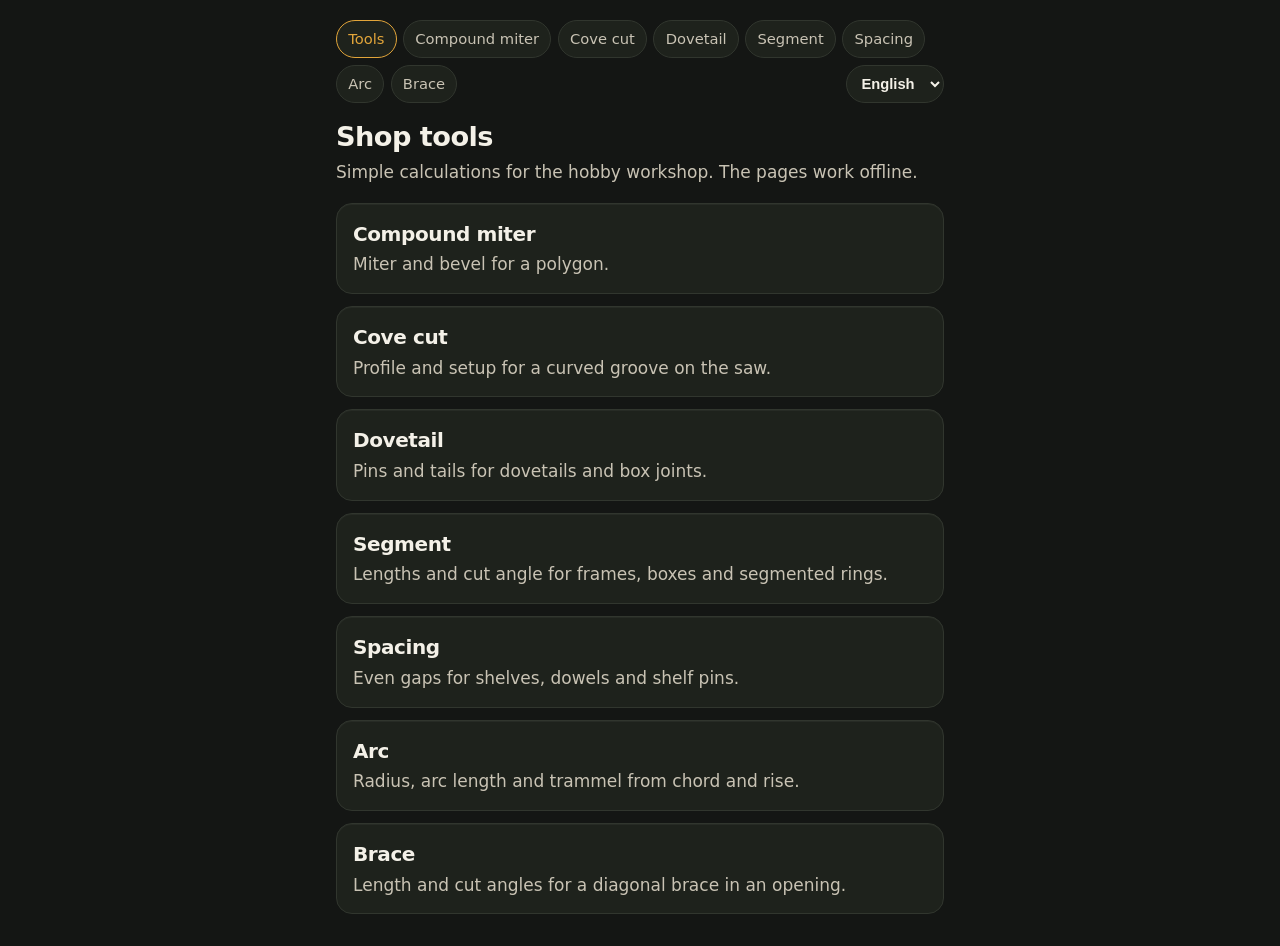
<file: index.html>
<!DOCTYPE html>
<html lang="no">
<head>
  <meta charset="utf-8">
  <meta name="viewport" content="width=device-width, initial-scale=1">
  <meta name="color-scheme" content="dark">
  <title>Verkstedverktøy</title>
  <link rel="stylesheet" href="site.css">
</head>
<body>
  <main>
    <nav class="sitenav" id="sitenav">
      <a href="index.html" data-nav="home">Verktøy</a>
      <a href="miter.html" data-nav="miter">Sammensatt gjæring</a>
      <a href="cove.html" data-nav="cove">Hulkil</a>
      <a href="dovetail.html" data-nav="dovetail">Svalehale</a>
      <a href="segment.html" data-nav="segment">Segment</a>
      <a href="spacing.html" data-nav="spacing">Fordeling</a>
      <a href="arc.html" data-nav="arc">Bue</a>
      <a href="brace.html" data-nav="brace">Avstiver</a>
      <select id="langs" aria-label="Språk">
        <option value="no" lang="no">Norsk</option>
        <option value="sv" lang="sv">Svenska</option>
        <option value="da" lang="da">Dansk</option>
        <option value="fi" lang="fi">Suomi</option>
        <option value="en" lang="en">English</option>
      </select>
    </nav>
    <header>
      <h1 id="site-title">Verkstedverktøy</h1>
      <p id="site-intro">Enkle regnestykker for hobbyverkstedet. Sidene virker uten nett.</p>
    </header>
    <div class="tools">
      <a class="toolcard" href="miter.html">
        <h2 id="link-miter-name">Sammensatt gjæring</h2>
        <p id="link-miter-blurb">Gjæring og bladhelling for en mangekant.</p>
      </a>
      <a class="toolcard" href="cove.html">
        <h2 id="link-cove-name">Hulkil</h2>
        <p id="link-cove-blurb">Sporprofil og oppsett for et buet spor på sagen.</p>
      </a>
      <a class="toolcard" href="dovetail.html">
        <h2 id="link-dovetail-name">Svalehale</h2>
        <p id="link-dovetail-blurb">Pinner og haler for svalehale og fingerskjøt.</p>
      </a>
      <a class="toolcard" href="segment.html">
        <h2 id="link-segment-name">Segment</h2>
        <p id="link-segment-blurb">Lengder og kappvinkel for ramme, boks og segmentring.</p>
      </a>
      <a class="toolcard" href="spacing.html">
        <h2 id="link-spacing-name">Fordeling</h2>
        <p id="link-spacing-blurb">Jevne mellomrom for hyller, dybler og hyllepinner.</p>
      </a>
      <a class="toolcard" href="arc.html">
        <h2 id="link-arc-name">Bue</h2>
        <p id="link-arc-blurb">Radius, buelengde og trammel fra korde og pil.</p>
      </a>
      <a class="toolcard" href="brace.html">
        <h2 id="link-brace-name">Avstiver</h2>
        <p id="link-brace-blurb">Lengde og kappvinkel for skråstag i en lysåpning.</p>
      </a>
    </div>
  </main>
  <script src="site.js"></script>
  <script>
    Workshop.init({ page: "home" });
  </script>
</body>
</html>
</file>
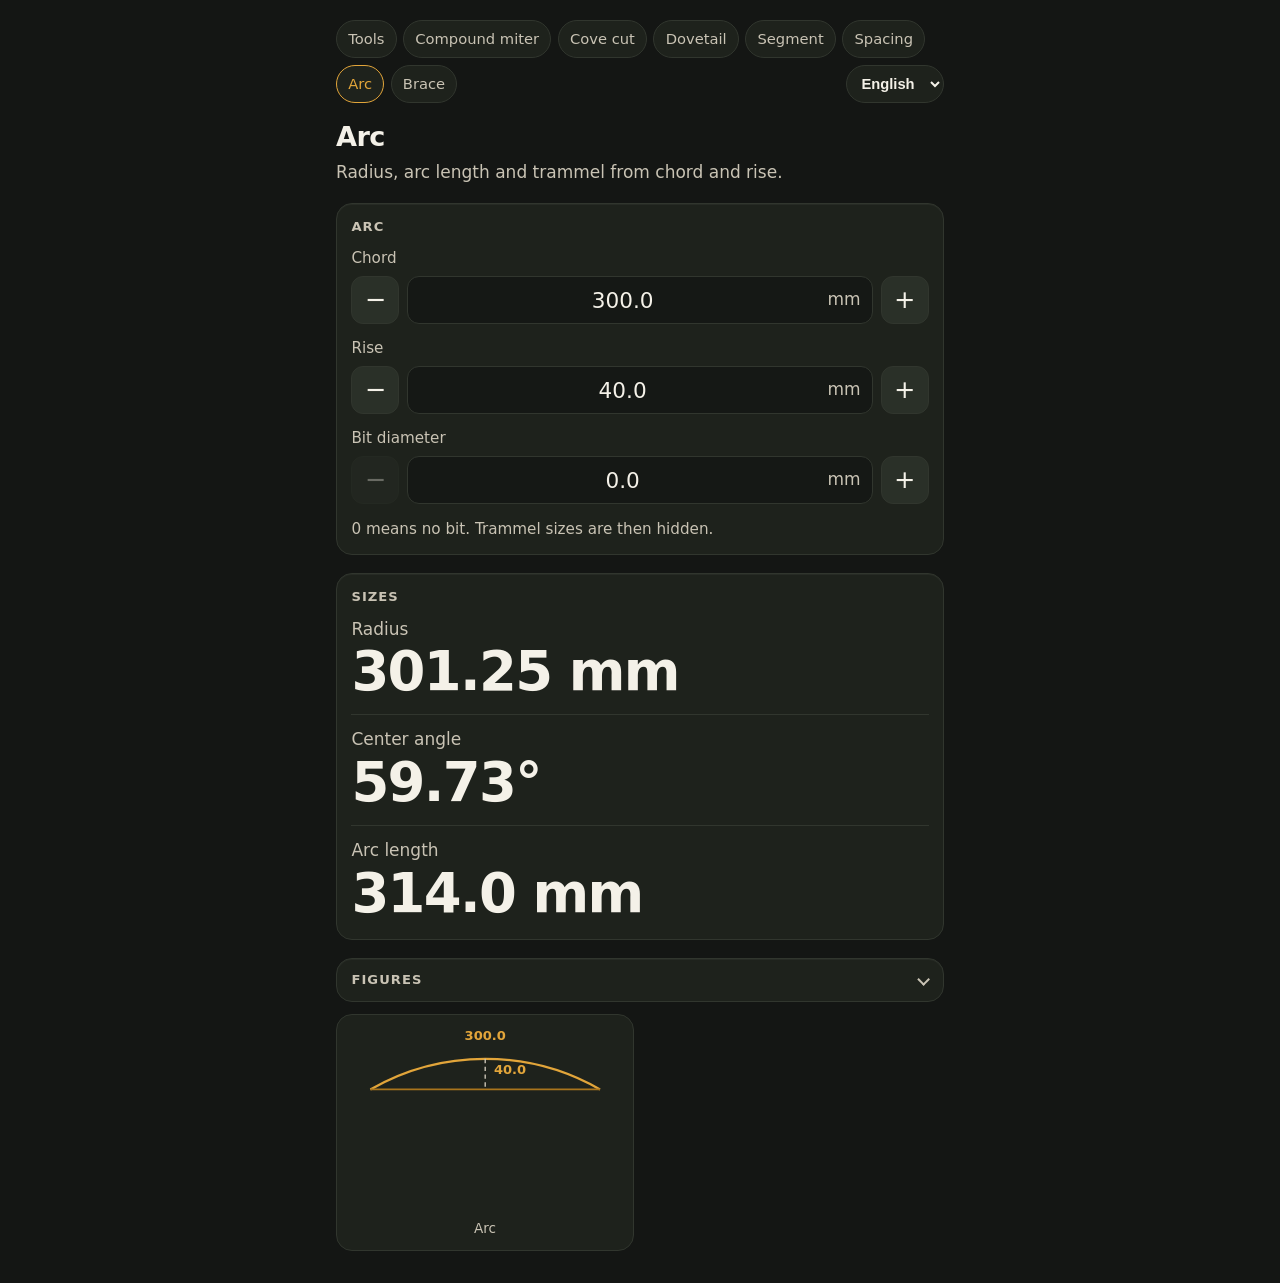
<file: arc.html>
<!DOCTYPE html>
<html lang="no">
<head>
  <meta charset="utf-8">
  <meta name="viewport" content="width=device-width, initial-scale=1">
  <meta name="color-scheme" content="dark">
  <title>Bue</title>
  <link rel="stylesheet" href="site.css">
</head>
<body>
  <main>
    <nav class="sitenav" id="sitenav">
      <a href="index.html" data-nav="home">Verktøy</a>
      <a href="miter.html" data-nav="miter">Sammensatt gjæring</a>
      <a href="cove.html" data-nav="cove">Hulkil</a>
      <a href="dovetail.html" data-nav="dovetail">Svalehale</a>
      <a href="segment.html" data-nav="segment">Segment</a>
      <a href="spacing.html" data-nav="spacing">Fordeling</a>
      <a href="arc.html" data-nav="arc">Bue</a>
      <a href="brace.html" data-nav="brace">Avstiver</a>
      <select id="langs" aria-label="Språk">
        <option value="no" lang="no">Norsk</option>
        <option value="sv" lang="sv">Svenska</option>
        <option value="da" lang="da">Dansk</option>
        <option value="fi" lang="fi">Suomi</option>
        <option value="en" lang="en">English</option>
      </select>
    </nav>
    <header>
      <h1 id="title">Bue</h1>
      <p id="intro">Radius, buelengde og trammel fra korde og pil.</p>
    </header>

    <section class="panel" id="inputs-panel">
      <h2 id="inputs-heading">Bue</h2>
      <div class="field">
        <label id="chord-label" for="chord">Korde</label>
        <div class="stepper">
          <button type="button" id="chord-dec" aria-label="Kortere">−</button>
          <div class="measure">
            <input id="chord" type="text" inputmode="decimal" value="300" autocomplete="off">
            <span>mm</span>
          </div>
          <button type="button" id="chord-inc" aria-label="Lengre">+</button>
        </div>
      </div>
      <div class="field">
        <label id="rise-label" for="rise">Pilhøyde</label>
        <div class="stepper">
          <button type="button" id="rise-dec" aria-label="Lavere">−</button>
          <div class="measure">
            <input id="rise" type="text" inputmode="decimal" value="40" autocomplete="off">
            <span>mm</span>
          </div>
          <button type="button" id="rise-inc" aria-label="Høyere">+</button>
        </div>
      </div>
      <div class="field">
        <label id="bit-label" for="bit">Fresdiameter</label>
        <div class="stepper">
          <button type="button" id="bit-dec" aria-label="Mindre">−</button>
          <div class="measure">
            <input id="bit" type="text" inputmode="decimal" value="0" autocomplete="off">
            <span>mm</span>
          </div>
          <button type="button" id="bit-inc" aria-label="Større">+</button>
        </div>
        <p class="note" id="bit-hint">0 betyr uten fres. Da skjules trammelmålene.</p>
      </div>
    </section>

    <section class="panel results" id="results-panel" aria-live="polite">
      <h2 id="results-heading">Mål</h2>
      <div class="result">
        <span class="result-label" id="radius-label">Radius</span>
        <p class="value" id="radius">—</p>
      </div>
      <div class="result">
        <span class="result-label" id="angle-label">Sentervinkel</span>
        <p class="value" id="angle">—</p>
      </div>
      <div class="result">
        <span class="result-label" id="arc-label">Buelengde</span>
        <p class="value" id="arclen">—</p>
      </div>
      <div class="result" id="trammel-result" hidden>
        <span class="result-label" id="trammel-label">Til trammel</span>
        <p class="value" id="trammel">—</p>
        <p class="hint" id="trammel-hint">Senter til bitens akse.</p>
      </div>
      <div class="result" id="edge-result" hidden>
        <span class="result-label" id="edge-label">Til kuttekant</span>
        <p class="value" id="edge">—</p>
      </div>
      <p class="limit" id="limit" hidden></p>
    </section>

    <details class="fold figures-fold" id="figures-fold" open>
      <summary>
        <span class="fold-label" id="figures-heading">Figurer</span>
      </summary>
      <div class="figures" id="figures-panel">
        <figure>
          <svg id="arc-svg" viewBox="0 0 320 220" role="img" aria-labelledby="arc-cap"></svg>
          <figcaption id="arc-cap">Bue</figcaption>
        </figure>
      </div>
    </details>
  </main>
  <script src="site.js"></script>
  <script>
    var TEXT = {
      no: {
        title: "Bue",
        intro: "Radius, buelengde og trammel fra korde og pil.",
        inputs: "Bue",
        chord: "Korde",
        rise: "Pilhøyde",
        bit: "Fresdiameter",
        bitHint: "0 betyr uten fres. Da skjules trammelmålene.",
        shorter: "Kortere",
        longer: "Lengre",
        lower: "Lavere",
        higher: "Høyere",
        less: "Mindre",
        greater: "Større",
        results: "Mål",
        radius: "Radius",
        angle: "Sentervinkel",
        arc: "Buelengde",
        trammel: "Til trammel",
        trammelHint: "Senter til bitens akse.",
        edge: "Til kuttekant",
        figure: "Bue",
        figures: "Figurer",
        invalid: "Sjekk målene. Korde og pilhøyde må være positive.",
        riseLimit: "Pilhøyden må være større enn null og høyst halvparten av korden."
      },
      sv: {
        title: "Båge",
        intro: "Radie, båglängd och trammel från korda och pilhöjd.",
        inputs: "Båge",
        chord: "Korda",
        rise: "Pilhöjd",
        bit: "Fräsdiameter",
        bitHint: "0 betyder utan fräs. Då döljs trammelmåtten.",
        shorter: "Kortare",
        longer: "Längre",
        lower: "Lägre",
        higher: "Högre",
        less: "Mindre",
        greater: "Större",
        results: "Mått",
        radius: "Radie",
        angle: "Centrumvinkel",
        arc: "Båglängd",
        trammel: "Till trammel",
        trammelHint: "Centrum till fräsens axel.",
        edge: "Till skäregg",
        figure: "Båge",
        figures: "Figurer",
        invalid: "Kontrollera måtten. Korda och pilhöjd måste vara positiva.",
        riseLimit: "Pilhöjden måste vara större än noll och högst hälften av kordan."
      },
      da: {
        title: "Bue",
        intro: "Radius, buelængde og trammel fra korde og pilehøjde.",
        inputs: "Bue",
        chord: "Korde",
        rise: "Pilehøjde",
        bit: "Fræsdiameter",
        bitHint: "0 betyder uden fræser. Så skjules trammelmålene.",
        shorter: "Kortere",
        longer: "Længere",
        lower: "Lavere",
        higher: "Højere",
        less: "Mindre",
        greater: "Større",
        results: "Mål",
        radius: "Radius",
        angle: "Centervinkel",
        arc: "Buelængde",
        trammel: "Til trammel",
        trammelHint: "Center til fræserens akse.",
        edge: "Til skærekant",
        figure: "Bue",
        figures: "Figurer",
        invalid: "Tjek målene. Korde og pilehøjde skal være positive.",
        riseLimit: "Pilehøjden skal være større end nul og højst halvdelen af korden."
      },
      fi: {
        title: "Kaari",
        intro: "Säde, kaaren pituus ja trammeli jänteestä ja nuolesta.",
        inputs: "Kaari",
        chord: "Jänne",
        rise: "Nuoli",
        bit: "Jyrsimen halkaisija",
        bitHint: "0 tarkoittaa ilman jyrsintä. Silloin trammelimitat piilotetaan.",
        shorter: "Lyhyempi",
        longer: "Pidempi",
        lower: "Matalampi",
        higher: "Korkeampi",
        less: "Pienempi",
        greater: "Suurempi",
        results: "Mitat",
        radius: "Säde",
        angle: "Keskikulma",
        arc: "Kaaren pituus",
        trammel: "Trammeliin",
        trammelHint: "Keskipisteestä jyrsimen akseliin.",
        edge: "Leikkuureunaan",
        figure: "Kaari",
        figures: "Kuvat",
        invalid: "Tarkista mitat. Jänteen ja nuolen on oltava positiivisia.",
        riseLimit: "Nuolen on oltava suurempi kuin nolla ja enintään puolet jänteestä."
      },
      en: {
        title: "Arc",
        intro: "Radius, arc length and trammel from chord and rise.",
        inputs: "Arc",
        chord: "Chord",
        rise: "Rise",
        bit: "Bit diameter",
        bitHint: "0 means no bit. Trammel sizes are then hidden.",
        shorter: "Shorter",
        longer: "Longer",
        lower: "Lower",
        higher: "Higher",
        less: "Less",
        greater: "More",
        results: "Sizes",
        radius: "Radius",
        angle: "Center angle",
        arc: "Arc length",
        trammel: "To trammel",
        trammelHint: "Center to the bit axis.",
        edge: "To cut edge",
        figure: "Arc",
        figures: "Figures",
        invalid: "Check the sizes. Chord and rise must be positive.",
        riseLimit: "Rise must be greater than zero and at most half the chord."
      }
    };

    var state = { c: 300, h: 40, d: 0 };
    var fields = {
      chord: document.getElementById("chord"),
      rise: document.getElementById("rise"),
      bit: document.getElementById("bit")
    };

    function t(key) { return TEXT[Workshop.lang()][key]; }
    function formatMm(value, digits) {
      return Workshop.formatNumber(value, digits == null ? 1 : digits);
    }
    function formatDeg(value) {
      return Workshop.formatNumber(value, 2) + "°";
    }
    function writeField(el, value, digits) {
      if (document.activeElement === el) return;
      el.value = formatMm(value, digits);
    }

    function compute() {
      var c = state.c;
      var h = state.h;
      var d = state.d;
      if (!(c > 0) || !(h > 0)) return { error: "invalid" };
      if (h > c / 2 + 1e-9) return { error: "riseLimit" };
      var R = (c * c) / (8 * h) + h / 2;
      var theta = 2 * Math.atan2(c / 2, R - h);
      var arc = R * theta;
      return {
        R: R,
        deg: theta * 180 / Math.PI,
        arc: arc,
        d: d,
        c: c,
        h: h,
        trammel: R,
        edge: d > 0 ? R - d / 2 : null
      };
    }

    function showError(code) {
      document.getElementById("radius").textContent = "—";
      document.getElementById("angle").textContent = "—";
      document.getElementById("arclen").textContent = "—";
      document.getElementById("trammel-result").hidden = true;
      document.getElementById("edge-result").hidden = true;
      var limit = document.getElementById("limit");
      limit.hidden = false;
      limit.textContent = t(code);
      document.getElementById("arc-svg").innerHTML = "";
    }

    function renderArc(result) {
      var svg = document.getElementById("arc-svg");
      var pad = 28;
      var maxW = 320 - 2 * pad;
      var maxH = 150;
      var scale = Math.min(maxW / result.c, maxH / Math.max(result.h, result.R - (result.R - result.h)));
      var chordW = result.c * scale;
      var riseH = result.h * scale;
      var Rpx = result.R * scale;
      var cx = 160;
      var chordY = 40 + riseH;
      var cy = chordY - (Rpx - riseH);
      var x1 = cx - chordW / 2;
      var x2 = cx + chordW / 2;
      var start = Math.atan2(chordY - cy, x1 - cx);
      var end = Math.atan2(chordY - cy, x2 - cx);
      var large = result.deg > 180 ? 1 : 0;
      var sx = cx + Rpx * Math.cos(start);
      var sy = cy + Rpx * Math.sin(start);
      var ex = cx + Rpx * Math.cos(end);
      var ey = cy + Rpx * Math.sin(end);
      svg.innerHTML =
        '<path class="cove-curve" d="M ' + sx.toFixed(1) + " " + sy.toFixed(1) +
          " A " + Rpx.toFixed(1) + " " + Rpx.toFixed(1) + " 0 " + large + " 1 " +
          ex.toFixed(1) + " " + ey.toFixed(1) + '"/>' +
        '<line class="joint-seam" x1="' + x1.toFixed(1) + '" y1="' + chordY.toFixed(1) +
          '" x2="' + x2.toFixed(1) + '" y2="' + chordY.toFixed(1) + '"/>' +
        '<line class="plumb" x1="' + cx.toFixed(1) + '" y1="' + (chordY - riseH).toFixed(1) +
          '" x2="' + cx.toFixed(1) + '" y2="' + chordY.toFixed(1) + '"/>' +
        '<circle class="apex" cx="' + cx.toFixed(1) + '" cy="' + cy.toFixed(1) + '" r="3.5"/>' +
        '<text class="dim-label" x="160" y="18" text-anchor="middle">' + formatMm(result.c, 1) + "</text>" +
        '<text class="dim-label" x="' + (cx + 10).toFixed(1) + '" y="' + (chordY - riseH / 2).toFixed(1) + '">' +
          formatMm(result.h, 1) + "</text>";
    }

    function render() {
      writeField(fields.chord, state.c, 1);
      writeField(fields.rise, state.h, 1);
      writeField(fields.bit, state.d, 1);
      document.getElementById("chord-dec").disabled = state.c <= 1;
      document.getElementById("chord-inc").disabled = state.c >= 9999;
      document.getElementById("rise-dec").disabled = state.h <= 0.1;
      document.getElementById("rise-inc").disabled = state.h >= state.c / 2;
      document.getElementById("bit-dec").disabled = state.d <= 0;
      document.getElementById("bit-inc").disabled = state.d >= 200;
      saveState();
      var result = compute();
      if (result.error) {
        showError(result.error);
        return;
      }
      document.getElementById("radius").textContent = formatMm(result.R, 2) + " mm";
      document.getElementById("angle").textContent = formatDeg(result.deg);
      document.getElementById("arclen").textContent = formatMm(result.arc, 1) + " mm";
      var showBit = result.d > 0;
      document.getElementById("trammel-result").hidden = !showBit;
      document.getElementById("edge-result").hidden = !showBit;
      if (showBit) {
        document.getElementById("trammel").textContent = formatMm(result.trammel, 2) + " mm";
        document.getElementById("edge").textContent = formatMm(result.edge, 2) + " mm";
      }
      document.getElementById("limit").hidden = true;
      renderArc(result);
      document.getElementById("arc-cap").textContent = t("figure");
    }

    function saveState() {
      try { localStorage.setItem("makercalc-arc", JSON.stringify(state)); } catch (err) { /* keep */ }
    }
    function loadState() {
      try {
        var raw = localStorage.getItem("makercalc-arc");
        if (!raw) return;
        var data = JSON.parse(raw);
        if (data.c > 0) state.c = data.c;
        if (data.h > 0) state.h = data.h;
        if (typeof data.d === "number" && data.d >= 0) state.d = data.d;
      } catch (err) { /* defaults */ }
    }

    function nudge(key, delta, min, max) {
      var next = Math.round((state[key] + delta) * 10) / 10;
      if (next < min) next = min;
      if (next > max) next = max;
      state[key] = next;
      render();
    }

    function onMeasure(el, assign) {
      el.addEventListener("input", function () {
        var raw = el.value.trim();
        if (raw === "" || /[.,]$/.test(raw)) return;
        var value = Workshop.parseNumber(raw);
        if (value === null) return;
        assign(value);
        render();
      });
    }

    onMeasure(fields.chord, function (v) { state.c = v; });
    onMeasure(fields.rise, function (v) { state.h = v; });
    onMeasure(fields.bit, function (v) { state.d = Math.max(0, v); });

    document.getElementById("chord-dec").addEventListener("click", function () { nudge("c", -1, 1, 9999); });
    document.getElementById("chord-inc").addEventListener("click", function () { nudge("c", 1, 1, 9999); });
    document.getElementById("rise-dec").addEventListener("click", function () { nudge("h", -1, 0.1, state.c / 2); });
    document.getElementById("rise-inc").addEventListener("click", function () { nudge("h", 1, 0.1, state.c / 2); });
    document.getElementById("bit-dec").addEventListener("click", function () { nudge("d", -1, 0, 200); });
    document.getElementById("bit-inc").addEventListener("click", function () { nudge("d", 1, 0, 200); });

    function applyPage() {
      document.title = t("title");
      document.getElementById("title").textContent = t("title");
      document.getElementById("intro").textContent = t("intro");
      document.getElementById("inputs-heading").textContent = t("inputs");
      document.getElementById("chord-label").textContent = t("chord");
      document.getElementById("rise-label").textContent = t("rise");
      document.getElementById("bit-label").textContent = t("bit");
      document.getElementById("bit-hint").textContent = t("bitHint");
      document.getElementById("chord-dec").setAttribute("aria-label", t("shorter"));
      document.getElementById("chord-inc").setAttribute("aria-label", t("longer"));
      document.getElementById("rise-dec").setAttribute("aria-label", t("lower"));
      document.getElementById("rise-inc").setAttribute("aria-label", t("higher"));
      document.getElementById("bit-dec").setAttribute("aria-label", t("less"));
      document.getElementById("bit-inc").setAttribute("aria-label", t("greater"));
      document.getElementById("results-heading").textContent = t("results");
      document.getElementById("radius-label").textContent = t("radius");
      document.getElementById("angle-label").textContent = t("angle");
      document.getElementById("arc-label").textContent = t("arc");
      document.getElementById("trammel-label").textContent = t("trammel");
      document.getElementById("trammel-hint").textContent = t("trammelHint");
      document.getElementById("edge-label").textContent = t("edge");
      document.getElementById("figures-heading").textContent = t("figures");
      document.getElementById("figures-panel").setAttribute("aria-label", t("figures"));
      render();
    }

    loadState();
    Workshop.init({ page: "arc", onChange: applyPage });
  </script>
</body>
</html>
</file>
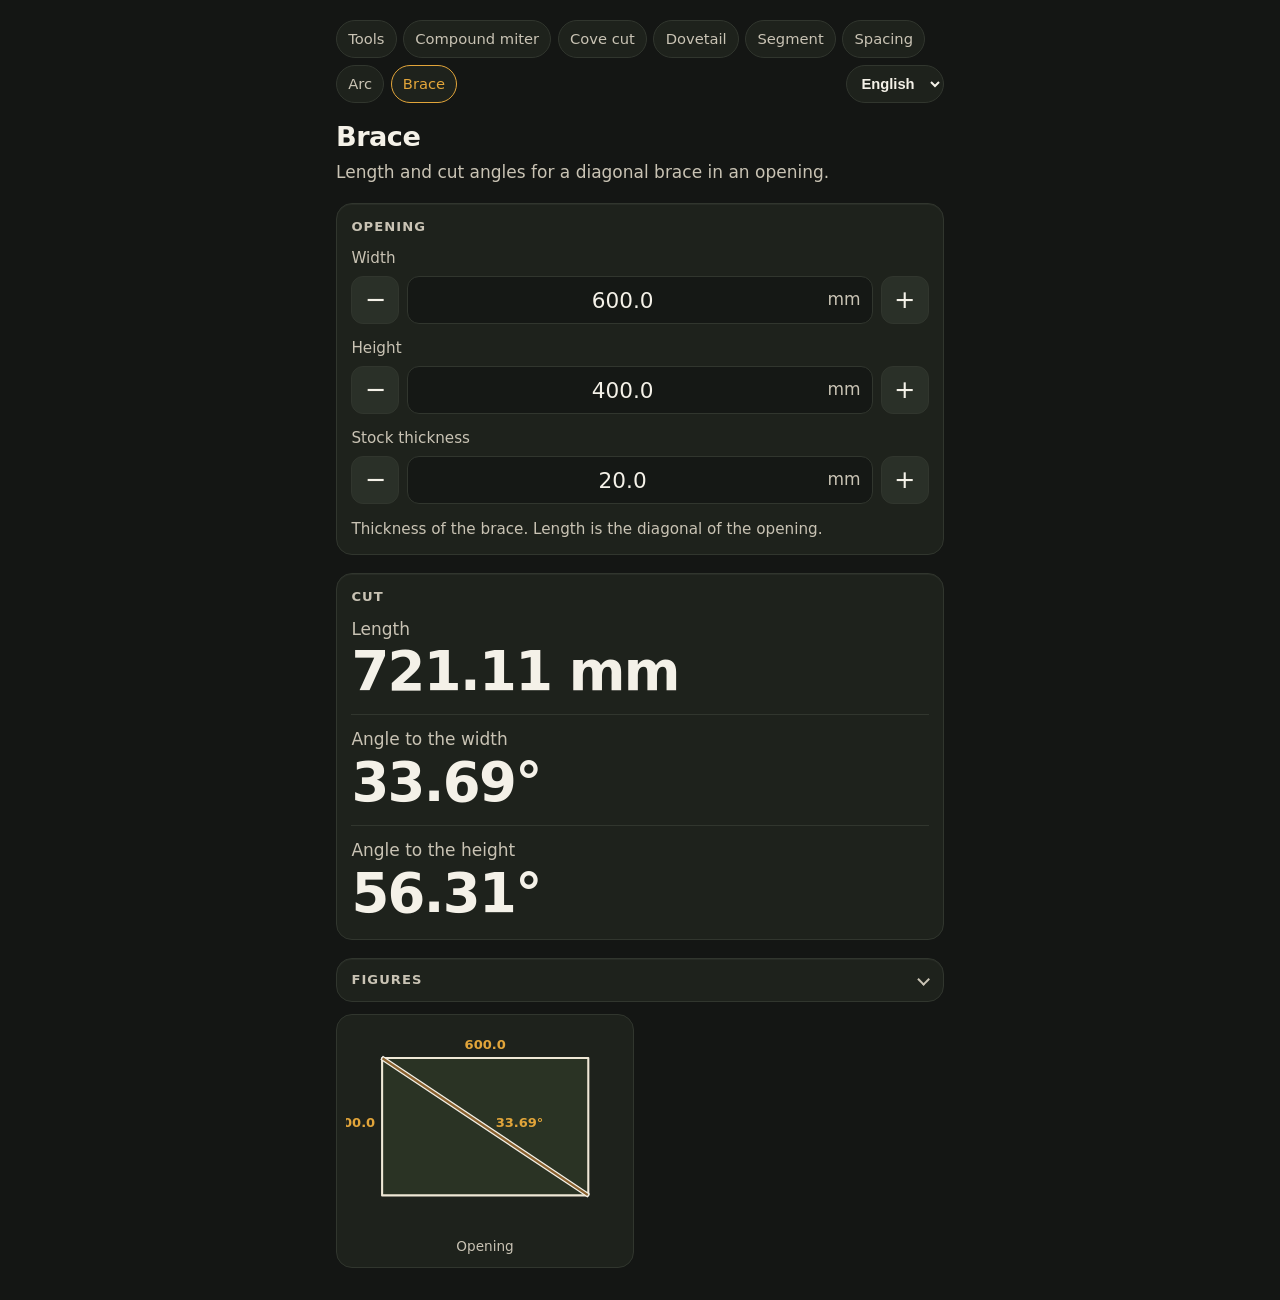
<file: brace.html>
<!DOCTYPE html>
<html lang="no">
<head>
  <meta charset="utf-8">
  <meta name="viewport" content="width=device-width, initial-scale=1">
  <meta name="color-scheme" content="dark">
  <title>Avstiver</title>
  <link rel="stylesheet" href="site.css">
</head>
<body>
  <main>
    <nav class="sitenav" id="sitenav">
      <a href="index.html" data-nav="home">Verktøy</a>
      <a href="miter.html" data-nav="miter">Sammensatt gjæring</a>
      <a href="cove.html" data-nav="cove">Hulkil</a>
      <a href="dovetail.html" data-nav="dovetail">Svalehale</a>
      <a href="segment.html" data-nav="segment">Segment</a>
      <a href="spacing.html" data-nav="spacing">Fordeling</a>
      <a href="arc.html" data-nav="arc">Bue</a>
      <a href="brace.html" data-nav="brace">Avstiver</a>
      <select id="langs" aria-label="Språk">
        <option value="no" lang="no">Norsk</option>
        <option value="sv" lang="sv">Svenska</option>
        <option value="da" lang="da">Dansk</option>
        <option value="fi" lang="fi">Suomi</option>
        <option value="en" lang="en">English</option>
      </select>
    </nav>
    <header>
      <h1 id="title">Avstiver</h1>
      <p id="intro">Lengde og kappvinkel for skråstag i en lysåpning.</p>
    </header>

    <section class="panel" id="inputs-panel">
      <h2 id="inputs-heading">Lysåpning</h2>
      <div class="field">
        <label id="width-label" for="width">Bredde</label>
        <div class="stepper">
          <button type="button" id="width-dec" aria-label="Smalere">−</button>
          <div class="measure">
            <input id="width" type="text" inputmode="decimal" value="600" autocomplete="off">
            <span>mm</span>
          </div>
          <button type="button" id="width-inc" aria-label="Bredere">+</button>
        </div>
      </div>
      <div class="field">
        <label id="height-label" for="height">Høyde</label>
        <div class="stepper">
          <button type="button" id="height-dec" aria-label="Lavere">−</button>
          <div class="measure">
            <input id="height" type="text" inputmode="decimal" value="400" autocomplete="off">
            <span>mm</span>
          </div>
          <button type="button" id="height-inc" aria-label="Høyere">+</button>
        </div>
      </div>
      <div class="field">
        <label id="thick-label" for="thick">Listetykkelse</label>
        <div class="stepper">
          <button type="button" id="thick-dec" aria-label="Tynnere">−</button>
          <div class="measure">
            <input id="thick" type="text" inputmode="decimal" value="20" autocomplete="off">
            <span>mm</span>
          </div>
          <button type="button" id="thick-inc" aria-label="Tykkere">+</button>
        </div>
        <p class="note" id="thick-hint">Emnets tykkelse. Lengden er diagonalen i lysmålet.</p>
      </div>
    </section>

    <section class="panel results" id="results-panel" aria-live="polite">
      <h2 id="results-heading">Kapp</h2>
      <div class="result">
        <span class="result-label" id="length-label">Lengde</span>
        <p class="value" id="length">—</p>
      </div>
      <div class="result">
        <span class="result-label" id="angle-w-label">Vinkel mot bredde</span>
        <p class="value" id="angle-w">—</p>
      </div>
      <div class="result">
        <span class="result-label" id="angle-h-label">Vinkel mot høyde</span>
        <p class="value" id="angle-h">—</p>
      </div>
      <p class="limit" id="limit" hidden></p>
    </section>

    <details class="fold figures-fold" id="figures-fold" open>
      <summary>
        <span class="fold-label" id="figures-heading">Figurer</span>
      </summary>
      <div class="figures" id="figures-panel">
        <figure>
          <svg id="brace-svg" viewBox="0 0 320 240" role="img" aria-labelledby="brace-cap"></svg>
          <figcaption id="brace-cap">Lysåpning</figcaption>
        </figure>
      </div>
    </details>
  </main>
  <script src="site.js"></script>
  <script>
    var TEXT = {
      no: {
        title: "Avstiver",
        intro: "Lengde og kappvinkel for skråstag i en lysåpning.",
        inputs: "Lysåpning",
        width: "Bredde",
        height: "Høyde",
        thick: "Listetykkelse",
        thickHint: "Emnets tykkelse. Lengden er diagonalen i lysmålet.",
        narrower: "Smalere",
        wider: "Bredere",
        lower: "Lavere",
        higher: "Høyere",
        thinner: "Tynnere",
        thicker: "Tykkere",
        results: "Kapp",
        length: "Lengde",
        angleW: "Vinkel mot bredde",
        angleH: "Vinkel mot høyde",
        figure: "Lysåpning",
        figures: "Figurer",
        invalid: "Sjekk målene. Bredde og høyde må være større enn null."
      },
      sv: {
        title: "Sträva",
        intro: "Längd och kappvinkel för snedstag i en öppning.",
        inputs: "Öppning",
        width: "Bredd",
        height: "Höjd",
        thick: "Listtjocklek",
        thickHint: "Ämnets tjocklek. Längden är diagonalen i öppningen.",
        narrower: "Smalare",
        wider: "Bredare",
        lower: "Lägre",
        higher: "Högre",
        thinner: "Tunnare",
        thicker: "Tjockare",
        results: "Kap",
        length: "Längd",
        angleW: "Vinkel mot bredd",
        angleH: "Vinkel mot höjd",
        figure: "Öppning",
        figures: "Figurer",
        invalid: "Kontrollera måtten. Bredd och höjd måste vara större än noll."
      },
      da: {
        title: "Afstiver",
        intro: "Længde og kappevinkel til skråstag i en lysning.",
        inputs: "Lysning",
        width: "Bredde",
        height: "Højde",
        thick: "Listetykkelse",
        thickHint: "Emnets tykkelse. Længden er diagonalen i lysningen.",
        narrower: "Smallere",
        wider: "Bredere",
        lower: "Lavere",
        higher: "Højere",
        thinner: "Tyndere",
        thicker: "Tykkere",
        results: "Kap",
        length: "Længde",
        angleW: "Vinkel mod bredde",
        angleH: "Vinkel mod højde",
        figure: "Lysning",
        figures: "Figurer",
        invalid: "Tjek målene. Bredde og højde skal være større end nul."
      },
      fi: {
        title: "Tuki",
        intro: "Pituus ja katkaisukulma vinotuelle aukon sisällä.",
        inputs: "Aukko",
        width: "Leveys",
        height: "Korkeus",
        thick: "Listan paksuus",
        thickHint: "Aihion paksuus. Pituus on aukon diagonaali.",
        narrower: "Kapeampi",
        wider: "Leveämpi",
        lower: "Matalampi",
        higher: "Korkeampi",
        thinner: "Ohuempi",
        thicker: "Paksumpi",
        results: "Katkaisu",
        length: "Pituus",
        angleW: "Kulma leveyteen",
        angleH: "Kulma korkeuteen",
        figure: "Aukko",
        figures: "Kuvat",
        invalid: "Tarkista mitat. Leveyden ja korkeuden on oltava suurempia kuin nolla."
      },
      en: {
        title: "Brace",
        intro: "Length and cut angles for a diagonal brace in an opening.",
        inputs: "Opening",
        width: "Width",
        height: "Height",
        thick: "Stock thickness",
        thickHint: "Thickness of the brace. Length is the diagonal of the opening.",
        narrower: "Narrower",
        wider: "Wider",
        lower: "Lower",
        higher: "Higher",
        thinner: "Thinner",
        thicker: "Thicker",
        results: "Cut",
        length: "Length",
        angleW: "Angle to the width",
        angleH: "Angle to the height",
        figure: "Opening",
        figures: "Figures",
        invalid: "Check the sizes. Width and height must be greater than zero."
      }
    };

    var state = { w: 600, h: 400, t: 20 };
    var fields = {
      width: document.getElementById("width"),
      height: document.getElementById("height"),
      thick: document.getElementById("thick")
    };

    function t(key) { return TEXT[Workshop.lang()][key]; }
    function formatMm(value, digits) {
      return Workshop.formatNumber(value, digits == null ? 1 : digits);
    }
    function formatDeg(value) {
      return Workshop.formatNumber(value, 2) + "°";
    }
    function writeField(el, value, digits) {
      if (document.activeElement === el) return;
      el.value = formatMm(value, digits);
    }

    function compute() {
      var w = state.w;
      var h = state.h;
      if (!(w > 0) || !(h > 0)) return { error: "invalid" };
      var L = Math.hypot(w, h);
      var angleW = Math.atan2(h, w) * 180 / Math.PI;
      var angleH = Math.atan2(w, h) * 180 / Math.PI;
      return { L: L, angleW: angleW, angleH: angleH, w: w, h: h, t: state.t };
    }

    function showError(code) {
      document.getElementById("length").textContent = "—";
      document.getElementById("angle-w").textContent = "—";
      document.getElementById("angle-h").textContent = "—";
      var limit = document.getElementById("limit");
      limit.hidden = false;
      limit.textContent = t(code);
      document.getElementById("brace-svg").innerHTML = "";
    }

    function renderFigure(result) {
      var svg = document.getElementById("brace-svg");
      var pad = 36;
      var maxW = 320 - 2 * pad;
      var maxH = 240 - 2 * pad - 10;
      var scale = Math.min(maxW / result.w, maxH / result.h);
      var rw = result.w * scale;
      var rh = result.h * scale;
      var x0 = (320 - rw) / 2;
      var y0 = (220 - rh) / 2 + 8;
      var x1 = x0 + rw;
      var y1 = y0 + rh;
      var thick = Math.max(4, Math.min(18, result.t * scale * 0.35));
      var dx = x1 - x0;
      var dy = y1 - y0;
      var len = Math.hypot(dx, dy);
      var nx = -dy / len * thick / 2;
      var ny = dx / len * thick / 2;
      var brace =
        (x0 + nx).toFixed(1) + "," + (y0 + ny).toFixed(1) + " " +
        (x1 + nx).toFixed(1) + "," + (y1 + ny).toFixed(1) + " " +
        (x1 - nx).toFixed(1) + "," + (y1 - ny).toFixed(1) + " " +
        (x0 - nx).toFixed(1) + "," + (y0 - ny).toFixed(1);
      svg.innerHTML =
        '<rect class="plan-shape" x="' + x0.toFixed(1) + '" y="' + y0.toFixed(1) +
          '" width="' + rw.toFixed(1) + '" height="' + rh.toFixed(1) + '"/>' +
        '<polygon class="joint-pin" points="' + brace + '"/>' +
        '<text class="dim-label" x="160" y="' + (y0 - 10).toFixed(1) + '" text-anchor="middle">' +
          formatMm(result.w, 1) + "</text>" +
        '<text class="dim-label" x="' + (x0 - 8).toFixed(1) + '" y="' + (y0 + rh / 2).toFixed(1) +
          '" text-anchor="end">' + formatMm(result.h, 1) + "</text>" +
        '<text class="dim-label" x="' + ((x0 + x1) / 2 + 12).toFixed(1) + '" y="' +
          ((y0 + y1) / 2).toFixed(1) + '">' + formatDeg(result.angleW) + "</text>";
    }

    function render() {
      writeField(fields.width, state.w, 1);
      writeField(fields.height, state.h, 1);
      writeField(fields.thick, state.t, 1);
      document.getElementById("width-dec").disabled = state.w <= 1;
      document.getElementById("width-inc").disabled = state.w >= 9999;
      document.getElementById("height-dec").disabled = state.h <= 1;
      document.getElementById("height-inc").disabled = state.h >= 9999;
      document.getElementById("thick-dec").disabled = state.t <= 1;
      document.getElementById("thick-inc").disabled = state.t >= 999;
      saveState();
      var result = compute();
      if (result.error) {
        showError(result.error);
        return;
      }
      document.getElementById("length").textContent = formatMm(result.L, 2) + " mm";
      document.getElementById("angle-w").textContent = formatDeg(result.angleW);
      document.getElementById("angle-h").textContent = formatDeg(result.angleH);
      document.getElementById("limit").hidden = true;
      renderFigure(result);
      document.getElementById("brace-cap").textContent = t("figure");
    }

    function saveState() {
      try { localStorage.setItem("makercalc-brace", JSON.stringify(state)); } catch (err) { /* keep */ }
    }
    function loadState() {
      try {
        var raw = localStorage.getItem("makercalc-brace");
        if (!raw) return;
        var data = JSON.parse(raw);
        if (data.w > 0) state.w = data.w;
        if (data.h > 0) state.h = data.h;
        if (data.t > 0) state.t = data.t;
      } catch (err) { /* defaults */ }
    }

    function nudge(key, delta, min, max) {
      var next = Math.round((state[key] + delta) * 10) / 10;
      if (next < min) next = min;
      if (next > max) next = max;
      state[key] = next;
      render();
    }

    function onMeasure(el, assign) {
      el.addEventListener("input", function () {
        var raw = el.value.trim();
        if (raw === "" || /[.,]$/.test(raw)) return;
        var value = Workshop.parseNumber(raw);
        if (value === null) return;
        assign(value);
        render();
      });
    }

    onMeasure(fields.width, function (v) { state.w = v; });
    onMeasure(fields.height, function (v) { state.h = v; });
    onMeasure(fields.thick, function (v) { state.t = v; });

    document.getElementById("width-dec").addEventListener("click", function () { nudge("w", -1, 1, 9999); });
    document.getElementById("width-inc").addEventListener("click", function () { nudge("w", 1, 1, 9999); });
    document.getElementById("height-dec").addEventListener("click", function () { nudge("h", -1, 1, 9999); });
    document.getElementById("height-inc").addEventListener("click", function () { nudge("h", 1, 1, 9999); });
    document.getElementById("thick-dec").addEventListener("click", function () { nudge("t", -1, 1, 999); });
    document.getElementById("thick-inc").addEventListener("click", function () { nudge("t", 1, 1, 999); });

    function applyPage() {
      document.title = t("title");
      document.getElementById("title").textContent = t("title");
      document.getElementById("intro").textContent = t("intro");
      document.getElementById("inputs-heading").textContent = t("inputs");
      document.getElementById("width-label").textContent = t("width");
      document.getElementById("height-label").textContent = t("height");
      document.getElementById("thick-label").textContent = t("thick");
      document.getElementById("thick-hint").textContent = t("thickHint");
      document.getElementById("width-dec").setAttribute("aria-label", t("narrower"));
      document.getElementById("width-inc").setAttribute("aria-label", t("wider"));
      document.getElementById("height-dec").setAttribute("aria-label", t("lower"));
      document.getElementById("height-inc").setAttribute("aria-label", t("higher"));
      document.getElementById("thick-dec").setAttribute("aria-label", t("thinner"));
      document.getElementById("thick-inc").setAttribute("aria-label", t("thicker"));
      document.getElementById("results-heading").textContent = t("results");
      document.getElementById("length-label").textContent = t("length");
      document.getElementById("angle-w-label").textContent = t("angleW");
      document.getElementById("angle-h-label").textContent = t("angleH");
      document.getElementById("figures-heading").textContent = t("figures");
      document.getElementById("figures-panel").setAttribute("aria-label", t("figures"));
      render();
    }

    loadState();
    Workshop.init({ page: "brace", onChange: applyPage });
  </script>
</body>
</html>
</file>
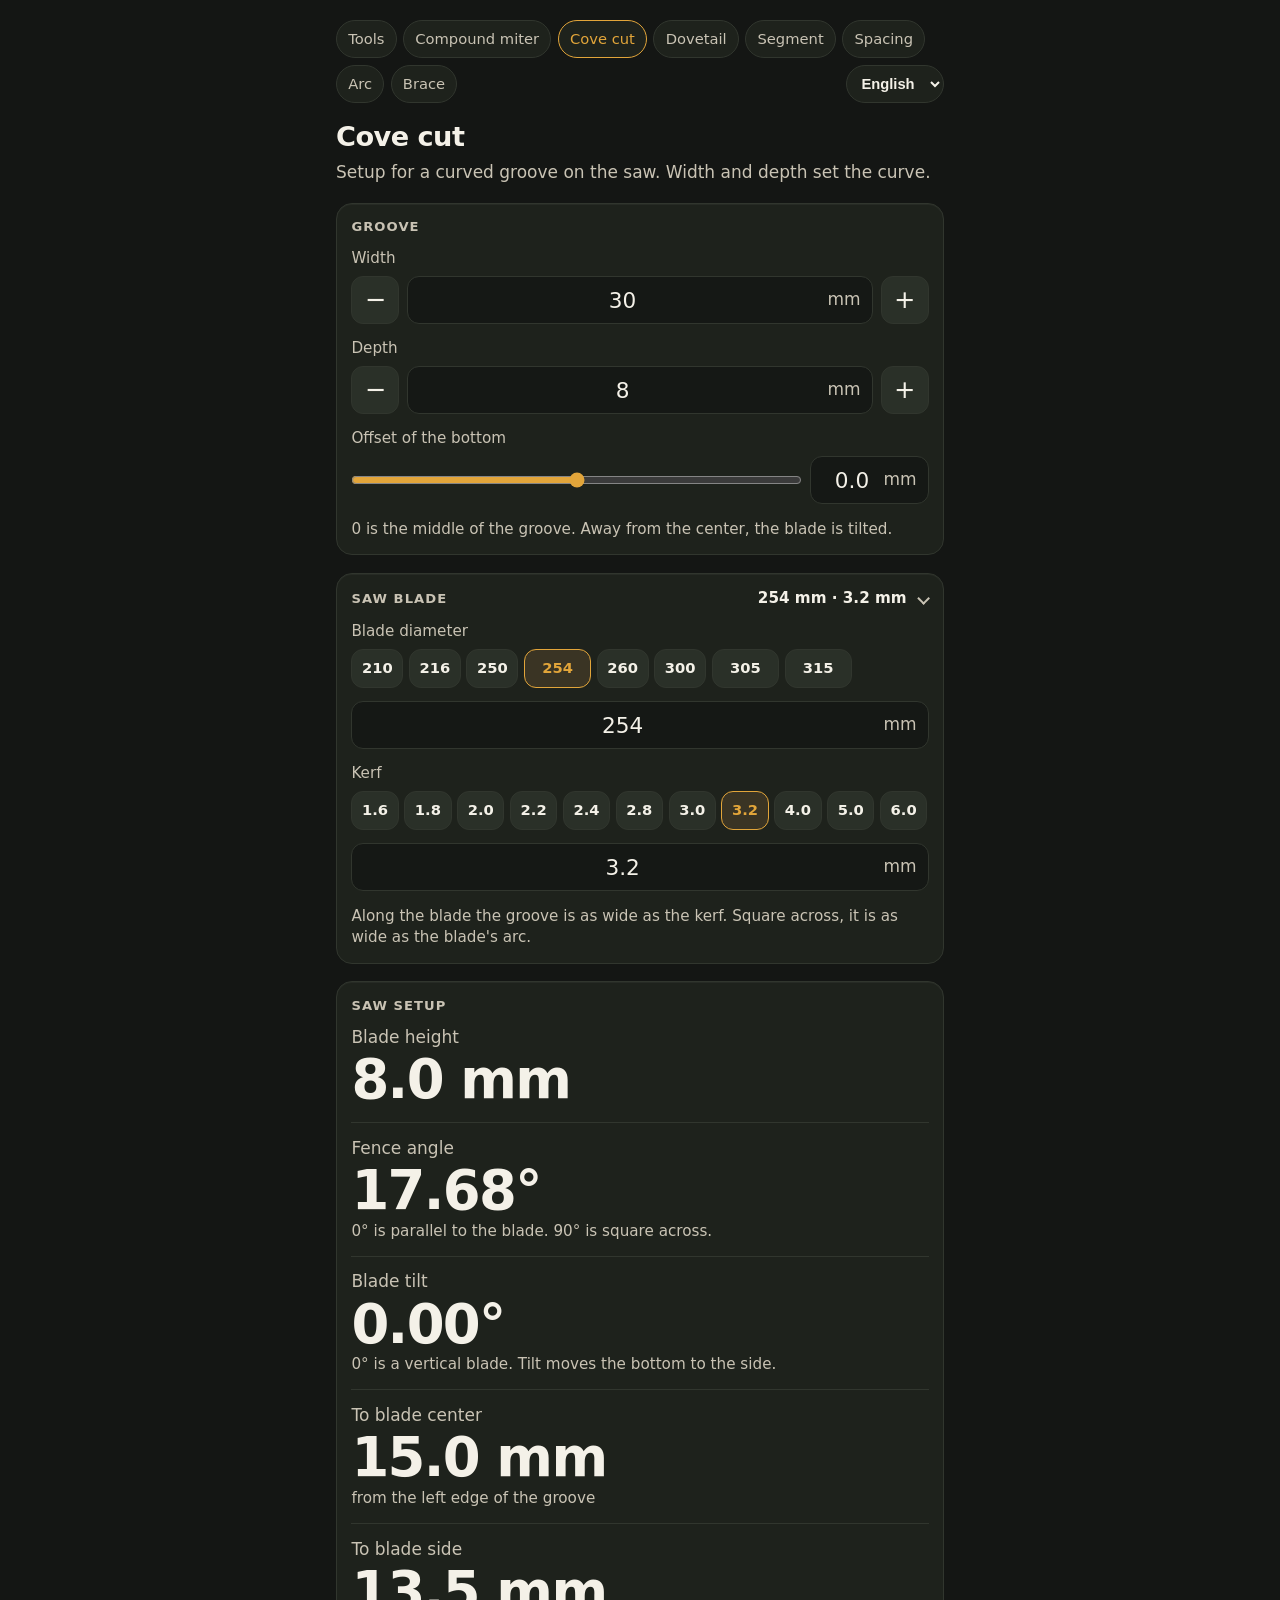
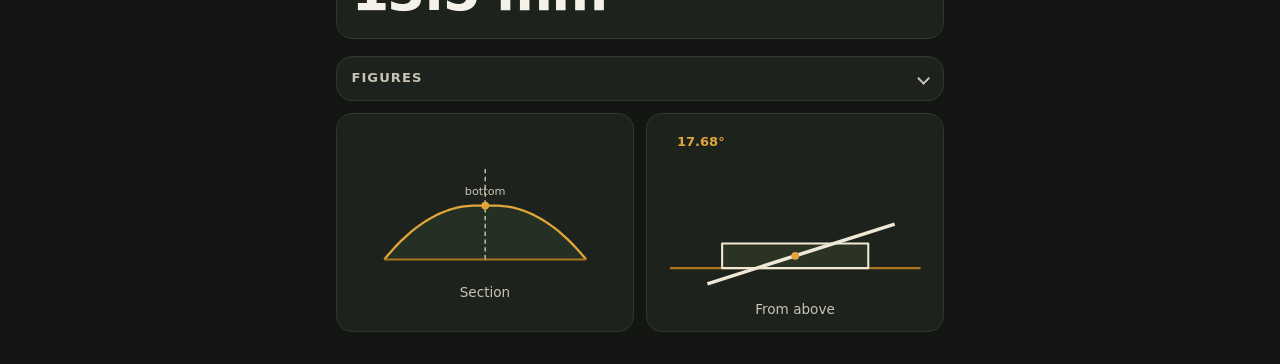
<file: cove.html>
<!DOCTYPE html>
<html lang="no">
<head>
  <meta charset="utf-8">
  <meta name="viewport" content="width=device-width, initial-scale=1">
  <meta name="color-scheme" content="dark">
  <title>Hulkil</title>
  <link rel="stylesheet" href="site.css">
</head>
<body>
  <main>
    <nav class="sitenav" id="sitenav">
      <a href="index.html" data-nav="home">Verktøy</a>
      <a href="miter.html" data-nav="miter">Sammensatt gjæring</a>
      <a href="cove.html" data-nav="cove">Hulkil</a>
      <a href="dovetail.html" data-nav="dovetail">Svalehale</a>
      <a href="segment.html" data-nav="segment">Segment</a>
      <a href="spacing.html" data-nav="spacing">Fordeling</a>
      <a href="arc.html" data-nav="arc">Bue</a>
      <a href="brace.html" data-nav="brace">Avstiver</a>
      <select id="langs" aria-label="Språk">
        <option value="no" lang="no">Norsk</option>
        <option value="sv" lang="sv">Svenska</option>
        <option value="da" lang="da">Dansk</option>
        <option value="fi" lang="fi">Suomi</option>
        <option value="en" lang="en">English</option>
      </select>
    </nav>
    <header>
      <h1 id="title">Hulkil</h1>
      <p id="intro">Oppsett for buet spor på sagen. Bredde og dybde bestemmer buen.</p>
    </header>

    <section class="panel" id="profile-panel">
      <h2 id="profile-heading">Spor</h2>
      <div class="field">
        <label id="width-label" for="width">Bredde</label>
        <div class="stepper">
          <button type="button" id="width-dec" aria-label="Smalere">−</button>
          <div class="measure">
            <input id="width" type="text" inputmode="decimal" value="30" autocomplete="off">
            <span>mm</span>
          </div>
          <button type="button" id="width-inc" aria-label="Bredere">+</button>
        </div>
      </div>
      <div class="field">
        <label id="depth-label" for="depth">Dybde</label>
        <div class="stepper">
          <button type="button" id="depth-dec" aria-label="Grunnere">−</button>
          <div class="measure">
            <input id="depth" type="text" inputmode="decimal" value="8" autocomplete="off">
            <span>mm</span>
          </div>
          <button type="button" id="depth-inc" aria-label="Dypere">+</button>
        </div>
      </div>
      <div class="field">
        <label id="offset-label" for="offset">Forskyvning av bunnpunkt</label>
        <div class="angle-row">
          <input id="offset-range" type="range" min="-15" max="15" step="0.1" value="0" aria-labelledby="offset-label">
          <div class="measure">
            <input id="offset" type="text" inputmode="decimal" value="0" autocomplete="off">
            <span>mm</span>
          </div>
        </div>
        <p class="note" id="offset-hint">0 er midt i sporet.</p>
      </div>
    </section>

    <details class="panel fold" id="blade-panel" open>
      <summary>
        <span class="fold-label" id="blade-heading">Sagblad</span>
        <span class="fold-value" id="blade-summary">254 mm · 3,2 mm</span>
      </summary>
      <div class="field">
        <label id="blade-label" for="blade">Bladdiameter</label>
        <div class="choices" id="blade-choices">
          <button type="button" data-blade="210">210</button>
          <button type="button" data-blade="216">216</button>
          <button type="button" data-blade="250">250</button>
          <button type="button" class="primary" data-blade="254">254</button>
          <button type="button" data-blade="260">260</button>
          <button type="button" data-blade="300">300</button>
          <button type="button" class="primary" data-blade="305">305</button>
          <button type="button" class="primary" data-blade="315">315</button>
        </div>
        <div class="measure">
          <input id="blade" type="text" inputmode="decimal" value="254" autocomplete="off">
          <span>mm</span>
        </div>
      </div>
      <div class="field">
        <label id="kerf-label" for="kerf">Kuttbredde</label>
        <div class="choices" id="kerf-choices">
          <button type="button" data-kerf="1.6">1,6</button>
          <button type="button" data-kerf="1.8">1,8</button>
          <button type="button" data-kerf="2">2,0</button>
          <button type="button" data-kerf="2.2">2,2</button>
          <button type="button" data-kerf="2.4">2,4</button>
          <button type="button" data-kerf="2.8">2,8</button>
          <button type="button" data-kerf="3">3,0</button>
          <button type="button" data-kerf="3.2">3,2</button>
          <button type="button" data-kerf="4">4,0</button>
          <button type="button" data-kerf="5">5,0</button>
          <button type="button" data-kerf="6">6,0</button>
        </div>
        <div class="measure">
          <input id="kerf" type="text" inputmode="decimal" value="3,2" autocomplete="off">
          <span>mm</span>
        </div>
        <p class="note" id="kerf-note">Langs bladet blir sporet like bredt som kuttbredden. På tvers blir det like bredt som bladbuen.</p>
      </div>
    </details>

    <section class="panel results" id="results-panel" aria-live="polite">
      <h2 id="setup-heading">Sagoppsett</h2>
      <div class="result">
        <span class="result-label" id="height-label">Bladhøyde</span>
        <p class="value" id="height">—</p>
      </div>
      <div class="result">
        <span class="result-label" id="angle-label">Gjerdevinkel</span>
        <p class="value" id="angle">—</p>
        <p class="hint" id="angle-hint">0° er parallelt med bladet. 90° er på tvers.</p>
      </div>
      <div class="result">
        <span class="result-label" id="tilt-label">Bladhelling</span>
        <p class="value" id="tilt">—</p>
        <p class="hint" id="tilt-hint">0° er loddrett blad. Hellingen flytter bunnpunktet til siden.</p>
      </div>
      <div class="result">
        <span class="result-label" id="center-label">Til bladsenter</span>
        <p class="value" id="center">—</p>
        <p class="hint" id="center-hint">fra venstre kant av sporet</p>
      </div>
      <div class="result">
        <span class="result-label" id="side-label">Til bladside</span>
        <p class="value" id="side">—</p>
      </div>
      <p class="limit" id="limit" hidden></p>
    </section>

    <details class="fold figures-fold" id="figures-fold" open>
      <summary>
        <span class="fold-label" id="figures-heading">Figurer</span>
      </summary>
      <div class="figures" id="figures-panel">
        <figure>
          <svg id="section-svg" viewBox="0 0 320 180" role="img" aria-labelledby="section-cap"></svg>
          <figcaption id="section-cap">Tverrsnitt</figcaption>
        </figure>
        <figure>
          <svg id="plan-svg" viewBox="0 0 320 200" role="img" aria-labelledby="plan-cap"></svg>
          <figcaption id="plan-cap">Ovenfra</figcaption>
        </figure>
      </div>
    </details>
  </main>
  <script src="site.js"></script>
  <script>
    var TEXT = {
      no: {
        title: "Hulkil",
        intro: "Oppsett for buet spor på sagen. Bredde og dybde bestemmer buen.",
        profile: "Spor",
        width: "Bredde",
        depth: "Dybde",
        offset: "Forskyvning av bunnpunkt",
        offsetHint: "0 er midt i sporet. Ut fra midten helles bladet.",
        narrower: "Smalere",
        wider: "Bredere",
        shallower: "Grunnere",
        deeper: "Dypere",
        bladeHeading: "Sagblad",
        blade: "Bladdiameter",
        kerf: "Kuttbredde",
        kerfNote: "Langs bladet blir sporet like bredt som kuttbredden. På tvers blir det like bredt som bladbuen.",
        setup: "Sagoppsett",
        height: "Bladhøyde",
        angle: "Gjerdevinkel",
        angleHint: "0° er parallelt med bladet. 90° er på tvers.",
        tilt: "Bladhelling",
        tiltHint: "0° er loddrett blad. Hellingen flytter bunnpunktet til siden.",
        toCenter: "Til bladsenter",
        toSide: "Til bladside",
        fromLeft: "fra venstre kant av sporet",
        near: "Dybde ved nærmeste kant",
        invalid: "Sjekk målene. Bredde og dybde må være større enn null.",
        tooNarrow: "Sporet er smalere enn kuttbredden.",
        tooWide: "Sporet er bredere enn bladet kan skjære på denne dybden.",
        offsetTooFar: "Forskyvningen er større enn bladet kan gi på denne dybden.",
        tooDeep: "Dybden er større enn bladdiameteren.",
        kerfRange: "Kuttbredden må være mellom 0,2 og 6 mm.",
        section: "Tverrsnitt",
        plan: "Ovenfra",
        apex: "bunn",
        figures: "Figurer"
      },
      sv: {
        title: "Hålkäl",
        intro: "Inställning för ett böjt spår på sågen. Bredd och djup bestämmer bågen.",
        profile: "Spår",
        width: "Bredd",
        depth: "Djup",
        offset: "Förskjutning av bottenpunkten",
        offsetHint: "0 är mitt i spåret. Ut från mitten lutas klingan.",
        narrower: "Smalare",
        wider: "Bredare",
        shallower: "Grundare",
        deeper: "Djupare",
        bladeHeading: "Sågklinga",
        blade: "Klingdiameter",
        kerf: "Snittbredd",
        kerfNote: "Längs klingan blir spåret lika brett som snittbredden. Tvärs blir det lika brett som klingans båge.",
        setup: "Såginställning",
        height: "Klinghöjd",
        angle: "Anhållsvinkel",
        angleHint: "0° är parallellt med klingan. 90° är tvärs.",
        tilt: "Klinglutning",
        tiltHint: "0° är lodrät klinga. Lutningen flyttar bottenpunkten åt sidan.",
        toCenter: "Till klingans centrum",
        toSide: "Till klingans sida",
        fromLeft: "från vänster kant av spåret",
        near: "Djup vid närmaste kant",
        invalid: "Kontrollera måtten. Bredd och djup måste vara större än noll.",
        tooNarrow: "Spåret är smalare än snittbredden.",
        tooWide: "Spåret är bredare än klingan kan såga på det här djupet.",
        offsetTooFar: "Förskjutningen är större än klingan kan ge på det här djupet.",
        tooDeep: "Djupet är större än klingdiametern.",
        kerfRange: "Snittbredden måste vara mellan 0,2 och 6 mm.",
        section: "Tvärsnitt",
        plan: "Ovanifrån",
        apex: "botten",
        figures: "Figurer"
      },
      da: {
        title: "Hulkel",
        intro: "Indstilling til et buet spor på saven. Bredde og dybde bestemmer buen.",
        profile: "Spor",
        width: "Bredde",
        depth: "Dybde",
        offset: "Forskydning af bundpunktet",
        offsetHint: "0 er midt i sporet. Ud fra midten hældes klingen.",
        narrower: "Smallere",
        wider: "Bredere",
        shallower: "Grundere",
        deeper: "Dybere",
        bladeHeading: "Savklinge",
        blade: "Klingediameter",
        kerf: "Snitbredde",
        kerfNote: "Langs klingen bliver sporet lige så bredt som snitbredden. På tværs bliver det lige så bredt som klingens bue.",
        setup: "Savindstilling",
        height: "Klingehøjde",
        angle: "Anlægsvinkel",
        angleHint: "0° er parallelt med klingen. 90° er på tværs.",
        tilt: "Klingehældning",
        tiltHint: "0° er lodret klinge. Hældningen flytter bundpunktet til siden.",
        toCenter: "Til klingens centrum",
        toSide: "Til klingens side",
        fromLeft: "fra venstre kant af sporet",
        near: "Dybde ved den nære kant",
        invalid: "Tjek målene. Bredde og dybde skal være større end nul.",
        tooNarrow: "Sporet er smallere end snitbredden.",
        tooWide: "Sporet er bredere, end klingen kan skære i den dybde.",
        offsetTooFar: "Forskydningen er større, end klingen kan give i den dybde.",
        tooDeep: "Dybden er større end klingediameteren.",
        kerfRange: "Snitbredden skal være mellem 0,2 og 6 mm.",
        section: "Tværsnit",
        plan: "Ovenfra",
        apex: "bund",
        figures: "Figurer"
      },
      fi: {
        title: "Kouru",
        intro: "Asetukset kaarevalle uralle sahassa. Leveys ja syvyys määräävät kaaren.",
        profile: "Ura",
        width: "Leveys",
        depth: "Syvyys",
        offset: "Pohjan siirto",
        offsetHint: "0 on uran keskellä. Keskeltä poikkeaminen kallistaa terää.",
        narrower: "Kapeampi",
        wider: "Leveämpi",
        shallower: "Matalampi",
        deeper: "Syvempi",
        bladeHeading: "Sahanterä",
        blade: "Terän halkaisija",
        kerf: "Sahausleveys",
        kerfNote: "Terän suuntaisesti ura on sahausleveyden levyinen. Poikittain se on terän kaaren levyinen.",
        setup: "Saha-asetus",
        height: "Terän korkeus",
        angle: "Ohjainkulma",
        angleHint: "0° on terän suuntainen. 90° on poikittain.",
        tilt: "Terän kallistus",
        tiltHint: "0° on pystysuora terä. Kallistus siirtää pohjaa sivulle.",
        toCenter: "Terän keskelle",
        toSide: "Terän sivuun",
        fromLeft: "uran vasemmasta reunasta",
        near: "Syvyys läheisemmällä reunalla",
        invalid: "Tarkista mitat. Leveyden ja syvyyden on oltava suurempia kuin nolla.",
        tooNarrow: "Ura on kapeampi kuin sahausleveys.",
        tooWide: "Ura on leveämpi kuin terä pystyy sahaamaan tällä syvyydellä.",
        offsetTooFar: "Siirto on suurempi kuin terä pystyy antamaan tällä syvyydellä.",
        tooDeep: "Syvyys on suurempi kuin terän halkaisija.",
        kerfRange: "Sahausleveyden on oltava 0,2–6 mm.",
        section: "Poikkileikkaus",
        plan: "Ylhäältä",
        apex: "pohja",
        figures: "Kuvat"
      },
      en: {
        title: "Cove cut",
        intro: "Setup for a curved groove on the saw. Width and depth set the curve.",
        profile: "Groove",
        width: "Width",
        depth: "Depth",
        offset: "Offset of the bottom",
        offsetHint: "0 is the middle of the groove. Away from the center, the blade is tilted.",
        narrower: "Narrower",
        wider: "Wider",
        shallower: "Shallower",
        deeper: "Deeper",
        bladeHeading: "Saw blade",
        blade: "Blade diameter",
        kerf: "Kerf",
        kerfNote: "Along the blade the groove is as wide as the kerf. Square across, it is as wide as the blade's arc.",
        setup: "Saw setup",
        height: "Blade height",
        angle: "Fence angle",
        angleHint: "0° is parallel to the blade. 90° is square across.",
        tilt: "Blade tilt",
        tiltHint: "0° is a vertical blade. Tilt moves the bottom to the side.",
        toCenter: "To blade center",
        toSide: "To blade side",
        fromLeft: "from the left edge of the groove",
        near: "Depth at the nearer edge",
        invalid: "Check the sizes. Width and depth must be greater than zero.",
        tooNarrow: "The groove is narrower than the kerf.",
        tooWide: "The groove is wider than the blade can cut at this depth.",
        offsetTooFar: "The shift is greater than the blade can make at this depth.",
        tooDeep: "The depth is greater than the blade diameter.",
        kerfRange: "The kerf must be between 0.2 and 6 mm.",
        section: "Section",
        plan: "From above",
        apex: "bottom",
        figures: "Figures"
      }
    };

    var state = {
      w: 30,
      d: 8,
      e: 0,
      blade: 254,
      kerf: 3.2
    };

    var fields = {
      width: document.getElementById("width"),
      depth: document.getElementById("depth"),
      offset: document.getElementById("offset"),
      offsetRange: document.getElementById("offset-range"),
      blade: document.getElementById("blade"),
      kerf: document.getElementById("kerf")
    };

    function t(key) {
      return TEXT[Workshop.lang()][key];
    }

    function formatMm(value, digits) {
      var places = digits;
      if (places == null) {
        places = Math.abs(value - Math.round(value)) < 1e-6 ? 0 : 1;
      }
      return Workshop.formatNumber(value, places);
    }

    function formatDeg(value) {
      return Workshop.formatNumber(value, 2) + "°";
    }

    function cutAtBeta(beta, w, d, R, kerf) {
      var cosB = Math.cos(beta);
      var sinB = Math.sin(beta);
      if (cosB < 1e-6) return null;
      var cosG = 1 - d / (R * cosB);
      if (cosG <= 0 || cosG >= 1) return null;
      var sinG = Math.sqrt(1 - cosG * cosG);
      var chord = 2 * R * sinG;
      var kerfTerm = kerf * cosB;
      var hyp = Math.sqrt(chord * chord + kerfTerm * kerfTerm);
      if (w > hyp + 1e-4) return { tooWide: true };
      if (w + 1e-4 < kerfTerm) return { tooNarrow: true };
      var ratio = Math.min(1, Math.max(-1, w / hyp));
      var alpha = Math.asin(ratio) - Math.atan2(kerfTerm, chord);
      if (alpha < 0) alpha = 0;
      return {
        alpha: alpha,
        beta: beta,
        gamma: Math.acos(cosG),
        cosA: Math.cos(alpha),
        sinA: Math.sin(alpha),
        cosB: cosB,
        sinB: sinB,
        eCalc: d * Math.tan(beta) * Math.cos(alpha),
        R: R,
        cx: (d - R * cosB) * Math.tan(beta),
        cz: d - R * cosB
      };
    }

    function solveTilt(w, d, eAbs, R, kerf) {
      var betaMax = Math.acos(Math.min(0.999, Math.max(d / R, 1e-4))) * 0.995;
      var zero = cutAtBeta(0, w, d, R, kerf);
      if (!zero) return { error: "invalid" };
      if (zero.tooWide) return { error: "tooWide" };
      if (zero.tooNarrow) return { error: "tooNarrow" };
      if (eAbs < 1e-4) return zero;
      var best = zero;
      var steps = 80;
      for (var i = 1; i <= steps; i += 1) {
        var trial = cutAtBeta(betaMax * i / steps, w, d, R, kerf);
        if (trial && !trial.tooWide && !trial.tooNarrow && trial.eCalc >= best.eCalc) best = trial;
      }
      if (best.eCalc + 0.2 < eAbs) return { error: "offsetTooFar" };
      var lo = 0;
      var hi = best.beta;
      var solved = best;
      for (var n = 0; n < 40; n += 1) {
        var mid = (lo + hi) / 2;
        var cut = cutAtBeta(mid, w, d, R, kerf);
        if (!cut || cut.tooWide || cut.tooNarrow || cut.eCalc < eAbs) lo = mid;
        else {
          hi = mid;
          solved = cut;
        }
      }
      return solved;
    }

    function widenByKerf(samples, flat, peakZ) {
      if (!(flat > 1e-4)) return samples;
      var peakI = 0;
      for (var i = 1; i < samples.length; i += 1) {
        if (samples[i].z > samples[peakI].z) peakI = i;
      }
      var earlier = samples[Math.max(0, peakI - 1)].s;
      var later = samples[Math.min(samples.length - 1, peakI + 1)].s;
      var dir = earlier >= later ? 1 : -1;
      var peakS = samples[peakI].s;
      var out = [];
      for (var i = 0; i < peakI; i += 1) {
        out.push({ s: samples[i].s + dir * flat / 2, z: samples[i].z });
      }
      out.push({ s: peakS + dir * flat / 2, z: peakZ });
      out.push({ s: peakS - dir * flat / 2, z: peakZ });
      for (var j = peakI + 1; j < samples.length; j += 1) {
        out.push({ s: samples[j].s - dir * flat / 2, z: samples[j].z });
      }
      return out;
    }

    function sawSetup() {
      var w = state.w;
      var d = state.d;
      var e = state.e;
      var B = state.blade;
      var kerf = state.kerf;
      if (!(kerf >= 0.2) || kerf > 6) return { error: "kerfRange" };
      if (!(B > 0)) return { error: "invalid" };
      if (!(w > 0) || !(d > 0)) return { error: "invalid" };
      if (d >= B) return { error: "tooDeep" };
      var limit = w / 2;
      if (e > limit) e = limit;
      if (e < -limit) e = -limit;
      state.e = e;
      var cut = solveTilt(w, d, Math.abs(e), B / 2, kerf);
      if (cut.error) return cut;
      var sign = e < 0 ? -1 : 1;
      var flat = kerf * cut.cosB * cut.cosA;
      var raw = [];
      var count = 72;
      for (var i = 0; i <= count; i += 1) {
        var phi = -cut.gamma + (2 * cut.gamma * i) / count;
        var x = cut.cx + cut.R * Math.cos(phi) * cut.sinB;
        var y = cut.R * Math.sin(phi);
        var z = cut.cz + cut.R * Math.cos(phi) * cut.cosB;
        raw.push({
          s: sign * (x * cut.cosA - y * cut.sinA),
          z: z < 0 ? 0 : z
        });
      }
      var samples = widenByKerf(raw, flat, d);
      var toCenter = w / 2 + e;
      return {
        alpha: cut.alpha * 180 / Math.PI,
        beta: cut.beta * 180 / Math.PI,
        height: d,
        toCenter: toCenter,
        toSide: toCenter - (kerf / 2) * cut.cosB * cut.cosA,
        samples: samples
      };
    }

    function writeField(el, value, digits) {
      if (document.activeElement === el) return;
      el.value = formatMm(value, digits);
    }

    function showError(code) {
      document.getElementById("height").textContent = "—";
      document.getElementById("angle").textContent = "—";
      document.getElementById("center").textContent = "—";
      document.getElementById("side").textContent = "—";
      document.getElementById("tilt").textContent = "—";
      var limit = document.getElementById("limit");
      limit.hidden = false;
      limit.textContent = t(code);
      document.getElementById("section-svg").innerHTML = "";
      document.getElementById("plan-svg").innerHTML = "";
    }

    function renderSection(setup) {
      var svg = document.getElementById("section-svg");
      var samples = setup.samples;
      var sMin = samples[0].s;
      var sMax = samples[0].s;
      for (var n = 1; n < samples.length; n += 1) {
        if (samples[n].s < sMin) sMin = samples[n].s;
        if (samples[n].s > sMax) sMax = samples[n].s;
      }
      var left = 44;
      var right = 276;
      var topLimit = 34;
      var bottomLimit = 158;
      var span = Math.max(sMax - sMin, 0.1);
      var scaleX = (right - left) / span;
      var scaleY = Math.min(scaleX, (bottomLimit - topLimit) / Math.max(state.d, 0.1));
      var baseY = topLimit + state.d * scaleY;
      if (baseY < bottomLimit) baseY = bottomLimit;
      function X(s) { return left + (s - sMin) * scaleX; }
      function Y(depth) { return baseY - depth * scaleY; }
      var pts = [];
      var maxZ = samples[0].z;
      for (var i = 0; i < samples.length; i += 1) {
        if (samples[i].z > maxZ) maxZ = samples[i].z;
        pts.push(X(samples[i].s).toFixed(1) + "," + Y(samples[i].z).toFixed(1));
      }
      var flatLo = samples[0].s;
      var flatHi = samples[0].s;
      var foundFlat = false;
      for (var f = 0; f < samples.length; f += 1) {
        if (samples[f].z < maxZ - 1e-6) continue;
        if (!foundFlat || samples[f].s < flatLo) flatLo = samples[f].s;
        if (!foundFlat || samples[f].s > flatHi) flatHi = samples[f].s;
        foundFlat = true;
      }
      var peakS = (flatLo + flatHi) / 2;
      var ax = X(peakS);
      var ay = Y(maxZ);
      var betaRad = setup.beta * Math.PI / 180;
      var alphaRad = setup.alpha * Math.PI / 180;
      var lean = (state.e < 0 ? -1 : 1) * Math.tan(betaRad) / Math.max(Math.cos(alphaRad), 0.05);
      function sAt(depth) { return peakS + lean * (depth - maxZ); }
      function clipFromApex(depth) {
        var tx = X(sAt(depth));
        var ty = Y(depth);
        var dx = tx - ax;
        var dy = ty - ay;
        var len = Math.sqrt(dx * dx + dy * dy);
        if (len < 1e-6) return { x: ax, y: ty };
        var ux = dx / len;
        var uy = dy / len;
        var reach = Math.min(len, travelToEdge(ax, ay, ux, uy, 10, 10, 310, 172));
        return { x: ax + ux * reach, y: ay + uy * reach };
      }
      var bladeTop = clipFromApex(maxZ + state.d * 0.7);
      var bladeFoot = clipFromApex(0);
      var labelX = ax;
      var anchor = "middle";
      if (Math.abs(setup.beta) > 2) {
        anchor = state.e < 0 ? "start" : "end";
        labelX = state.e < 0 ? Math.min(310, ax + 10) : Math.max(10, ax - 10);
      } else if (ax < 78) {
        anchor = "start";
        labelX = Math.max(10, ax - 8);
      } else if (ax > 242) {
        anchor = "end";
        labelX = Math.min(310, ax + 8);
      }
      var labelY = Math.max(16, ay - 12);
      var ground = Y(0).toFixed(1);
      svg.innerHTML =
        '<polygon class="void" points="' + X(sMin).toFixed(1) + "," + ground + " " + pts.join(" ") + " " + X(sMax).toFixed(1) + "," + ground + '"/>' +
        '<polyline class="cove-curve" points="' + pts.join(" ") + '"/>' +
        '<line class="ground" x1="' + X(sMin).toFixed(1) + '" y1="' + ground + '" x2="' + X(sMax).toFixed(1) + '" y2="' + ground + '"/>' +
        '<line class="plumb" x1="' + bladeFoot.x.toFixed(1) + '" y1="' + bladeFoot.y.toFixed(1) + '" x2="' + bladeTop.x.toFixed(1) + '" y2="' + bladeTop.y.toFixed(1) + '"/>' +
        '<circle class="apex" cx="' + ax.toFixed(1) + '" cy="' + ay.toFixed(1) + '" r="4.5"/>' +
        '<text class="small-label" x="' + labelX.toFixed(1) + '" y="' + labelY.toFixed(1) + '" text-anchor="' + anchor + '">' + t("apex") + "</text>";
    }

    function travelToEdge(x, y, dx, dy, minX, minY, maxX, maxY) {
      var limit = Infinity;
      if (dx > 1e-9) limit = Math.min(limit, (maxX - x) / dx);
      else if (dx < -1e-9) limit = Math.min(limit, (minX - x) / dx);
      if (dy > 1e-9) limit = Math.min(limit, (maxY - y) / dy);
      else if (dy < -1e-9) limit = Math.min(limit, (minY - y) / dy);
      if (!isFinite(limit) || limit < 0) return 0;
      return limit;
    }

    function renderPlan(setup) {
      var svg = document.getElementById("plan-svg");
      var w = state.w;
      var B = state.blade;
      var scale = Math.min(240 / B, 110 / w);
      var cx = 160;
      var fenceY = 168;
      var stockH = w * scale;
      var stockW = Math.min(180, B * scale * 0.7);
      var left = cx - stockW / 2;
      var top = fenceY - stockH;
      function across(x) { return fenceY - (x + w / 2) * scale; }
      var apexY = across(state.e);
      var a = setup.alpha * Math.PI / 180;
      var dx = Math.cos(a);
      var dy = -Math.sin(a);
      var reach = (B / 2) * scale;
      var inset = 14;
      var tPos = Math.min(reach, travelToEdge(cx, apexY, dx, dy, inset, inset, 320 - inset, 200 - inset));
      var tNeg = Math.min(reach, travelToEdge(cx, apexY, -dx, -dy, inset, inset, 320 - inset, 200 - inset));
      var x1 = cx - dx * tNeg;
      var y1 = apexY - dy * tNeg;
      var x2 = cx + dx * tPos;
      var y2 = apexY + dy * tPos;
      var stroke = Math.max(4, state.kerf * scale);
      svg.innerHTML =
        '<line class="fence" x1="16" y1="' + fenceY + '" x2="304" y2="' + fenceY + '"/>' +
        '<rect class="stock" x="' + left.toFixed(1) + '" y="' + top.toFixed(1) + '" width="' + stockW.toFixed(1) + '" height="' + stockH.toFixed(1) + '"/>' +
        '<line class="blade" x1="' + x1.toFixed(1) + '" y1="' + y1.toFixed(1) + '" x2="' + x2.toFixed(1) + '" y2="' + y2.toFixed(1) + '" stroke-width="' + stroke.toFixed(1) + '"/>' +
        '<circle class="apex" cx="' + cx.toFixed(1) + '" cy="' + apexY.toFixed(1) + '" r="4.5"/>' +
        '<text class="dim-label" x="24" y="28">' + formatDeg(setup.alpha) + "</text>";
    }

    function render() {
      if (!(state.w > 0) || !(state.d > 0)) {
        showError("invalid");
        return;
      }
      var setup = sawSetup();
      fields.offsetRange.min = String(-state.w / 2);
      fields.offsetRange.max = String(state.w / 2);
      if (document.activeElement !== fields.offsetRange) {
        fields.offsetRange.value = String(state.e);
      }
      writeField(fields.width, state.w);
      writeField(fields.depth, state.d);
      writeField(fields.offset, state.e, 1);
      writeField(fields.blade, state.blade);
      writeField(fields.kerf, state.kerf, 1);
      markChoices("#blade-choices", "data-blade", state.blade);
      markChoices("#kerf-choices", "data-kerf", state.kerf);
      document.getElementById("blade-summary").textContent =
        formatMm(state.blade) + " mm · " + formatMm(state.kerf, 1) + " mm";
      document.getElementById("width-dec").disabled = state.w <= 1;
      document.getElementById("width-inc").disabled = state.w >= 999;
      document.getElementById("depth-dec").disabled = state.d <= 1;
      document.getElementById("depth-inc").disabled = state.d >= 999;
      saveState();

      if (setup.error) {
        showError(setup.error);
        return;
      }
      document.getElementById("height").textContent = formatMm(setup.height, 1) + " mm";
      document.getElementById("angle").textContent = formatDeg(setup.alpha);
      document.getElementById("tilt").textContent = formatDeg(setup.beta);
      document.getElementById("center").textContent = formatMm(setup.toCenter, 1) + " mm";
      document.getElementById("side").textContent = formatMm(setup.toSide, 1) + " mm";
      document.getElementById("limit").hidden = true;
      renderSection(setup);
      renderPlan(setup);
      document.getElementById("section-cap").textContent = t("section");
      document.getElementById("plan-cap").textContent = t("plan");
    }

    function saveState() {
      if (!(state.w > 0) || !(state.d > 0) || !(state.blade > 0)) return;
      if (!(state.kerf >= 0.2) || state.kerf > 6) return;
      try {
        localStorage.setItem("makercalc-cove", JSON.stringify({
          w: state.w,
          d: state.d,
          e: state.e,
          blade: state.blade,
          kerf: state.kerf
        }));
      } catch (err) {
        /* the page still works for this visit */
      }
    }

    function loadState() {
      try {
        var raw = localStorage.getItem("makercalc-cove");
        if (!raw) return;
        var data = JSON.parse(raw);
        if (data.w > 0) state.w = data.w;
        if (data.d > 0) state.d = data.d;
        if (typeof data.e === "number" && isFinite(data.e)) state.e = data.e;
        if (data.blade > 0) state.blade = data.blade;
        if (data.kerf >= 0.2 && data.kerf <= 6) state.kerf = data.kerf;
      } catch (err) {
        /* keep the built-in starting values */
      }
    }

    function nudge(key, delta, min, max) {
      var next = Math.round((state[key] + delta) * 10) / 10;
      if (next < min) next = min;
      if (next > max) next = max;
      state[key] = next;
      render();
    }

    function markChoices(selector, attr, value) {
      var buttons = document.querySelectorAll(selector + " button");
      for (var i = 0; i < buttons.length; i += 1) {
        var choice = Number(buttons[i].getAttribute(attr));
        buttons[i].setAttribute("aria-pressed", Math.abs(choice - value) < 0.05 ? "true" : "false");
      }
    }

    function onMeasure(key, el, assign) {
      el.addEventListener("input", function () {
        var raw = el.value.trim();
        if (raw === "" || /[.,]$/.test(raw)) return;
        var value = Workshop.parseNumber(raw);
        if (value === null) {
          showError("invalid");
          return;
        }
        assign(value);
        render();
      });
    }

    onMeasure("width", fields.width, function (value) { state.w = value; });
    onMeasure("depth", fields.depth, function (value) { state.d = value; });
    onMeasure("blade", fields.blade, function (value) { state.blade = value; });
    onMeasure("kerf", fields.kerf, function (value) { state.kerf = value; });
    onMeasure("offset", fields.offset, function (value) { state.e = value; });

    fields.offsetRange.addEventListener("input", function () {
      state.e = Number(fields.offsetRange.value);
      fields.offset.value = formatMm(state.e, 1);
      render();
    });

    document.getElementById("width-dec").addEventListener("click", function () { nudge("w", -1, 1, 999); });
    document.getElementById("width-inc").addEventListener("click", function () { nudge("w", 1, 1, 999); });
    document.getElementById("depth-dec").addEventListener("click", function () { nudge("d", -1, 1, 999); });
    document.getElementById("depth-inc").addEventListener("click", function () { nudge("d", 1, 1, 999); });

    var bladeButtons = document.querySelectorAll("#blade-choices button");
    for (var b = 0; b < bladeButtons.length; b += 1) {
      bladeButtons[b].addEventListener("click", function () {
        state.blade = Number(this.getAttribute("data-blade"));
        fields.blade.value = formatMm(state.blade);
        render();
      });
    }

    var kerfButtons = document.querySelectorAll("#kerf-choices button");
    for (var k = 0; k < kerfButtons.length; k += 1) {
      kerfButtons[k].addEventListener("click", function () {
        state.kerf = Number(this.getAttribute("data-kerf"));
        fields.kerf.value = formatMm(state.kerf, 1);
        render();
      });
    }

    function applyPage() {
      document.title = t("title");
      document.getElementById("title").textContent = t("title");
      document.getElementById("intro").textContent = t("intro");
      document.getElementById("profile-panel").setAttribute("aria-label", t("profile"));
      document.getElementById("profile-heading").textContent = t("profile");
      document.getElementById("width-label").textContent = t("width");
      document.getElementById("width-dec").setAttribute("aria-label", t("narrower"));
      document.getElementById("width-inc").setAttribute("aria-label", t("wider"));
      document.getElementById("depth-label").textContent = t("depth");
      document.getElementById("depth-dec").setAttribute("aria-label", t("shallower"));
      document.getElementById("depth-inc").setAttribute("aria-label", t("deeper"));
      document.getElementById("offset-label").textContent = t("offset");
      document.getElementById("offset-hint").textContent = t("offsetHint");
      document.getElementById("blade-heading").textContent = t("bladeHeading");
      document.getElementById("blade-label").textContent = t("blade");
      document.getElementById("kerf-label").textContent = t("kerf");
      document.getElementById("kerf-note").textContent = t("kerfNote");
      document.getElementById("setup-heading").textContent = t("setup");
      document.getElementById("height-label").textContent = t("height");
      document.getElementById("angle-label").textContent = t("angle");
      document.getElementById("angle-hint").textContent = t("angleHint");
      document.getElementById("tilt-label").textContent = t("tilt");
      document.getElementById("tilt-hint").textContent = t("tiltHint");
      document.getElementById("center-label").textContent = t("toCenter");
      document.getElementById("side-label").textContent = t("toSide");
      document.getElementById("center-hint").textContent = t("fromLeft");
      document.getElementById("figures-heading").textContent = t("figures");
      document.getElementById("figures-panel").setAttribute("aria-label", t("figures"));
      var kerfButtons = document.querySelectorAll("#kerf-choices button");
      for (var k = 0; k < kerfButtons.length; k += 1) {
        kerfButtons[k].textContent = formatMm(Number(kerfButtons[k].getAttribute("data-kerf")), 1);
      }
      render();
    }

    loadState();
    Workshop.init({ page: "cove", onChange: applyPage });
  </script>
</body>
</html>
</file>
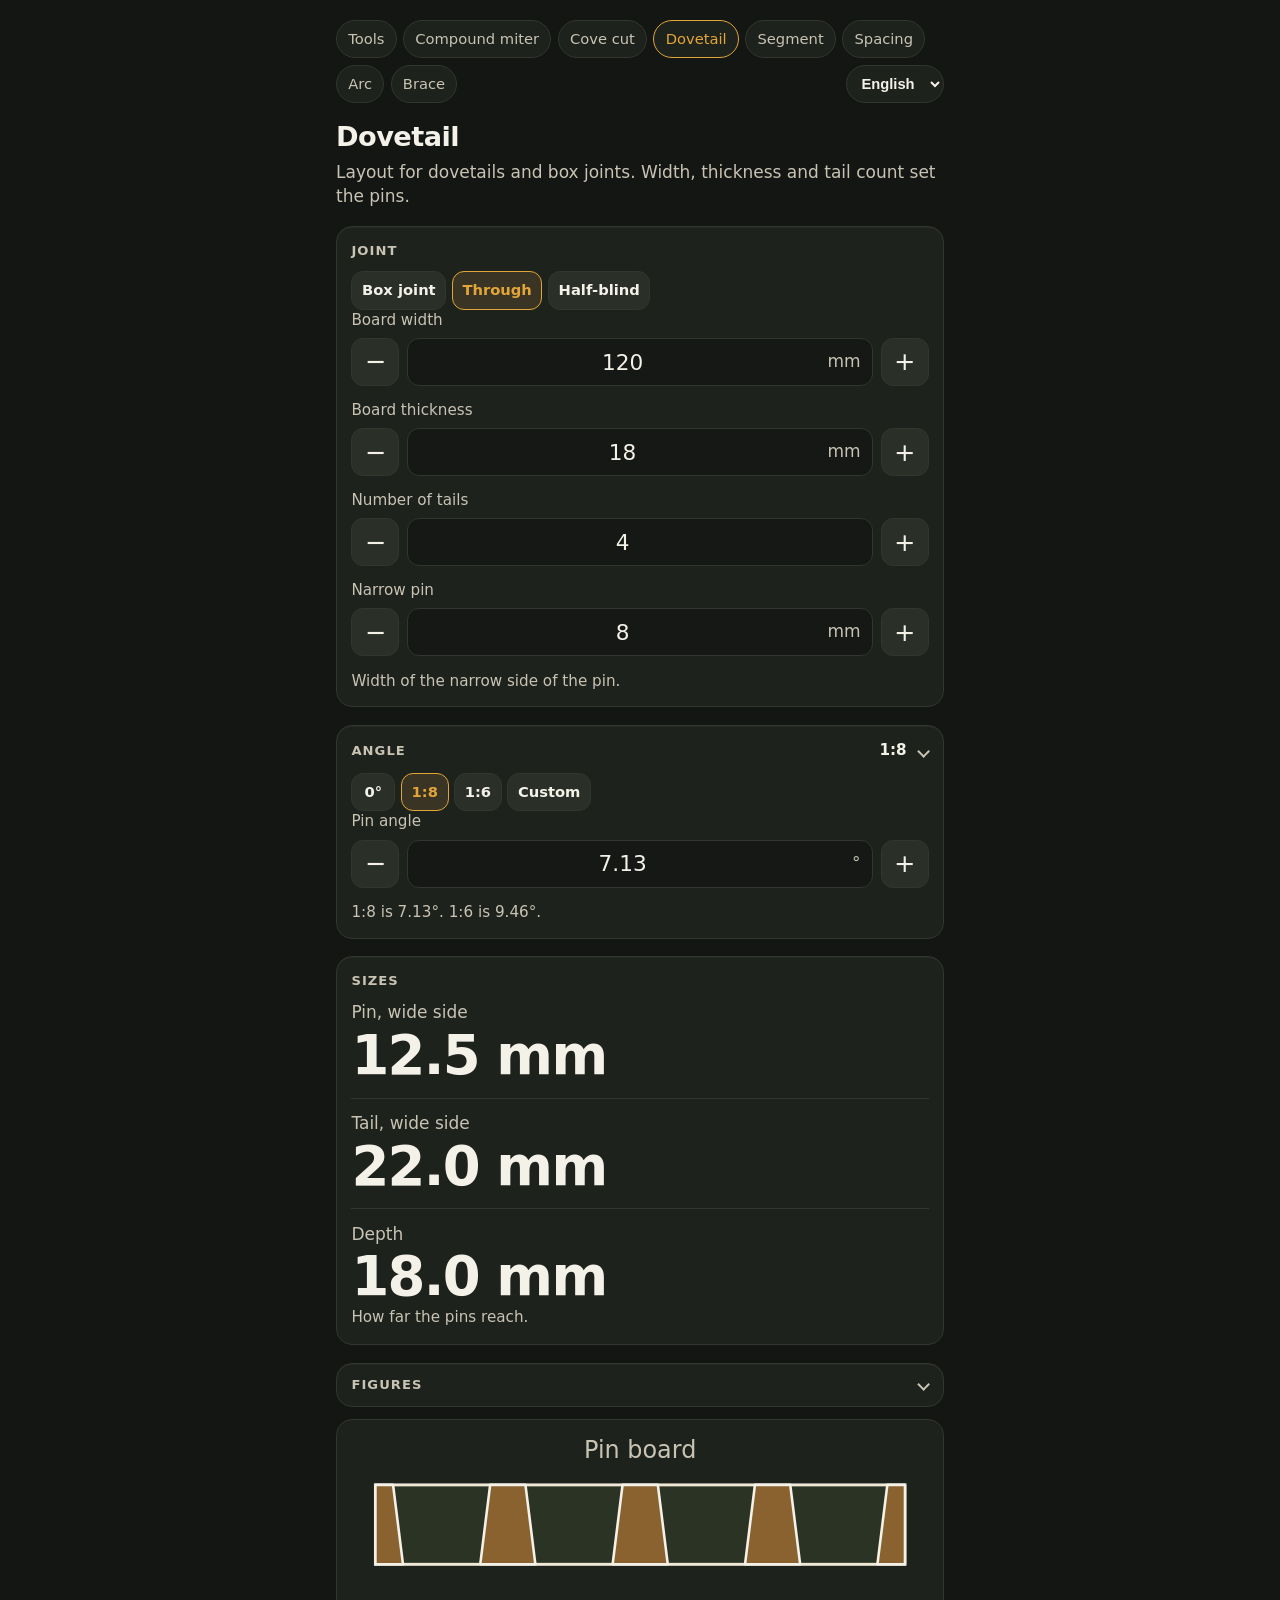
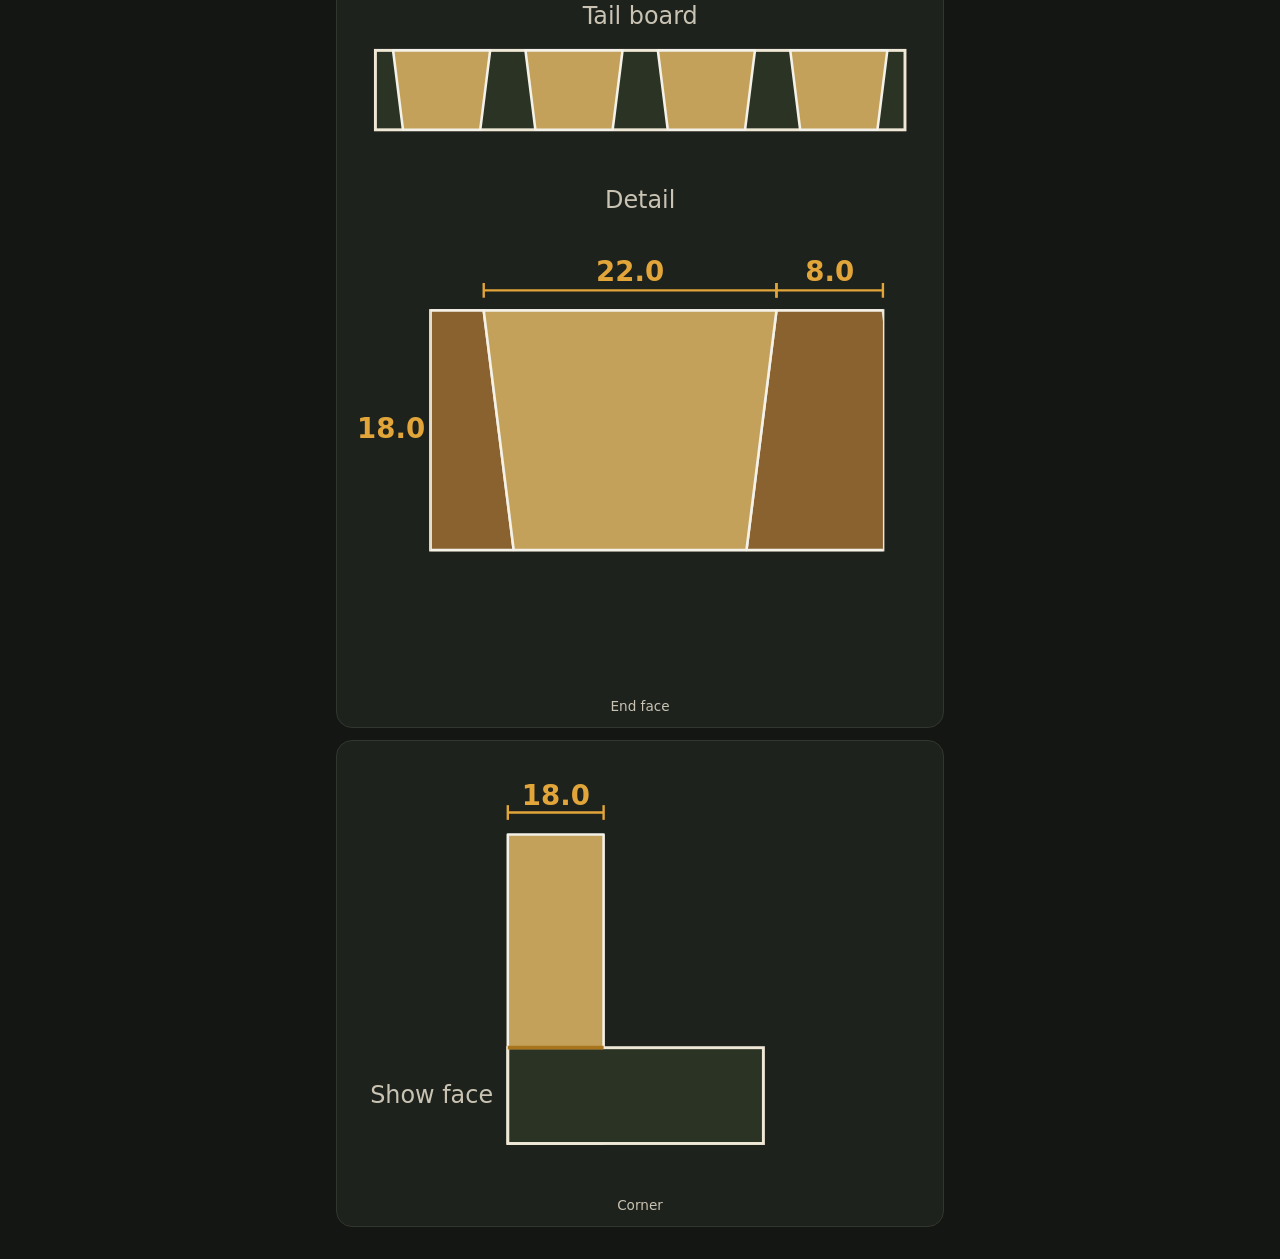
<file: dovetail.html>
<!DOCTYPE html>
<html lang="no">
<head>
  <meta charset="utf-8">
  <meta name="viewport" content="width=device-width, initial-scale=1">
  <meta name="color-scheme" content="dark">
  <title>Svalehale</title>
  <link rel="stylesheet" href="site.css">
</head>
<body>
  <main>
    <nav class="sitenav" id="sitenav">
      <a href="index.html" data-nav="home">Verktøy</a>
      <a href="miter.html" data-nav="miter">Sammensatt gjæring</a>
      <a href="cove.html" data-nav="cove">Hulkil</a>
      <a href="dovetail.html" data-nav="dovetail">Svalehale</a>
      <a href="segment.html" data-nav="segment">Segment</a>
      <a href="spacing.html" data-nav="spacing">Fordeling</a>
      <a href="arc.html" data-nav="arc">Bue</a>
      <a href="brace.html" data-nav="brace">Avstiver</a>
      <select id="langs" aria-label="Språk">
        <option value="no" lang="no">Norsk</option>
        <option value="sv" lang="sv">Svenska</option>
        <option value="da" lang="da">Dansk</option>
        <option value="fi" lang="fi">Suomi</option>
        <option value="en" lang="en">English</option>
      </select>
    </nav>
    <header>
      <h1 id="title">Svalehale</h1>
      <p id="intro">Oppsett for svalehale og fingerskjøt. Bredde, tykkelse og antall haler bestemmer pinnene.</p>
    </header>

    <section class="panel" id="joint-panel">
      <h2 id="type-heading">Skjøt</h2>
      <div class="choices" id="type-choices">
        <button type="button" data-type="box">Fingerskjøt</button>
        <button type="button" data-type="through" aria-pressed="true">Gjennomgående</button>
        <button type="button" data-type="half">Halvskjult</button>
      </div>
      <div class="field">
        <label id="width-label" for="width">Bordbredde</label>
        <div class="stepper">
          <button type="button" id="width-dec" aria-label="Smalere">−</button>
          <div class="measure">
            <input id="width" type="text" inputmode="decimal" value="120" autocomplete="off">
            <span>mm</span>
          </div>
          <button type="button" id="width-inc" aria-label="Bredere">+</button>
        </div>
      </div>
      <div class="field">
        <label id="thickness-label" for="thickness">Bordtykkelse</label>
        <div class="stepper">
          <button type="button" id="thickness-dec" aria-label="Tynnere">−</button>
          <div class="measure">
            <input id="thickness" type="text" inputmode="decimal" value="18" autocomplete="off">
            <span>mm</span>
          </div>
          <button type="button" id="thickness-inc" aria-label="Tykkere">+</button>
        </div>
      </div>
      <div class="field">
        <label id="tails-label" for="tails">Antall haler</label>
        <div class="stepper">
          <button type="button" id="tails-dec" aria-label="Færre">−</button>
          <div class="measure">
            <input id="tails" type="text" inputmode="numeric" value="4" autocomplete="off">
          </div>
          <button type="button" id="tails-inc" aria-label="Flere">+</button>
        </div>
      </div>
      <div class="field">
        <label id="pin-label" for="pin">Smal pinne</label>
        <div class="stepper">
          <button type="button" id="pin-dec" aria-label="Smalere">−</button>
          <div class="measure">
            <input id="pin" type="text" inputmode="decimal" value="8" autocomplete="off">
            <span>mm</span>
          </div>
          <button type="button" id="pin-inc" aria-label="Bredere">+</button>
        </div>
        <p class="note" id="pin-hint">Bredden på den smale siden av pinnen.</p>
      </div>
    </section>

    <details class="panel fold" id="angle-panel" open>
      <summary>
        <span class="fold-label" id="angle-heading">Vinkel</span>
        <span class="fold-value" id="angle-summary">1:8</span>
      </summary>
      <div class="choices" id="angle-choices">
        <button type="button" data-angle="0">0°</button>
        <button type="button" data-angle="7.13" aria-pressed="true">1:8</button>
        <button type="button" data-angle="9.46">1:6</button>
        <button type="button" data-angle="custom">Eget</button>
      </div>
      <div class="field">
        <label id="angle-label" for="angle">Pinnevinkel</label>
        <div class="stepper">
          <button type="button" id="angle-dec" aria-label="Mindre">−</button>
          <div class="measure">
            <input id="angle" type="text" inputmode="decimal" value="7,13" autocomplete="off">
            <span>°</span>
          </div>
          <button type="button" id="angle-inc" aria-label="Mer">+</button>
        </div>
        <p class="note" id="angle-note">1:8 er 7,13°. 1:6 er 9,46°.</p>
      </div>
    </details>

    <details class="panel fold" id="floor-panel" hidden open>
      <summary>
        <span class="fold-label" id="floor-heading">Bunn</span>
        <span class="fold-value" id="floor-summary">6,0 mm</span>
      </summary>
      <div class="field">
        <label id="floor-label" for="floor">Bunn</label>
        <div class="stepper">
          <button type="button" id="floor-dec" aria-label="Tynnere">−</button>
          <div class="measure">
            <input id="floor" type="text" inputmode="decimal" value="6,0" autocomplete="off">
            <span>mm</span>
          </div>
          <button type="button" id="floor-inc" aria-label="Tykkere">+</button>
        </div>
        <p class="note" id="floor-hint">Tykkelsen som står igjen på forsiden.</p>
      </div>
    </details>

    <section class="panel results" id="results-panel" aria-live="polite">
      <h2 id="results-heading">Mål</h2>
      <div class="result">
        <span class="result-label" id="pin-wide-label">Pinne, bred side</span>
        <p class="value" id="pin-wide">—</p>
      </div>
      <div class="result">
        <span class="result-label" id="tail-wide-label">Hale, bred side</span>
        <p class="value" id="tail-wide">—</p>
      </div>
      <div class="result">
        <span class="result-label" id="depth-label">Dybde</span>
        <p class="value" id="depth">—</p>
        <p class="hint" id="depth-hint">Så langt pinnene går inn.</p>
      </div>
      <p class="limit" id="limit" hidden></p>
    </section>

    <details class="fold figures-fold" id="figures-fold" open>
      <summary>
        <span class="fold-label" id="figures-heading">Figurer</span>
      </summary>
      <div class="figures joint-figures" id="figures-panel">
        <figure>
          <svg id="face-svg" viewBox="0 0 320 470" role="img" aria-labelledby="face-cap"></svg>
          <figcaption id="face-cap">Endeflate</figcaption>
        </figure>
        <figure>
          <svg id="corner-svg" viewBox="0 0 320 240" role="img" aria-labelledby="corner-cap"></svg>
          <figcaption id="corner-cap">Hjørne</figcaption>
        </figure>
      </div>
    </details>
  </main>
  <script src="site.js"></script>
  <script>
    var TEXT = {
      no: {
        title: "Svalehale",
        intro: "Oppsett for svalehale og fingerskjøt. Bredde, tykkelse og antall haler bestemmer pinnene.",
        typeHeading: "Skjøt",
        box: "Fingerskjøt",
        through: "Gjennomgående",
        half: "Halvskjult",
        width: "Bordbredde",
        thickness: "Bordtykkelse",
        tails: "Antall haler",
        pin: "Smal pinne",
        pinHint: "Bredden på den smale siden av pinnen.",
        narrower: "Smalere",
        wider: "Bredere",
        thinner: "Tynnere",
        thicker: "Tykkere",
        fewer: "Færre",
        more: "Flere",
        angleHeading: "Vinkel",
        angle: "Pinnevinkel",
        angleNote: "1:8 er 7,13°. 1:6 er 9,46°.",
        custom: "Eget",
        less: "Mindre",
        greater: "Mer",
        floorHeading: "Bunn",
        floor: "Bunn",
        floorHint: "Tykkelsen som står igjen på forsiden.",
        results: "Mål",
        pinWide: "Pinne, bred side",
        tailWide: "Hale, bred side",
        depth: "Dybde",
        depthHint: "Så langt pinnene går inn.",
        face: "Endeflate",
        pinsFace: "Pinnebord",
        tailsFace: "Halebord",
        detail: "Utsnitt",
        lip: "Kant",
        show: "Forside",
        corner: "Hjørne",
        figures: "Figurer",
        invalid: "Sjekk målene. Bredde, tykkelse og pinnebredde må være større enn null.",
        pinsFit: "Pinnene er bredere enn bordet.",
        noDepth: "Bunnen må være mindre enn bordtykkelsen."
      },
      sv: {
        title: "Laxstjärt",
        intro: "Inställning för laxstjärt och fingerskarv. Bredd, tjocklek och antal laxstjärtar bestämmer tapparna.",
        typeHeading: "Fog",
        box: "Fingerskarv",
        through: "Genomgående",
        half: "Halvförtäckt",
        width: "Brädbredd",
        thickness: "Brädtjocklek",
        tails: "Antal laxstjärtar",
        pin: "Smal tapp",
        pinHint: "Bredden på tappens smala sida.",
        narrower: "Smalare",
        wider: "Bredare",
        thinner: "Tunnare",
        thicker: "Tjockare",
        fewer: "Färre",
        more: "Fler",
        angleHeading: "Vinkel",
        angle: "Tappvinkel",
        angleNote: "1:8 är 7,13°. 1:6 är 9,46°.",
        custom: "Egen",
        less: "Mindre",
        greater: "Mer",
        floorHeading: "Botten",
        floor: "Botten",
        floorHint: "Tjockleken som blir kvar på framsidan.",
        results: "Mått",
        pinWide: "Tapp, bred sida",
        tailWide: "Laxstjärt, bred sida",
        depth: "Djup",
        depthHint: "Så långt tapparna går in.",
        face: "Ändyta",
        pinsFace: "Tappbräda",
        tailsFace: "Laxstjärtsbräda",
        detail: "Utsnitt",
        lip: "Kant",
        show: "Framsida",
        corner: "Hörn",
        figures: "Figurer",
        invalid: "Kontrollera måtten. Bredd, tjocklek och tappbredd måste vara större än noll.",
        pinsFit: "Tapparna är bredare än brädan.",
        noDepth: "Botten måste vara mindre än brädtjockleken."
      },
      da: {
        title: "Svalehale",
        intro: "Indstilling til svalehale og fingersamling. Bredde, tykkelse og antal haler bestemmer tappene.",
        typeHeading: "Samling",
        box: "Fingersamling",
        through: "Gennemgående",
        half: "Halvskjult",
        width: "Brætbredde",
        thickness: "Brættykkelse",
        tails: "Antal haler",
        pin: "Smal tap",
        pinHint: "Bredden på tappens smalle side.",
        narrower: "Smallere",
        wider: "Bredere",
        thinner: "Tyndere",
        thicker: "Tykkere",
        fewer: "Færre",
        more: "Flere",
        angleHeading: "Vinkel",
        angle: "Tapvinkel",
        angleNote: "1:8 er 7,13°. 1:6 er 9,46°.",
        custom: "Egen",
        less: "Mindre",
        greater: "Mere",
        floorHeading: "Bund",
        floor: "Bund",
        floorHint: "Tykkelsen der bliver tilbage på forsiden.",
        results: "Mål",
        pinWide: "Tap, bred side",
        tailWide: "Hale, bred side",
        depth: "Dybde",
        depthHint: "Så langt tappene går ind.",
        face: "Endeflade",
        pinsFace: "Tapbræt",
        tailsFace: "Halebræt",
        detail: "Udsnit",
        lip: "Kant",
        show: "Forside",
        corner: "Hjørne",
        figures: "Figurer",
        invalid: "Tjek målene. Bredde, tykkelse og tapbredde skal være større end nul.",
        pinsFit: "Tappene er bredere end brættet.",
        noDepth: "Bunden skal være mindre end brættykkelsen."
      },
      fi: {
        title: "Lohenpyrstö",
        intro: "Mitoitus lohenpyrstölle ja sormiliitokselle. Leveys, paksuus ja lohenpyrstöjen määrä määräävät tapit.",
        typeHeading: "Liitos",
        box: "Sormiliitos",
        through: "Läpimenevä",
        half: "Puolisokea",
        width: "Laudan leveys",
        thickness: "Laudan paksuus",
        tails: "Lohenpyrstöjen määrä",
        pin: "Kapea tappi",
        pinHint: "Tapin kapean sivun leveys.",
        narrower: "Kapeampi",
        wider: "Leveämpi",
        thinner: "Ohuempi",
        thicker: "Paksumpi",
        fewer: "Vähemmän",
        more: "Enemmän",
        angleHeading: "Kulma",
        angle: "Tapin kulma",
        angleNote: "1:8 on 7,13°. 1:6 on 9,46°.",
        custom: "Oma",
        less: "Pienempi",
        greater: "Suurempi",
        floorHeading: "Pohja",
        floor: "Pohja",
        floorHint: "Etupinnalle jäävä paksuus.",
        results: "Mitat",
        pinWide: "Tapin leveä sivu",
        tailWide: "Lohenpyrstön leveä sivu",
        depth: "Syvyys",
        depthHint: "Näin syvälle tapit ulottuvat.",
        face: "Päätypinta",
        pinsFace: "Tappilauta",
        tailsFace: "Lohenpyrstölauta",
        detail: "Suurennos",
        lip: "Reuna",
        show: "Etupuoli",
        corner: "Nurkka",
        figures: "Kuvat",
        invalid: "Tarkista mitat. Leveyden, paksuuden ja tapin leveyden on oltava suurempia kuin nolla.",
        pinsFit: "Tapit ovat lautaa leveämpiä.",
        noDepth: "Pohjan on oltava laudan paksuutta pienempi."
      },
      en: {
        title: "Dovetail",
        intro: "Layout for dovetails and box joints. Width, thickness and tail count set the pins.",
        typeHeading: "Joint",
        box: "Box joint",
        through: "Through",
        half: "Half-blind",
        width: "Board width",
        thickness: "Board thickness",
        tails: "Number of tails",
        pin: "Narrow pin",
        pinHint: "Width of the narrow side of the pin.",
        narrower: "Narrower",
        wider: "Wider",
        thinner: "Thinner",
        thicker: "Thicker",
        fewer: "Fewer",
        more: "More",
        angleHeading: "Angle",
        angle: "Pin angle",
        angleNote: "1:8 is 7.13°. 1:6 is 9.46°.",
        custom: "Custom",
        less: "Less",
        greater: "More",
        floorHeading: "Floor",
        floor: "Floor",
        floorHint: "Thickness left on the show face.",
        results: "Sizes",
        pinWide: "Pin, wide side",
        tailWide: "Tail, wide side",
        depth: "Depth",
        depthHint: "How far the pins reach.",
        face: "End face",
        pinsFace: "Pin board",
        tailsFace: "Tail board",
        detail: "Detail",
        lip: "Lip",
        show: "Show face",
        corner: "Corner",
        figures: "Figures",
        invalid: "Check the sizes. Width, thickness and pin width must be greater than zero.",
        pinsFit: "The pins are wider than the board.",
        noDepth: "The floor must be less than the board thickness."
      }
    };

    var state = {
      type: "through",
      w: 120,
      t: 18,
      n: 4,
      pb: 8,
      angle: 7.13,
      floor: 6
    };

    var fields = {
      width: document.getElementById("width"),
      thickness: document.getElementById("thickness"),
      tails: document.getElementById("tails"),
      pin: document.getElementById("pin"),
      angle: document.getElementById("angle"),
      floor: document.getElementById("floor")
    };

    function t(key) {
      return TEXT[Workshop.lang()][key];
    }

    function formatMm(value, digits) {
      var places = digits;
      if (places == null) {
        places = Math.abs(value - Math.round(value)) < 1e-6 ? 0 : 1;
      }
      return Workshop.formatNumber(value, places);
    }

    function buildLayout() {
      var w = state.w;
      var thick = state.t;
      var n = Math.round(state.n);
      var pb = state.pb;
      var angle = state.type === "box" ? 0 : state.angle;
      var pinDepth = state.type === "half"
        ? Math.min(thick, Math.max(0, thick - state.floor))
        : thick;
      var slope = pinDepth * Math.tan(angle * Math.PI / 180);
      if (!(w > 0) || !(thick > 0) || !(n >= 1) || !(pb > 0)) {
        return { error: "invalid", pinDepth: pinDepth };
      }
      if (!(pinDepth > 0)) return { error: "noDepth", pinDepth: 0 };
      var pinsTotal = pb * n;
      if (pinsTotal >= w - 1e-6) return { error: "pinsFit", pinDepth: pinDepth };
      var tailBase = (w - pinsTotal) / n;
      var pins = [{
        baseLeft: 0,
        baseRight: pb / 2,
        topLeft: 0,
        topRight: pb / 2 + slope
      }];
      var tails = [];
      var cursor = pb / 2;
      for (var i = 0; i < n; i += 1) {
        tails.push({
          baseLeft: cursor,
          baseRight: cursor + tailBase,
          topLeft: cursor + slope,
          topRight: cursor + tailBase - slope
        });
        cursor += tailBase;
        if (i < n - 1) {
          pins.push({
            baseLeft: cursor,
            baseRight: cursor + pb,
            topLeft: cursor - slope,
            topRight: cursor + pb + slope
          });
          cursor += pb;
        }
      }
      pins.push({
        baseLeft: cursor,
        baseRight: w,
        topLeft: cursor - slope,
        topRight: w
      });
      return {
        pins: pins,
        tails: tails,
        pinDepth: pinDepth,
        pinWide: pb + 2 * slope,
        tailWide: tailBase
      };
    }

    function writeField(el, value, digits) {
      if (document.activeElement === el) return;
      el.value = formatMm(value, digits);
    }

    function showError(code) {
      document.getElementById("pin-wide").textContent = "—";
      document.getElementById("tail-wide").textContent = "—";
      document.getElementById("depth").textContent = "—";
      var limit = document.getElementById("limit");
      limit.hidden = false;
      limit.textContent = t(code);
      document.getElementById("face-svg").innerHTML = "";
      document.getElementById("corner-svg").innerHTML = "";
    }

    function trapPoints(solid, X, Y, depth) {
      return X(solid.baseLeft).toFixed(1) + "," + Y(0).toFixed(1) + " " +
        X(solid.baseRight).toFixed(1) + "," + Y(0).toFixed(1) + " " +
        X(solid.topRight).toFixed(1) + "," + Y(depth).toFixed(1) + " " +
        X(solid.topLeft).toFixed(1) + "," + Y(depth).toFixed(1);
    }

    function hDim(x1, x2, y, label, textY) {
      var mid = (x1 + x2) / 2;
      return '<line class="joint-dim" x1="' + x1.toFixed(1) + '" y1="' + y.toFixed(1) + '" x2="' + x2.toFixed(1) + '" y2="' + y.toFixed(1) + '"/>' +
        '<line class="joint-dim" x1="' + x1.toFixed(1) + '" y1="' + (y - 4).toFixed(1) + '" x2="' + x1.toFixed(1) + '" y2="' + (y + 4).toFixed(1) + '"/>' +
        '<line class="joint-dim" x1="' + x2.toFixed(1) + '" y1="' + (y - 4).toFixed(1) + '" x2="' + x2.toFixed(1) + '" y2="' + (y + 4).toFixed(1) + '"/>' +
        '<text class="dim-label" x="' + mid.toFixed(1) + '" y="' + textY.toFixed(1) + '" text-anchor="middle">' + label + "</text>";
    }

    function renderFace(layout) {
      var svg = document.getElementById("face-svg");
      var depth = Math.max(layout.pinDepth, 0.1);
      var floor = state.type === "half" ? Math.max(0, state.t - layout.pinDepth) : 0;

      function panel(solids, klass, label, top, withLip) {
        var lip = withLip ? floor : 0;
        var total = depth + lip;
        var left = 16;
        var right = 304;
        var boxTop = top + 18;
        var boxH = 64;
        var scale = Math.min((right - left) / state.w, boxH / Math.max(total, 0.1));
        var drawnW = state.w * scale;
        var drawnH = total * scale;
        var ox = left + ((right - left) - drawnW) / 2;
        var oy = boxTop + (boxH - drawnH) / 2;
        function X(mm) { return ox + mm * scale; }
        function Y(mm) { return oy + mm * scale; }
        var html = '<text class="small-label" x="160" y="' + (top + 14) + '" text-anchor="middle">' + label + "</text>";
        html += '<rect class="joint-board" x="' + X(0).toFixed(1) + '" y="' + Y(0).toFixed(1) +
          '" width="' + drawnW.toFixed(1) + '" height="' + Math.max(drawnH, 1).toFixed(1) + '"/>';
        for (var i = 0; i < solids.length; i += 1) {
          html += '<polygon class="' + klass + '" points="' + trapPoints(solids[i], X, Y, depth) + '"/>';
        }
        if (lip > 0.05) {
          html += '<rect class="joint-lip" x="' + X(0).toFixed(1) + '" y="' + Y(depth).toFixed(1) +
            '" width="' + drawnW.toFixed(1) + '" height="' + Math.max(lip * scale, 1).toFixed(1) + '"/>';
        }
        return html;
      }

      function detail() {
        var tail = layout.tails[0];
        var fullPin = layout.pins.length > 2 ? layout.pins[1] : null;
        var span = tail.baseRight + (fullPin ? state.pb : state.pb / 2);
        if (span > state.w) span = state.w;
        var left = 46;
        var right = 292;
        var top = 214;
        var boxH = 210;
        var total = depth + floor;
        var scale = Math.min((right - left) / span, (boxH - 28) / Math.max(total, 0.1));
        var drawnW = span * scale;
        var drawnH = total * scale;
        var ox = left + ((right - left) - drawnW) / 2;
        var oy = top + 22 + ((boxH - 28) - drawnH) / 2;
        function X(mm) { return ox + mm * scale; }
        function Y(mm) { return oy + mm * scale; }
        var html = '<text class="small-label" x="160" y="206" text-anchor="middle">' + t("detail") + "</text>";
        html += '<rect class="joint-board" x="' + X(0).toFixed(1) + '" y="' + Y(0).toFixed(1) +
          '" width="' + drawnW.toFixed(1) + '" height="' + Math.max(drawnH, 1).toFixed(1) + '"/>';
        html += '<clipPath id="detail-clip"><rect x="' + X(0).toFixed(1) + '" y="' + (Y(0) - 1).toFixed(1) +
          '" width="' + drawnW.toFixed(1) + '" height="' + (drawnH + 2).toFixed(1) + '"/></clipPath>';
        html += '<g clip-path="url(#detail-clip)">';
        var shapes = layout.pins.concat(layout.tails);
        for (var i = 0; i < shapes.length; i += 1) {
          var solid = shapes[i];
          if (solid.baseLeft >= span - 0.01) continue;
          var baseW = solid.baseRight - solid.baseLeft;
          var topW = solid.topRight - solid.topLeft;
          var klass = "joint-pin";
          if (baseW > topW + 0.05) klass = "joint-tail";
          else if (Math.abs(baseW - topW) <= 0.05 && layout.tails.indexOf(solid) >= 0) klass = "joint-tail";
          html += '<polygon class="' + klass + '" points="' + trapPoints(solid, X, Y, depth) + '"/>';
        }
        html += "</g>";
        if (floor > 0.05) {
          html += '<rect class="joint-lip" x="' + X(0).toFixed(1) + '" y="' + Y(depth).toFixed(1) +
            '" width="' + drawnW.toFixed(1) + '" height="' + Math.max(floor * scale, 1).toFixed(1) + '"/>';
          html += '<text class="joint-on-lip" x="' + X(span / 2).toFixed(1) + '" y="' + (Y(depth + floor / 2) + 4).toFixed(1) +
            '" text-anchor="middle">' + t("lip") + " " + formatMm(floor, 1) + "</text>";
        }
        html += hDim(X(tail.baseLeft), X(tail.baseRight), Y(0) - 11, formatMm(layout.tailWide, 1), Y(0) - 16);
        if (fullPin) {
          html += hDim(X(fullPin.baseLeft), X(fullPin.baseRight), Y(0) - 11, formatMm(state.pb, 1), Y(0) - 16);
        }
        html += '<text class="dim-label" x="6" y="' + (Y(depth / 2) + 4).toFixed(1) + '" text-anchor="start">' +
          formatMm(layout.pinDepth, 1) + "</text>";
        return html;
      }

      svg.innerHTML =
        panel(layout.pins, "joint-pin", t("pinsFace"), 2, false) +
        panel(layout.tails, "joint-tail", t("tailsFace"), 92, true) +
        detail();
    }

    function renderCorner(layout) {
      var svg = document.getElementById("corner-svg");
      var thick = Math.max(state.t, 0.1);
      var floor = state.type === "half" ? Math.max(0, state.t - layout.pinDepth) : 0;
      var arm = Math.max(thick * 2.2, 40);
      var reach = Math.max(thick * 2.2, 48);
      var worldW = thick + reach;
      var worldH = arm + thick;
      var left = 88;
      var right = 304;
      var top = 46;
      var bottom = 214;
      var scale = Math.min((right - left) / worldW, (bottom - top) / worldH);
      var ox = left;
      var oy = top + ((bottom - top) - worldH * scale) / 2;
      function X(mm) { return ox + mm * scale; }
      function Y(mm) { return oy + mm * scale; }
      var html =
        '<rect class="joint-tail" x="' + X(0).toFixed(1) + '" y="' + Y(0).toFixed(1) +
          '" width="' + (thick * scale).toFixed(1) + '" height="' + (worldH * scale).toFixed(1) + '"/>' +
        '<rect class="joint-board" x="' + X(floor).toFixed(1) + '" y="' + Y(arm).toFixed(1) +
          '" width="' + (reach * scale).toFixed(1) + '" height="' + (thick * scale).toFixed(1) + '"/>';
      if (floor > 0.05) {
        html += '<rect class="joint-lip" x="' + X(0).toFixed(1) + '" y="' + Y(0).toFixed(1) +
          '" width="' + Math.max(floor * scale, 1.5).toFixed(1) + '" height="' + (worldH * scale).toFixed(1) + '"/>';
        html += '<text class="small-label" x="' + (X(0) - 8).toFixed(1) + '" y="' + (Y(worldH / 2) - 2).toFixed(1) +
          '" text-anchor="end">' + t("show") + "</text>";
        html += '<text class="dim-label" x="' + (X(0) - 8).toFixed(1) + '" y="' + (Y(worldH / 2) + 16).toFixed(1) +
          '" text-anchor="end">' + t("lip") + " " + formatMm(floor, 1) + "</text>";
      } else {
        html += '<text class="small-label" x="' + (X(0) - 8).toFixed(1) + '" y="' + (Y(arm + thick / 2) + 4).toFixed(1) +
          '" text-anchor="end">' + t("show") + "</text>";
      }
      html += '<line class="joint-seam" x1="' + X(floor).toFixed(1) + '" y1="' + Y(arm).toFixed(1) +
        '" x2="' + X(thick).toFixed(1) + '" y2="' + Y(arm).toFixed(1) + '"/>';
      html += hDim(X(floor), X(thick), Y(0) - 12, formatMm(layout.pinDepth, 1), Y(0) - 16);
      svg.innerHTML = html;
    }

    function angleSummary() {
      if (Math.abs(state.angle - 7.13) < 0.02) return "1:8";
      if (Math.abs(state.angle - 9.46) < 0.02) return "1:6";
      if (Math.abs(state.angle) < 0.01) return "0°";
      return formatMm(state.angle, 2) + "°";
    }

    function render() {
      if (state.floor < 0) state.floor = 0;
      if (state.floor > state.t) state.floor = state.t;
      if (state.type === "box") state.angle = 0;
      var layout = buildLayout();
      writeField(fields.width, state.w);
      writeField(fields.thickness, state.t);
      writeField(fields.tails, state.n, 0);
      writeField(fields.pin, state.pb);
      writeField(fields.angle, state.type === "box" ? 0 : state.angle, 2);
      writeField(fields.floor, state.floor, 1);
      var types = document.querySelectorAll("#type-choices button");
      for (var i = 0; i < types.length; i += 1) {
        types[i].setAttribute("aria-pressed", types[i].getAttribute("data-type") === state.type ? "true" : "false");
        types[i].textContent = t(types[i].getAttribute("data-type"));
      }
      var angleButtons = document.querySelectorAll("#angle-choices button");
      for (var a = 0; a < angleButtons.length; a += 1) {
        var preset = angleButtons[a].getAttribute("data-angle");
        var on = preset === "custom"
          ? state.type !== "box" && Math.abs(state.angle - 7.13) >= 0.02 &&
            Math.abs(state.angle - 9.46) >= 0.02 && Math.abs(state.angle) >= 0.01
          : state.type !== "box"
            ? Math.abs(state.angle - Number(preset)) < (preset === "0" ? 0.01 : 0.02)
            : preset === "0";
        angleButtons[a].setAttribute("aria-pressed", on ? "true" : "false");
        if (preset === "custom") angleButtons[a].textContent = t("custom");
      }
      document.getElementById("floor-panel").hidden = state.type !== "half";
      document.getElementById("angle-summary").textContent = angleSummary();
      document.getElementById("floor-summary").textContent = formatMm(state.floor, 1) + " mm";
      document.getElementById("width-dec").disabled = state.w <= 1;
      document.getElementById("width-inc").disabled = state.w >= 999;
      document.getElementById("thickness-dec").disabled = state.t <= 1;
      document.getElementById("thickness-inc").disabled = state.t >= 999;
      document.getElementById("tails-dec").disabled = state.n <= 1;
      document.getElementById("tails-inc").disabled = state.n >= 40;
      document.getElementById("pin-dec").disabled = state.pb <= 1;
      document.getElementById("pin-inc").disabled = state.pb >= 999;
      document.getElementById("angle-dec").disabled = state.type === "box" || state.angle <= 0;
      document.getElementById("angle-inc").disabled = state.type === "box" || state.angle >= 60;
      document.getElementById("floor-dec").disabled = state.floor <= 0;
      document.getElementById("floor-inc").disabled = state.floor >= state.t;
      fields.angle.disabled = state.type === "box";
      saveState();
      if (layout.error) {
        showError(layout.error);
        return;
      }
      document.getElementById("pin-wide").textContent = formatMm(layout.pinWide, 1) + " mm";
      document.getElementById("tail-wide").textContent = formatMm(layout.tailWide, 1) + " mm";
      document.getElementById("depth").textContent = formatMm(layout.pinDepth, 1) + " mm";
      document.getElementById("limit").hidden = true;
      renderFace(layout);
      renderCorner(layout);
    }

    function saveState() {
      if (!(state.w > 0) || !(state.t > 0) || !(state.n >= 1) || !(state.pb > 0)) return;
      try {
        localStorage.setItem("makercalc-dovetail", JSON.stringify({
          type: state.type,
          w: state.w,
          t: state.t,
          n: state.n,
          pb: state.pb,
          angle: state.angle,
          floor: state.floor
        }));
      } catch (err) {
        /* keep the values for this visit */
      }
    }

    function loadState() {
      try {
        var raw = localStorage.getItem("makercalc-dovetail");
        if (!raw) return;
        var data = JSON.parse(raw);
        if (data.type === "box" || data.type === "through" || data.type === "half") state.type = data.type;
        if (data.w > 0) state.w = data.w;
        if (data.t > 0) state.t = data.t;
        if (data.n >= 1) state.n = data.n;
        if (data.pb > 0) state.pb = data.pb;
        if (typeof data.angle === "number" && isFinite(data.angle)) state.angle = data.angle;
        if (typeof data.floor === "number" && isFinite(data.floor)) state.floor = data.floor;
      } catch (err) {
        /* keep the built-in starting values */
      }
    }

    function nudge(key, delta, min, max, places) {
      var factor = Math.pow(10, places == null ? 1 : places);
      var next = Math.round((state[key] + delta) * factor) / factor;
      if (next < min) next = min;
      if (next > max) next = max;
      state[key] = next;
      render();
    }

    function onMeasure(el, assign) {
      el.addEventListener("input", function () {
        var raw = el.value.trim();
        if (raw === "" || /[.,]$/.test(raw)) return;
        var value = Workshop.parseNumber(raw);
        if (value === null) {
          showError("invalid");
          return;
        }
        assign(value);
        render();
      });
    }

    onMeasure(fields.width, function (value) { state.w = value; });
    onMeasure(fields.thickness, function (value) { state.t = value; });
    onMeasure(fields.tails, function (value) { state.n = Math.max(1, Math.round(value)); });
    onMeasure(fields.pin, function (value) { state.pb = value; });
    onMeasure(fields.angle, function (value) {
      state.angle = value < 0 ? 0 : value;
      if (state.type === "box" && state.angle > 0.01) state.type = "through";
    });
    onMeasure(fields.floor, function (value) { state.floor = value; });

    document.getElementById("width-dec").addEventListener("click", function () { nudge("w", -1, 1, 999); });
    document.getElementById("width-inc").addEventListener("click", function () { nudge("w", 1, 1, 999); });
    document.getElementById("thickness-dec").addEventListener("click", function () { nudge("t", -1, 1, 999); });
    document.getElementById("thickness-inc").addEventListener("click", function () { nudge("t", 1, 1, 999); });
    document.getElementById("tails-dec").addEventListener("click", function () { nudge("n", -1, 1, 40); });
    document.getElementById("tails-inc").addEventListener("click", function () { nudge("n", 1, 1, 40); });
    document.getElementById("pin-dec").addEventListener("click", function () { nudge("pb", -1, 1, 999); });
    document.getElementById("pin-inc").addEventListener("click", function () { nudge("pb", 1, 1, 999); });
    document.getElementById("angle-dec").addEventListener("click", function () { nudge("angle", -0.1, 0, 60, 2); });
    document.getElementById("angle-inc").addEventListener("click", function () { nudge("angle", 0.1, 0, 60, 2); });
    document.getElementById("floor-dec").addEventListener("click", function () { nudge("floor", -0.1, 0, state.t); });
    document.getElementById("floor-inc").addEventListener("click", function () { nudge("floor", 0.1, 0, state.t); });

    var typeButtons = document.querySelectorAll("#type-choices button");
    for (var b = 0; b < typeButtons.length; b += 1) {
      typeButtons[b].addEventListener("click", function () {
        var next = this.getAttribute("data-type");
        if (next === "box") state.angle = 0;
        else if (state.angle < 0.01) state.angle = 7.13;
        state.type = next;
        render();
      });
    }

    var angleButtons = document.querySelectorAll("#angle-choices button");
    for (var p = 0; p < angleButtons.length; p += 1) {
      angleButtons[p].addEventListener("click", function () {
        var preset = this.getAttribute("data-angle");
        if (preset === "custom") {
          if (state.type === "box") state.type = "through";
          render();
          fields.angle.disabled = false;
          fields.angle.focus();
          return;
        }
        state.angle = Number(preset);
        if (state.type === "box" && state.angle > 0.01) state.type = "through";
        if (preset === "0") state.type = state.type === "half" ? "half" : "box";
        fields.angle.value = formatMm(state.angle, 2);
        render();
      });
    }

    function applyPage() {
      document.title = t("title");
      document.getElementById("title").textContent = t("title");
      document.getElementById("intro").textContent = t("intro");
      document.getElementById("joint-panel").setAttribute("aria-label", t("typeHeading"));
      document.getElementById("type-heading").textContent = t("typeHeading");
      document.getElementById("width-label").textContent = t("width");
      document.getElementById("width-dec").setAttribute("aria-label", t("narrower"));
      document.getElementById("width-inc").setAttribute("aria-label", t("wider"));
      document.getElementById("thickness-label").textContent = t("thickness");
      document.getElementById("thickness-dec").setAttribute("aria-label", t("thinner"));
      document.getElementById("thickness-inc").setAttribute("aria-label", t("thicker"));
      document.getElementById("tails-label").textContent = t("tails");
      document.getElementById("tails-dec").setAttribute("aria-label", t("fewer"));
      document.getElementById("tails-inc").setAttribute("aria-label", t("more"));
      document.getElementById("pin-label").textContent = t("pin");
      document.getElementById("pin-hint").textContent = t("pinHint");
      document.getElementById("pin-dec").setAttribute("aria-label", t("narrower"));
      document.getElementById("pin-inc").setAttribute("aria-label", t("wider"));
      document.getElementById("angle-heading").textContent = t("angleHeading");
      document.getElementById("angle-label").textContent = t("angle");
      document.getElementById("angle-note").textContent = t("angleNote");
      document.getElementById("angle-dec").setAttribute("aria-label", t("less"));
      document.getElementById("angle-inc").setAttribute("aria-label", t("greater"));
      document.getElementById("floor-heading").textContent = t("floorHeading");
      document.getElementById("floor-label").textContent = t("floor");
      document.getElementById("floor-hint").textContent = t("floorHint");
      document.getElementById("floor-dec").setAttribute("aria-label", t("thinner"));
      document.getElementById("floor-inc").setAttribute("aria-label", t("thicker"));
      document.getElementById("results-heading").textContent = t("results");
      document.getElementById("pin-wide-label").textContent = t("pinWide");
      document.getElementById("tail-wide-label").textContent = t("tailWide");
      document.getElementById("depth-label").textContent = t("depth");
      document.getElementById("depth-hint").textContent = t("depthHint");
      document.getElementById("face-cap").textContent = t("face");
      document.getElementById("corner-cap").textContent = t("corner");
      document.getElementById("figures-heading").textContent = t("figures");
      document.getElementById("figures-panel").setAttribute("aria-label", t("figures"));
      render();
    }

    loadState();
    Workshop.init({ page: "dovetail", onChange: applyPage });
  </script>
</body>
</html>
</file>
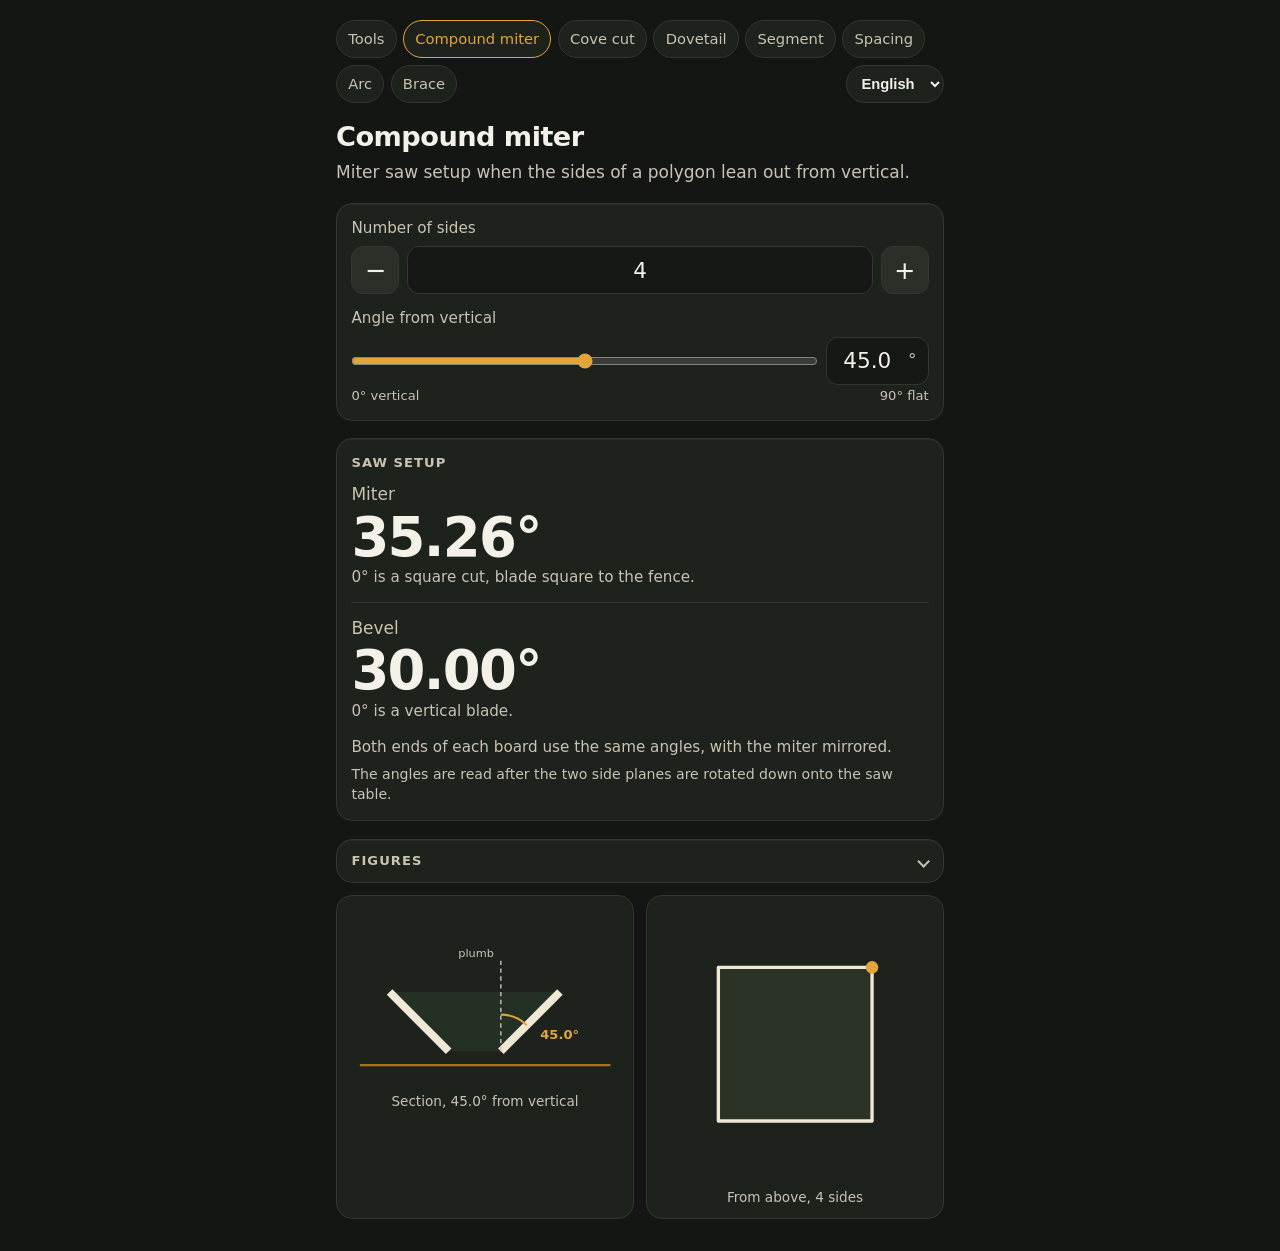
<file: miter.html>
<!DOCTYPE html>
<html lang="no">
<head>
  <meta charset="utf-8">
  <meta name="viewport" content="width=device-width, initial-scale=1">
  <meta name="color-scheme" content="dark">
  <title>Sammensatt gjæring</title>
  <link rel="stylesheet" href="site.css">
</head>
<body>
  <main>
    <nav class="sitenav" id="sitenav">
      <a href="index.html" data-nav="home">Verktøy</a>
      <a href="miter.html" data-nav="miter">Sammensatt gjæring</a>
      <a href="cove.html" data-nav="cove">Hulkil</a>
      <a href="dovetail.html" data-nav="dovetail">Svalehale</a>
      <a href="segment.html" data-nav="segment">Segment</a>
      <a href="spacing.html" data-nav="spacing">Fordeling</a>
      <a href="arc.html" data-nav="arc">Bue</a>
      <a href="brace.html" data-nav="brace">Avstiver</a>
      <select id="langs" aria-label="Språk">
        <option value="no" lang="no">Norsk</option>
        <option value="sv" lang="sv">Svenska</option>
        <option value="da" lang="da">Dansk</option>
        <option value="fi" lang="fi">Suomi</option>
        <option value="en" lang="en">English</option>
      </select>
    </nav>
    <header>
      <h1 id="title">Sammensatt gjæring</h1>
      <p id="intro">Oppsett for kappsag når sidene i en mangekant heller ut fra lodd.</p>
    </header>

    <section class="panel" id="inputs-panel" aria-label="Inndata">
      <div class="field">
        <label id="sides-label" for="sides">Antall sider</label>
        <div class="stepper">
          <button type="button" id="sides-dec" aria-label="Færre sider">−</button>
          <input id="sides" type="number" min="3" max="999" step="1" inputmode="numeric" value="4">
          <button type="button" id="sides-inc" aria-label="Flere sider">+</button>
        </div>
      </div>

      <div class="field">
        <label id="angle-label" for="angle">Vinkel fra lodd</label>
        <div class="angle-row">
          <input id="angle-range" type="range" min="0" max="90" step="0.1" value="45" aria-label="Vinkel fra lodd">
          <div class="angle-number">
            <input id="angle" type="text" inputmode="decimal" value="45,0" autocomplete="off">
            <span aria-hidden="true">°</span>
          </div>
        </div>
        <div class="scale">
          <span id="scale-vertical">0° loddrett</span>
          <span id="scale-flat">90° flatt</span>
        </div>
      </div>
    </section>

    <section class="panel results" aria-live="polite">
      <h2 id="setup-heading">Sagoppsett</h2>
      <div class="result">
        <span class="result-label" id="miter-label">Gjæring</span>
        <p class="value" id="miter">—</p>
        <p class="hint" id="miter-hint">0° er rett tverrkutt, bladet på tvers av anlegget.</p>
      </div>
      <div class="result">
        <span class="result-label" id="bevel-label">Bladhelling</span>
        <p class="value" id="bevel">—</p>
        <p class="hint" id="bevel-hint">0° er loddrett blad.</p>
      </div>
      <p class="explain" id="explain">Begge ender av hvert bord bruker samme vinkler, med gjæringen speilet.</p>
      <p class="method" id="method">Vinklene leses av etter at de to sideplanene er rotert ned på sagbordet.</p>
      <p class="limit" id="limit" hidden></p>
    </section>

    <details class="fold figures-fold" id="figures-fold" open>
      <summary>
        <span class="fold-label" id="figures-heading">Figurer</span>
      </summary>
      <div class="figures" id="figures-panel">
        <figure>
          <svg id="section-svg" viewBox="0 0 320 210" role="img" aria-labelledby="section-cap"></svg>
          <figcaption id="section-cap">Tverrsnitt</figcaption>
        </figure>
        <figure>
          <svg id="plan-svg" viewBox="0 0 200 200" role="img" aria-labelledby="plan-cap"></svg>
          <figcaption id="plan-cap">Ovenfra</figcaption>
        </figure>
      </div>
    </details>
  </main>

  <script src="site.js"></script>
  <script>
    function compoundMiter(sides, angleFromVerticalDeg) {
      function dot(a, b) {
        return a[0] * b[0] + a[1] * b[1] + a[2] * b[2];
      }

      function cross(a, b) {
        return [
          a[1] * b[2] - a[2] * b[1],
          a[2] * b[0] - a[0] * b[2],
          a[0] * b[1] - a[1] * b[0]
        ];
      }

      function normalize(a) {
        const len = Math.hypot(a[0], a[1], a[2]);
        if (len < 1e-12) return null;
        return [a[0] / len, a[1] / len, a[2] / len];
      }

      if (!Number.isFinite(sides) || sides < 3 || !Number.isFinite(angleFromVerticalDeg)) {
        return null;
      }

      const alpha = angleFromVerticalDeg * Math.PI / 180;
      const delta = Math.PI / sides;
      const flatMiter = 180 / sides;

      if (Math.abs(Math.cos(alpha)) <= 1e-10) {
        return { miter: flatMiter, bevel: 0 };
      }

      const cosA = Math.cos(alpha);
      const sinA = Math.sin(alpha);
      const cosD = Math.cos(delta);
      const sinD = Math.sin(delta);

      const n1 = [cosA * cosD, -cosA * sinD, sinA];
      const n2 = [cosA * cosD, cosA * sinD, sinA];
      const cut = normalize([n1[0] - n2[0], n1[1] - n2[1], n1[2] - n2[2]]);
      const up = [0, 0, 1];
      let fence = normalize(cross(up, n1));

      if (!cut || !fence) {
        return { miter: flatMiter, bevel: 0 };
      }

      let upSlope = cross(n1, fence);
      if (upSlope[2] < 0) {
        fence = [-fence[0], -fence[1], -fence[2]];
        upSlope = cross(n1, fence);
      }

      const bevel = Math.asin(Math.min(1, Math.abs(dot(cut, n1)))) * 180 / Math.PI;
      const miter = Math.atan2(Math.abs(dot(cut, upSlope)), Math.abs(dot(cut, fence))) * 180 / Math.PI;
      return { miter, bevel };
    }

    const sidesInput = document.getElementById("sides");
    const sidesDec = document.getElementById("sides-dec");
    const sidesInc = document.getElementById("sides-inc");
    const angleInput = document.getElementById("angle");
    const angleRange = document.getElementById("angle-range");
    const miterEl = document.getElementById("miter");
    const bevelEl = document.getElementById("bevel");
    const explainEl = document.getElementById("explain");
    const limitEl = document.getElementById("limit");
    const sectionSvg = document.getElementById("section-svg");
    const planSvg = document.getElementById("plan-svg");
    const sectionCap = document.getElementById("section-cap");
    const planCap = document.getElementById("plan-cap");
    const TEXT = {
      no: {
        title: "Sammensatt gjæring",
        intro: "Oppsett for kappsag når sidene i en mangekant heller ut fra lodd.",
        sides: "Antall sider",
        fewer: "Færre sider",
        more: "Flere sider",
        angle: "Vinkel fra lodd",
        vertical: "0° loddrett",
        flat: "90° flatt",
        setup: "Sagoppsett",
        miter: "Gjæring",
        miterHint: "0° er rett tverrkutt, bladet på tvers av anlegget.",
        bevel: "Bladhelling",
        bevelHint: "0° er loddrett blad.",
        explain: "Begge ender av hvert bord bruker samme vinkler, med gjæringen speilet.",
        method: "Vinklene leses av etter at de to sideplanene er rotert ned på sagbordet.",
        invalid: "Bruk minst 3 sider og en vinkel fra 0 til 90.",
        bevelLimit: "Bladhellingen er over 45°.",
        miterLimit: "Gjæringen er over 60°.",
        limitTail: "Mange kappsager når ikke så langt.",
        section: "Tverrsnitt, {angle}° fra lodd",
        plan: "Ovenfra, {n} sider",
        plumb: "lodd",
        language: "Språk",
        inputs: "Inndata",
        figures: "Figurer"
      },
      sv: {
        title: "Sammansatt gering",
        intro: "Inställning för kapsåg när sidorna i en månghörning lutar ut från lod.",
        sides: "Antal sidor",
        fewer: "Färre sidor",
        more: "Fler sidor",
        angle: "Vinkel från lod",
        vertical: "0° lodrät",
        flat: "90° platt",
        setup: "Såginställning",
        miter: "Gering",
        miterHint: "0° är ett rakt kap, klingan vinkelrätt mot anslaget.",
        bevel: "Klinglutning",
        bevelHint: "0° är lodrät klinga.",
        explain: "Båda ändarna av varje bräda använder samma vinklar, med geringen speglad.",
        method: "Vinklarna läses av efter att de två sidplanen har roterats ned på sågbordet.",
        invalid: "Ange minst 3 sidor och en vinkel från 0 till 90.",
        bevelLimit: "Klinglutningen är över 45°.",
        miterLimit: "Geringen är över 60°.",
        limitTail: "Många kapsågar når inte så långt.",
        section: "Tvärsnitt, {angle}° från lod",
        plan: "Ovanifrån, {n} sidor",
        plumb: "lod",
        language: "Språk",
        inputs: "Indata",
        figures: "Figurer"
      },
      da: {
        title: "Sammensat gering",
        intro: "Indstilling til kap-geringssav når siderne i en mangekant hælder ud fra lod.",
        sides: "Antal sider",
        fewer: "Færre sider",
        more: "Flere sider",
        angle: "Vinkel fra lodret",
        vertical: "0° lodret",
        flat: "90° fladt",
        setup: "Savindstilling",
        miter: "Gering",
        miterHint: "0° er et lige snit, klingen på tværs af anslaget.",
        bevel: "Klingehældning",
        bevelHint: "0° er lodret klinge.",
        explain: "Begge ender af hvert bræt bruger samme vinkler, med geringen spejlet.",
        method: "Vinklerne aflæses, efter at de to sideplaner er drejet ned på savbordet.",
        invalid: "Brug mindst 3 sider og en vinkel fra 0 til 90.",
        bevelLimit: "Klingehældningen er over 45°.",
        miterLimit: "Geringen er over 60°.",
        limitTail: "Mange kap-geringssave kan ikke nå så langt.",
        section: "Tværsnit, {angle}° fra lod",
        plan: "Ovenfra, {n} sider",
        plumb: "lod",
        language: "Sprog",
        inputs: "Inddata",
        figures: "Figurer"
      },
      fi: {
        title: "Yhdistetty jiiri",
        intro: "Katkaisusirkkelin asetukset, kun monikulmion sivut kallistuvat pystysuunnasta.",
        sides: "Sivujen määrä",
        fewer: "Vähemmän sivuja",
        more: "Enemmän sivuja",
        angle: "Kulma pystysuunnasta",
        vertical: "0° pystysuora",
        flat: "90° vaakasuora",
        setup: "Saha-asetus",
        miter: "Jiirikulma",
        miterHint: "0° on suora katkaisu, terä poikittain vasteeseen nähden.",
        bevel: "Terän kallistus",
        bevelHint: "0° on pystysuora terä.",
        explain: "Laudan molemmat päät käyttävät samoja kulmia, jiiri peilikuvana.",
        method: "Kulmat luetaan sen jälkeen, kun sivutasot on kierretty sahapöydälle.",
        invalid: "Anna vähintään 3 sivua ja kulma välillä 0–90.",
        bevelLimit: "Terän kallistus on yli 45°.",
        miterLimit: "Jiirikulma on yli 60°.",
        limitTail: "Moni katkaisusirkkeli ei yllä niin pitkälle.",
        section: "Poikkileikkaus, {angle}° pystysuunnasta",
        plan: "Ylhäältä, {n} sivua",
        plumb: "pysty",
        language: "Kieli",
        inputs: "Syötteet",
        figures: "Kuvat"
      },
      en: {
        title: "Compound miter",
        intro: "Miter saw setup when the sides of a polygon lean out from vertical.",
        sides: "Number of sides",
        fewer: "Fewer sides",
        more: "More sides",
        angle: "Angle from vertical",
        vertical: "0° vertical",
        flat: "90° flat",
        setup: "Saw setup",
        miter: "Miter",
        miterHint: "0° is a square cut, blade square to the fence.",
        bevel: "Bevel",
        bevelHint: "0° is a vertical blade.",
        explain: "Both ends of each board use the same angles, with the miter mirrored.",
        method: "The angles are read after the two side planes are rotated down onto the saw table.",
        invalid: "Use at least 3 sides and an angle from 0 to 90.",
        bevelLimit: "The bevel is over 45°.",
        miterLimit: "The miter is over 60°.",
        limitTail: "Many miter saws cannot reach that far.",
        section: "Section, {angle}° from vertical",
        plan: "From above, {n} sides",
        plumb: "plumb",
        language: "Language",
        inputs: "Inputs",
        figures: "Figures"
      }
    };

    function t(key) {
      return TEXT[Workshop.lang()][key];
    }

    function decimalSep() {
      return Workshop.decimalSep();
    }

    function formatDeg(value) {
      return value.toFixed(2).replace(".", decimalSep()) + "°";
    }

    function formatAngleInput(value) {
      return value.toFixed(1).replace(".", decimalSep());
    }

    function snapAngle(value) {
      const nearest = Math.round(value / 5) * 5;
      if (Math.abs(value - nearest) <= 0.25 + 1e-9) {
        return Math.min(90, Math.max(0, nearest));
      }
      return value;
    }

    function readSides() {
      const value = Number(sidesInput.value);
      if (!Number.isInteger(value) || value < 3 || value > 999) return null;
      return value;
    }

    function parseAngle(text) {
      const raw = text.trim().replace(",", ".");
      if (raw === "" || raw === ".") return null;
      if (!/^\d+(\.\d*)?$/.test(raw)) return null;
      const value = Number(raw);
      if (!Number.isFinite(value) || value < 0 || value > 90) return null;
      return value;
    }

    function readAngle() {
      const value = parseAngle(angleInput.value);
      if (value === null) return null;
      return snapAngle(value);
    }

    function applyPage() {
      document.title = t("title");
      document.getElementById("title").textContent = t("title");
      document.getElementById("intro").textContent = t("intro");
      document.getElementById("langs").setAttribute("aria-label", t("language"));
      document.getElementById("inputs-panel").setAttribute("aria-label", t("inputs"));
      document.getElementById("figures-heading").textContent = t("figures");
      document.getElementById("figures-panel").setAttribute("aria-label", t("figures"));
      document.getElementById("sides-label").textContent = t("sides");
      sidesDec.setAttribute("aria-label", t("fewer"));
      sidesInc.setAttribute("aria-label", t("more"));
      document.getElementById("angle-label").textContent = t("angle");
      angleRange.setAttribute("aria-label", t("angle"));
      document.getElementById("scale-vertical").textContent = t("vertical");
      document.getElementById("scale-flat").textContent = t("flat");
      document.getElementById("setup-heading").textContent = t("setup");
      document.getElementById("miter-label").textContent = t("miter");
      document.getElementById("miter-hint").textContent = t("miterHint");
      document.getElementById("bevel-label").textContent = t("bevel");
      document.getElementById("bevel-hint").textContent = t("bevelHint");
      document.getElementById("method").textContent = t("method");
      const parsed = parseAngle(angleInput.value);
      if (parsed !== null && !/[.,]$/.test(angleInput.value.trim())) {
        angleInput.value = formatAngleInput(snapAngle(parsed));
      }
      render();
    }

    function renderSection(alphaDeg) {
      const alpha = alphaDeg * Math.PI / 180;
      const sin = Math.sin(alpha);
      const cos = Math.cos(alpha);
      const cx = 148;
      const baseY = 168;
      const len = 96;
      const half = 30;
      const leftB = [cx - half, baseY];
      const rightB = [cx + half, baseY];
      const leftT = [leftB[0] - sin * len, baseY - cos * len];
      const rightT = [rightB[0] + sin * len, baseY - cos * len];

      function pt(p) {
        return p[0].toFixed(1) + "," + p[1].toFixed(1);
      }

      const arcR = 42;
      const arcStart = [rightB[0], rightB[1] - arcR];
      const arcEnd = [rightB[0] + sin * arcR, rightB[1] - cos * arcR];
      const label = [
        arcEnd[0] + cos * 22,
        arcEnd[1] + sin * 22
      ];
      if (label[1] > baseY - 4) {
        label[0] = (rightB[0] + rightT[0]) / 2;
        label[1] = baseY - 28;
      }
      const labelText = formatAngleInput(alphaDeg) + "°";

      sectionSvg.innerHTML =
        '<line class="ground" x1="16" y1="' + (baseY + 16) + '" x2="304" y2="' + (baseY + 16) + '"/>' +
        '<polygon class="void" points="' + [leftB, leftT, rightT, rightB].map(pt).join(" ") + '"/>' +
        '<line class="board" x1="' + leftB[0] + '" y1="' + leftB[1] + '" x2="' + leftT[0].toFixed(1) + '" y2="' + leftT[1].toFixed(1) + '"/>' +
        '<line class="board" x1="' + rightB[0] + '" y1="' + rightB[1] + '" x2="' + rightT[0].toFixed(1) + '" y2="' + rightT[1].toFixed(1) + '"/>' +
        '<line class="plumb" x1="' + rightB[0] + '" y1="' + rightB[1] + '" x2="' + rightB[0] + '" y2="' + (rightB[1] - len - 8) + '"/>' +
        '<path class="arc" d="M ' + arcStart[0] + " " + arcStart[1] +
          " A " + arcR + " " + arcR + " 0 0 1 " + arcEnd[0].toFixed(1) + " " + arcEnd[1].toFixed(1) + '"/>' +
        '<text class="plumb-label" x="' + (rightB[0] - 8) + '" y="' + (rightB[1] - len - 12) + '" text-anchor="end">' + t("plumb") + "</text>" +
        '<text class="angle-label" x="' + label[0].toFixed(1) + '" y="' + label[1].toFixed(1) + '" text-anchor="start">' + labelText + "</text>";
    }

    function renderPlan(sides) {
      const cx = 100;
      const cy = 100;
      const radius = 78;
      const points = [];
      const start = -Math.PI / 2 + Math.PI / sides;
      for (let i = 0; i < sides; i += 1) {
        const ang = start + (i * 2 * Math.PI) / sides;
        points.push(
          (cx + radius * Math.cos(ang)).toFixed(1) + "," +
          (cy + radius * Math.sin(ang)).toFixed(1)
        );
      }
      const jointX = (cx + radius * Math.cos(start)).toFixed(1);
      const jointY = (cy + radius * Math.sin(start)).toFixed(1);
      planSvg.innerHTML =
        '<polygon class="plan-shape" points="' + points.join(" ") + '"/>' +
        '<circle class="plan-joint" cx="' + jointX + '" cy="' + jointY + '" r="4.5"/>';
    }

    function render() {
      const sides = readSides();
      const angle = readAngle();
      sidesDec.disabled = sides !== null && sides <= 3;

      if (sides === null || angle === null) {
        miterEl.textContent = "—";
        bevelEl.textContent = "—";
        explainEl.textContent = t("invalid");
        limitEl.hidden = true;
        limitEl.textContent = "";
        return;
      }

      if (document.activeElement !== angleRange) {
        angleRange.value = String(angle);
      }

      const result = compoundMiter(sides, angle);
      miterEl.textContent = formatDeg(result.miter);
      bevelEl.textContent = formatDeg(result.bevel);
      explainEl.textContent = t("explain");

      const notes = [];
      if (result.bevel > 45) notes.push(t("bevelLimit"));
      if (result.miter > 60) notes.push(t("miterLimit"));
      if (notes.length) {
        limitEl.hidden = false;
        limitEl.textContent = notes.join(" ") + " " + t("limitTail");
      } else {
        limitEl.hidden = true;
        limitEl.textContent = "";
      }

      renderSection(angle);
      renderPlan(sides);
      sectionCap.textContent = t("section").replace("{angle}", formatAngleInput(angle));
      planCap.textContent = t("plan").replace("{n}", String(sides));
    }

    sidesInput.addEventListener("input", render);
    angleInput.addEventListener("input", function () {
      const raw = angleInput.value;
      const parsed = parseAngle(raw);
      if (parsed !== null && !/[.,]$/.test(raw.trim())) {
        const snapped = snapAngle(parsed);
        if (Math.abs(snapped - parsed) > 1e-9) {
          angleInput.value = formatAngleInput(snapped);
        }
      }
      render();
    });
    angleRange.addEventListener("input", function () {
      angleInput.value = formatAngleInput(snapAngle(Number(angleRange.value)));
      render();
    });
    angleRange.addEventListener("change", function () {
      const snapped = snapAngle(Number(angleRange.value));
      angleRange.value = String(snapped);
      angleInput.value = formatAngleInput(snapped);
      render();
    });

    sidesDec.addEventListener("click", function () {
      const sides = readSides();
      sidesInput.value = String(sides === null ? 3 : Math.max(3, sides - 1));
      render();
    });

    sidesInc.addEventListener("click", function () {
      const sides = readSides();
      sidesInput.value = String(sides === null ? 3 : Math.min(999, sides + 1));
      render();
    });

    Workshop.init({ page: "miter", onChange: applyPage });
  </script>
</body>
</html>
</file>
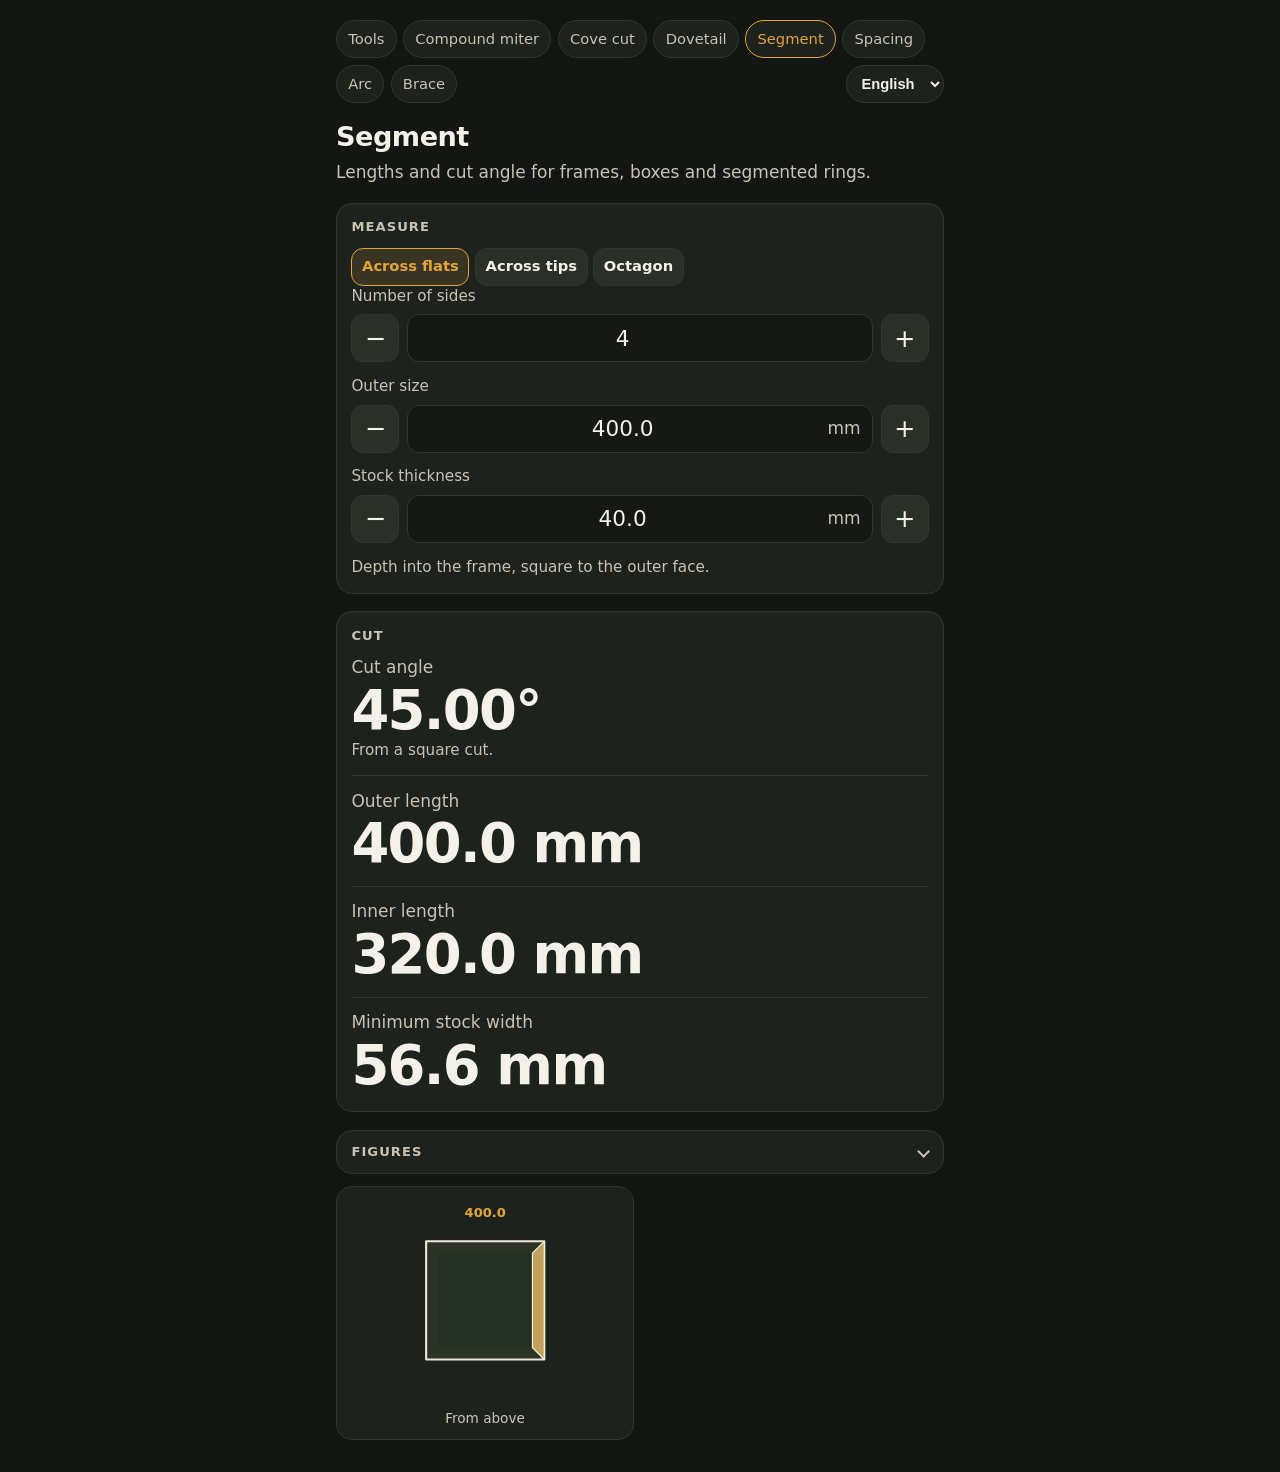
<file: segment.html>
<!DOCTYPE html>
<html lang="no">
<head>
  <meta charset="utf-8">
  <meta name="viewport" content="width=device-width, initial-scale=1">
  <meta name="color-scheme" content="dark">
  <title>Segment</title>
  <link rel="stylesheet" href="site.css">
</head>
<body>
  <main>
    <nav class="sitenav" id="sitenav">
      <a href="index.html" data-nav="home">Verktøy</a>
      <a href="miter.html" data-nav="miter">Sammensatt gjæring</a>
      <a href="cove.html" data-nav="cove">Hulkil</a>
      <a href="dovetail.html" data-nav="dovetail">Svalehale</a>
      <a href="segment.html" data-nav="segment">Segment</a>
      <a href="spacing.html" data-nav="spacing">Fordeling</a>
      <a href="arc.html" data-nav="arc">Bue</a>
      <a href="brace.html" data-nav="brace">Avstiver</a>
      <select id="langs" aria-label="Språk">
        <option value="no" lang="no">Norsk</option>
        <option value="sv" lang="sv">Svenska</option>
        <option value="da" lang="da">Dansk</option>
        <option value="fi" lang="fi">Suomi</option>
        <option value="en" lang="en">English</option>
      </select>
    </nav>
    <header>
      <h1 id="title">Segment</h1>
      <p id="intro">Lengder og kappvinkel for ramme, boks og segmentring.</p>
    </header>

    <section class="panel" id="inputs-panel">
      <h2 id="mode-heading">Mål</h2>
      <div class="choices" id="mode-choices">
        <button type="button" data-mode="flats" aria-pressed="true">Over flater</button>
        <button type="button" data-mode="tips">Over hjørner</button>
        <button type="button" data-mode="octagon">Åttkant</button>
      </div>
      <div class="field">
        <label id="sides-label" for="sides">Antall sider</label>
        <div class="stepper">
          <button type="button" id="sides-dec" aria-label="Færre">−</button>
          <div class="measure">
            <input id="sides" type="text" inputmode="numeric" value="4" autocomplete="off">
          </div>
          <button type="button" id="sides-inc" aria-label="Flere">+</button>
        </div>
      </div>
      <div class="field">
        <label id="measure-label" for="measure">Ytre mål</label>
        <div class="stepper">
          <button type="button" id="measure-dec" aria-label="Mindre">−</button>
          <div class="measure">
            <input id="measure" type="text" inputmode="decimal" value="400" autocomplete="off">
            <span>mm</span>
          </div>
          <button type="button" id="measure-inc" aria-label="Større">+</button>
        </div>
      </div>
      <div class="field">
        <label id="thick-label" for="thick">Listetykkelse</label>
        <div class="stepper">
          <button type="button" id="thick-dec" aria-label="Tynnere">−</button>
          <div class="measure">
            <input id="thick" type="text" inputmode="decimal" value="40" autocomplete="off">
            <span>mm</span>
          </div>
          <button type="button" id="thick-inc" aria-label="Tykkere">+</button>
        </div>
        <p class="note" id="thick-hint">Dybden inn i rammen, vinkelrett på yttersiden.</p>
      </div>
    </section>

    <section class="panel results" id="results-panel" aria-live="polite">
      <h2 id="results-heading">Kapp</h2>
      <div class="result">
        <span class="result-label" id="angle-label">Kappvinkel</span>
        <p class="value" id="angle">—</p>
        <p class="hint" id="angle-hint">Fra rett tverrkutt.</p>
      </div>
      <div class="result">
        <span class="result-label" id="outer-label">Ytre lengde</span>
        <p class="value" id="outer">—</p>
      </div>
      <div class="result">
        <span class="result-label" id="inner-label">Indre lengde</span>
        <p class="value" id="inner">—</p>
      </div>
      <div class="result">
        <span class="result-label" id="width-label">Minste emnebredde</span>
        <p class="value" id="width">—</p>
      </div>
      <div class="result" id="inset-result" hidden>
        <span class="result-label" id="inset-label">Innrykk fra hjørne</span>
        <p class="value" id="inset">—</p>
      </div>
      <p class="limit" id="limit" hidden></p>
    </section>

    <details class="fold figures-fold" id="figures-fold" open>
      <summary>
        <span class="fold-label" id="figures-heading">Figurer</span>
      </summary>
      <div class="figures" id="figures-panel">
        <figure>
          <svg id="plan-svg" viewBox="0 0 320 240" role="img" aria-labelledby="plan-cap"></svg>
          <figcaption id="plan-cap">Ovenfra</figcaption>
        </figure>
      </div>
    </details>
  </main>
  <script src="site.js"></script>
  <script>
    var TEXT = {
      no: {
        title: "Segment",
        intro: "Lengder og kappvinkel for ramme, boks og segmentring.",
        modeHeading: "Mål",
        flats: "Over flater",
        tips: "Over hjørner",
        octagon: "Åttkant",
        sides: "Antall sider",
        measure: "Ytre mål",
        measureOct: "Firkantens side",
        thick: "Listetykkelse",
        thickHint: "Dybden inn i rammen, vinkelrett på yttersiden.",
        fewer: "Færre",
        more: "Flere",
        less: "Mindre",
        greater: "Større",
        thinner: "Tynnere",
        thicker: "Tykkere",
        results: "Kapp",
        angle: "Kappvinkel",
        angleHint: "Fra rett tverrkutt.",
        outer: "Ytre lengde",
        inner: "Indre lengde",
        width: "Minste emnebredde",
        inset: "Innrykk fra hjørne",
        plan: "Ovenfra",
        figures: "Figurer",
        invalid: "Sjekk målene. Antall sider, ytre mål og tykkelse må være gyldige.",
        tooThick: "Listetykkelsen er for stor for dette målet."
      },
      sv: {
        title: "Segment",
        intro: "Längder och kappvinkel för ram, låda och segmentring.",
        modeHeading: "Mått",
        flats: "Över ytor",
        tips: "Över hörn",
        octagon: "Åttkant",
        sides: "Antal sidor",
        measure: "Yttre mått",
        measureOct: "Fyrkantens sida",
        thick: "Listtjocklek",
        thickHint: "Djupet in i ramen, vinkelrätt mot yttersidan.",
        fewer: "Färre",
        more: "Fler",
        less: "Mindre",
        greater: "Större",
        thinner: "Tunnare",
        thicker: "Tjockare",
        results: "Kap",
        angle: "Kappvinkel",
        angleHint: "Från rakt kap.",
        outer: "Yttre längd",
        inner: "Inre längd",
        width: "Minsta ämnesbredd",
        inset: "Indrag från hörn",
        plan: "Ovanifrån",
        figures: "Figurer",
        invalid: "Kontrollera måtten. Antal sidor, yttre mått och tjocklek måste vara giltiga.",
        tooThick: "Listtjockleken är för stor för det här måttet."
      },
      da: {
        title: "Segment",
        intro: "Længder og kappevinkel til ramme, kasse og segmentring.",
        modeHeading: "Mål",
        flats: "Over flader",
        tips: "Over hjørner",
        octagon: "Ottekant",
        sides: "Antal sider",
        measure: "Ydre mål",
        measureOct: "Firkantens side",
        thick: "Listetykkelse",
        thickHint: "Dybden ind i rammen, vinkelret på ydersiden.",
        fewer: "Færre",
        more: "Flere",
        less: "Mindre",
        greater: "Større",
        thinner: "Tyndere",
        thicker: "Tykkere",
        results: "Kap",
        angle: "Kappevinkel",
        angleHint: "Fra lige snit.",
        outer: "Ydre længde",
        inner: "Indre længde",
        width: "Mindste emnebredde",
        inset: "Indryk fra hjørne",
        plan: "Ovenfra",
        figures: "Figurer",
        invalid: "Tjek målene. Antal sider, ydre mål og tykkelse skal være gyldige.",
        tooThick: "Listetykkelsen er for stor til det mål."
      },
      fi: {
        title: "Segmentti",
        intro: "Pituudet ja katkaisukulma kehykselle, laatikolle ja segmenttirenkaalle.",
        modeHeading: "Mitta",
        flats: "Tasojen yli",
        tips: "Kulmien yli",
        octagon: "Kahdeksankulmio",
        sides: "Sivujen määrä",
        measure: "Ulkomitta",
        measureOct: "Neliön sivu",
        thick: "Listan paksuus",
        thickHint: "Syvyys kehykseen, kohtisuoraan ulkopintaan.",
        fewer: "Vähemmän",
        more: "Enemmän",
        less: "Pienempi",
        greater: "Suurempi",
        thinner: "Ohuempi",
        thicker: "Paksumpi",
        results: "Katkaisu",
        angle: "Katkaisukulma",
        angleHint: "Suorasta katkaisusta.",
        outer: "Ulkopituus",
        inner: "Sisäpituus",
        width: "Pienin aihion leveys",
        inset: "Siirto kulmasta",
        plan: "Ylhäältä",
        figures: "Kuvat",
        invalid: "Tarkista mitat. Sivujen määrän, ulkomitan ja paksuuden on oltava kelvollisia.",
        tooThick: "Listan paksuus on liian suuri tähän mittaan."
      },
      en: {
        title: "Segment",
        intro: "Lengths and cut angle for frames, boxes and segmented rings.",
        modeHeading: "Measure",
        flats: "Across flats",
        tips: "Across tips",
        octagon: "Octagon",
        sides: "Number of sides",
        measure: "Outer size",
        measureOct: "Square side",
        thick: "Stock thickness",
        thickHint: "Depth into the frame, square to the outer face.",
        fewer: "Fewer",
        more: "More",
        less: "Less",
        greater: "More",
        thinner: "Thinner",
        thicker: "Thicker",
        results: "Cut",
        angle: "Cut angle",
        angleHint: "From a square cut.",
        outer: "Outer length",
        inner: "Inner length",
        width: "Minimum stock width",
        inset: "Inset from corner",
        plan: "From above",
        figures: "Figures",
        invalid: "Check the sizes. Sides, outer size and thickness must be valid.",
        tooThick: "The stock thickness is too large for this size."
      }
    };

    var state = { mode: "flats", n: 4, m: 400, t: 40 };

    var fields = {
      sides: document.getElementById("sides"),
      measure: document.getElementById("measure"),
      thick: document.getElementById("thick")
    };

    function t(key) { return TEXT[Workshop.lang()][key]; }

    function formatMm(value, digits) {
      var places = digits == null ? 1 : digits;
      return Workshop.formatNumber(value, places);
    }

    function formatDeg(value) {
      return Workshop.formatNumber(value, 2) + "°";
    }

    function writeField(el, value, digits) {
      if (document.activeElement === el) return;
      el.value = formatMm(value, digits);
    }

    function compute() {
      var n = state.mode === "octagon" ? 8 : Math.round(state.n);
      var M = state.m;
      var thick = state.t;
      if (!(n >= 3) || !(M > 0) || !(thick >= 0)) return { error: "invalid" };
      var half = Math.PI / n;
      var angle = 180 / n;
      var outer;
      var inner;
      var width;
      var inset = null;
      var af;
      if (state.mode === "octagon") {
        inset = M / (2 + Math.SQRT2);
        outer = M - 2 * inset;
        af = M;
        if (af <= 2 * thick) return { error: "tooThick", angle: angle, inset: inset };
        inner = (af - 2 * thick) * Math.tan(half);
        width = thick / Math.cos(half);
      } else if (state.mode === "tips") {
        outer = M * Math.sin(half);
        if (M <= 2 * thick) return { error: "tooThick", angle: angle, outer: outer };
        inner = (M - 2 * thick) * Math.sin(half);
        width = thick;
      } else {
        outer = M * Math.tan(half);
        if (M <= 2 * thick) return { error: "tooThick", angle: angle, outer: outer };
        inner = (M - 2 * thick) * Math.tan(half);
        width = thick / Math.cos(half);
      }
      return { n: n, angle: angle, outer: outer, inner: inner, width: width, inset: inset, thick: thick, mode: state.mode, m: M };
    }

    function showError(code, partial) {
      document.getElementById("angle").textContent = partial && partial.angle != null ? formatDeg(partial.angle) : "—";
      document.getElementById("outer").textContent = partial && partial.outer != null ? formatMm(partial.outer, 1) + " mm" : "—";
      document.getElementById("inner").textContent = "—";
      document.getElementById("width").textContent = "—";
      var insetEl = document.getElementById("inset");
      var insetResult = document.getElementById("inset-result");
      if (partial && partial.inset != null) {
        insetResult.hidden = false;
        insetEl.textContent = formatMm(partial.inset, 1) + " mm";
      } else {
        insetResult.hidden = state.mode !== "octagon";
        insetEl.textContent = "—";
      }
      var limit = document.getElementById("limit");
      limit.hidden = false;
      limit.textContent = t(code);
      document.getElementById("plan-svg").innerHTML = "";
    }

    function renderPlan(result) {
      var svg = document.getElementById("plan-svg");
      var n = result.n;
      var R = 96;
      var r = Math.max(20, R * (1 - result.thick / Math.max(result.m, 1)));
      if (result.mode === "tips") {
        /* R is vertex radius in drawing */
      } else {
        r = Math.max(20, R * Math.cos(Math.PI / n) * ((result.m - 2 * result.thick) / result.m) / Math.cos(Math.PI / n));
        r = Math.max(20, R * (result.m - 2 * result.thick) / result.m);
      }
      var cx = 160;
      var cy = 120;
      function poly(radius, klass) {
        var pts = [];
        for (var i = 0; i < n; i += 1) {
          var a = -Math.PI / 2 + (result.mode === "tips" ? 0 : Math.PI / n) + i * 2 * Math.PI / n;
          pts.push((cx + radius * Math.cos(a)).toFixed(1) + "," + (cy + radius * Math.sin(a)).toFixed(1));
        }
        return '<polygon class="' + klass + '" points="' + pts.join(" ") + '"/>';
      }
      var a0 = -Math.PI / 2 + (result.mode === "tips" ? 0 : Math.PI / n);
      var a1 = a0 + 2 * Math.PI / n;
      var ox0 = cx + R * Math.cos(a0);
      var oy0 = cy + R * Math.sin(a0);
      var ox1 = cx + R * Math.cos(a1);
      var oy1 = cy + R * Math.sin(a1);
      var ix0 = cx + r * Math.cos(a0);
      var iy0 = cy + r * Math.sin(a0);
      var ix1 = cx + r * Math.cos(a1);
      var iy1 = cy + r * Math.sin(a1);
      svg.innerHTML =
        poly(R, "plan-shape") +
        poly(r, "void") +
        '<polygon class="joint-tail" points="' +
          ox0.toFixed(1) + "," + oy0.toFixed(1) + " " +
          ox1.toFixed(1) + "," + oy1.toFixed(1) + " " +
          ix1.toFixed(1) + "," + iy1.toFixed(1) + " " +
          ix0.toFixed(1) + "," + iy0.toFixed(1) + '"/>' +
        '<text class="dim-label" x="160" y="24" text-anchor="middle">' + formatMm(result.outer, 1) + "</text>";
    }

    function render() {
      if (state.mode === "octagon") state.n = 8;
      writeField(fields.sides, state.n, 0);
      writeField(fields.measure, state.m, 1);
      writeField(fields.thick, state.t, 1);
      fields.sides.disabled = state.mode === "octagon";
      document.getElementById("sides-dec").disabled = state.mode === "octagon" || state.n <= 3;
      document.getElementById("sides-inc").disabled = state.mode === "octagon" || state.n >= 99;
      document.getElementById("measure-dec").disabled = state.m <= 1;
      document.getElementById("measure-inc").disabled = state.m >= 9999;
      document.getElementById("thick-dec").disabled = state.t <= 0;
      document.getElementById("thick-inc").disabled = state.t >= 999;
      var modes = document.querySelectorAll("#mode-choices button");
      for (var i = 0; i < modes.length; i += 1) {
        var mode = modes[i].getAttribute("data-mode");
        modes[i].setAttribute("aria-pressed", mode === state.mode ? "true" : "false");
        modes[i].textContent = t(mode);
      }
      document.getElementById("measure-label").textContent = state.mode === "octagon" ? t("measureOct") : t("measure");
      document.getElementById("inset-result").hidden = state.mode !== "octagon";
      saveState();
      var result = compute();
      if (result.error) {
        showError(result.error, result);
        return;
      }
      document.getElementById("angle").textContent = formatDeg(result.angle);
      document.getElementById("outer").textContent = formatMm(result.outer, 1) + " mm";
      document.getElementById("inner").textContent = formatMm(result.inner, 1) + " mm";
      document.getElementById("width").textContent = formatMm(result.width, 1) + " mm";
      if (result.inset != null) {
        document.getElementById("inset").textContent = formatMm(result.inset, 1) + " mm";
      }
      document.getElementById("limit").hidden = true;
      renderPlan(result);
      document.getElementById("plan-cap").textContent = t("plan");
    }

    function saveState() {
      try {
        localStorage.setItem("makercalc-segment", JSON.stringify(state));
      } catch (err) { /* keep for this visit */ }
    }

    function loadState() {
      try {
        var raw = localStorage.getItem("makercalc-segment");
        if (!raw) return;
        var data = JSON.parse(raw);
        if (data.mode === "flats" || data.mode === "tips" || data.mode === "octagon") state.mode = data.mode;
        if (data.n >= 3) state.n = data.n;
        if (data.m > 0) state.m = data.m;
        if (typeof data.t === "number" && data.t >= 0) state.t = data.t;
      } catch (err) { /* defaults */ }
    }

    function nudge(key, delta, min, max, places) {
      var factor = Math.pow(10, places == null ? 1 : places);
      var next = Math.round((state[key] + delta) * factor) / factor;
      if (next < min) next = min;
      if (next > max) next = max;
      state[key] = next;
      render();
    }

    function onMeasure(el, assign) {
      el.addEventListener("input", function () {
        var raw = el.value.trim();
        if (raw === "" || /[.,]$/.test(raw)) return;
        var value = Workshop.parseNumber(raw);
        if (value === null) return;
        assign(value);
        render();
      });
    }

    onMeasure(fields.sides, function (v) { state.n = Math.max(3, Math.round(v)); });
    onMeasure(fields.measure, function (v) { state.m = v; });
    onMeasure(fields.thick, function (v) { state.t = Math.max(0, v); });

    document.getElementById("sides-dec").addEventListener("click", function () { nudge("n", -1, 3, 99, 0); });
    document.getElementById("sides-inc").addEventListener("click", function () { nudge("n", 1, 3, 99, 0); });
    document.getElementById("measure-dec").addEventListener("click", function () { nudge("m", -1, 1, 9999); });
    document.getElementById("measure-inc").addEventListener("click", function () { nudge("m", 1, 1, 9999); });
    document.getElementById("thick-dec").addEventListener("click", function () { nudge("t", -1, 0, 999); });
    document.getElementById("thick-inc").addEventListener("click", function () { nudge("t", 1, 0, 999); });

    var modeButtons = document.querySelectorAll("#mode-choices button");
    for (var b = 0; b < modeButtons.length; b += 1) {
      modeButtons[b].addEventListener("click", function () {
        state.mode = this.getAttribute("data-mode");
        if (state.mode === "octagon") state.n = 8;
        render();
      });
    }

    function applyPage() {
      document.title = t("title");
      document.getElementById("title").textContent = t("title");
      document.getElementById("intro").textContent = t("intro");
      document.getElementById("mode-heading").textContent = t("modeHeading");
      document.getElementById("sides-label").textContent = t("sides");
      document.getElementById("sides-dec").setAttribute("aria-label", t("fewer"));
      document.getElementById("sides-inc").setAttribute("aria-label", t("more"));
      document.getElementById("thick-label").textContent = t("thick");
      document.getElementById("thick-hint").textContent = t("thickHint");
      document.getElementById("thick-dec").setAttribute("aria-label", t("thinner"));
      document.getElementById("thick-inc").setAttribute("aria-label", t("thicker"));
      document.getElementById("measure-dec").setAttribute("aria-label", t("less"));
      document.getElementById("measure-inc").setAttribute("aria-label", t("greater"));
      document.getElementById("results-heading").textContent = t("results");
      document.getElementById("angle-label").textContent = t("angle");
      document.getElementById("angle-hint").textContent = t("angleHint");
      document.getElementById("outer-label").textContent = t("outer");
      document.getElementById("inner-label").textContent = t("inner");
      document.getElementById("width-label").textContent = t("width");
      document.getElementById("inset-label").textContent = t("inset");
      document.getElementById("figures-heading").textContent = t("figures");
      document.getElementById("figures-panel").setAttribute("aria-label", t("figures"));
      render();
    }

    loadState();
    Workshop.init({ page: "segment", onChange: applyPage });
  </script>
</body>
</html>
</file>
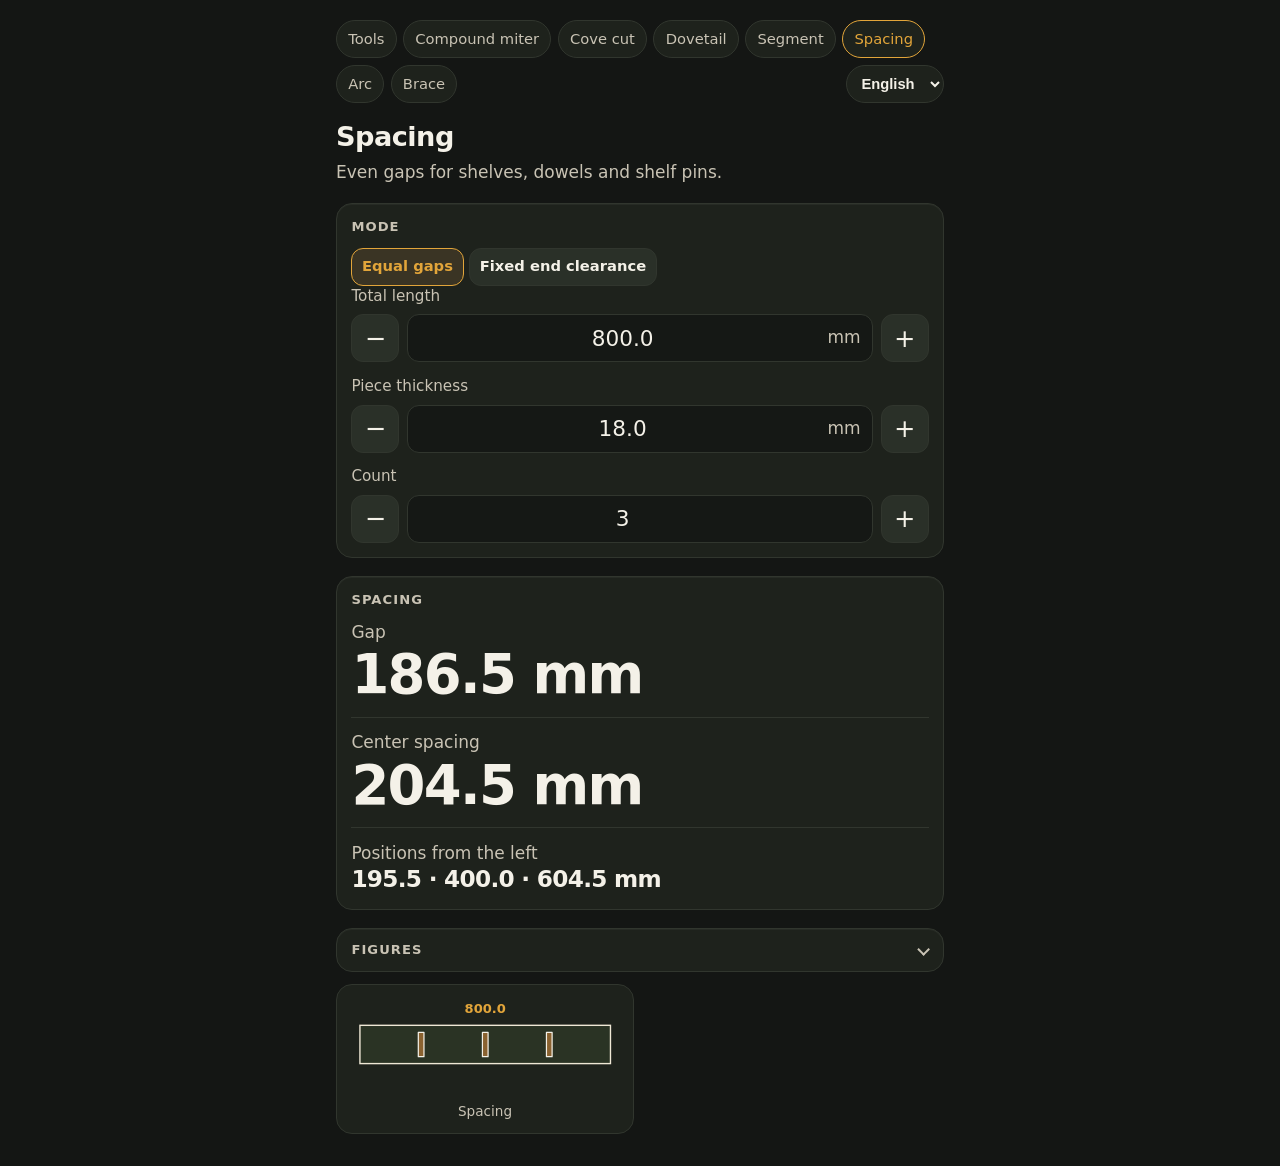
<file: spacing.html>
<!DOCTYPE html>
<html lang="no">
<head>
  <meta charset="utf-8">
  <meta name="viewport" content="width=device-width, initial-scale=1">
  <meta name="color-scheme" content="dark">
  <title>Fordeling</title>
  <link rel="stylesheet" href="site.css">
</head>
<body>
  <main>
    <nav class="sitenav" id="sitenav">
      <a href="index.html" data-nav="home">Verktøy</a>
      <a href="miter.html" data-nav="miter">Sammensatt gjæring</a>
      <a href="cove.html" data-nav="cove">Hulkil</a>
      <a href="dovetail.html" data-nav="dovetail">Svalehale</a>
      <a href="segment.html" data-nav="segment">Segment</a>
      <a href="spacing.html" data-nav="spacing">Fordeling</a>
      <a href="arc.html" data-nav="arc">Bue</a>
      <a href="brace.html" data-nav="brace">Avstiver</a>
      <select id="langs" aria-label="Språk">
        <option value="no" lang="no">Norsk</option>
        <option value="sv" lang="sv">Svenska</option>
        <option value="da" lang="da">Dansk</option>
        <option value="fi" lang="fi">Suomi</option>
        <option value="en" lang="en">English</option>
      </select>
    </nav>
    <header>
      <h1 id="title">Fordeling</h1>
      <p id="intro">Jevne mellomrom for hyller, dybler og hyllepinner.</p>
    </header>

    <section class="panel" id="inputs-panel">
      <h2 id="mode-heading">Modus</h2>
      <div class="choices" id="mode-choices">
        <button type="button" data-mode="equal" aria-pressed="true">Likt mellomrom</button>
        <button type="button" data-mode="ends">Fast endeavstand</button>
      </div>
      <div class="field">
        <label id="length-label" for="length">Total lengde</label>
        <div class="stepper">
          <button type="button" id="length-dec" aria-label="Kortere">−</button>
          <div class="measure">
            <input id="length" type="text" inputmode="decimal" value="800" autocomplete="off">
            <span>mm</span>
          </div>
          <button type="button" id="length-inc" aria-label="Lengre">+</button>
        </div>
      </div>
      <div class="field">
        <label id="thick-label" for="thick">Emnetykkelse</label>
        <div class="stepper">
          <button type="button" id="thick-dec" aria-label="Tynnere">−</button>
          <div class="measure">
            <input id="thick" type="text" inputmode="decimal" value="18" autocomplete="off">
            <span>mm</span>
          </div>
          <button type="button" id="thick-inc" aria-label="Tykkere">+</button>
        </div>
      </div>
      <div class="field">
        <label id="count-label" for="count">Antall</label>
        <div class="stepper">
          <button type="button" id="count-dec" aria-label="Færre">−</button>
          <div class="measure">
            <input id="count" type="text" inputmode="numeric" value="3" autocomplete="off">
          </div>
          <button type="button" id="count-inc" aria-label="Flere">+</button>
        </div>
      </div>
      <div class="field" id="edge-field">
        <label id="edge-label" for="edge">Kantavstand</label>
        <div class="stepper">
          <button type="button" id="edge-dec" aria-label="Mindre">−</button>
          <div class="measure">
            <input id="edge" type="text" inputmode="decimal" value="50" autocomplete="off">
            <span>mm</span>
          </div>
          <button type="button" id="edge-inc" aria-label="Større">+</button>
        </div>
      </div>
    </section>

    <section class="panel results" id="results-panel" aria-live="polite">
      <h2 id="results-heading">Fordeling</h2>
      <div class="result">
        <span class="result-label" id="gap-label">Mellomrom</span>
        <p class="value" id="gap">—</p>
      </div>
      <div class="result">
        <span class="result-label" id="pitch-label">Senteravstand</span>
        <p class="value" id="pitch">—</p>
      </div>
      <div class="result">
        <span class="result-label" id="pos-label">Posisjoner fra venstre</span>
        <p class="value pos-list" id="positions">—</p>
      </div>
      <p class="limit" id="limit" hidden></p>
    </section>

    <details class="fold figures-fold" id="figures-fold" open>
      <summary>
        <span class="fold-label" id="figures-heading">Figurer</span>
      </summary>
      <div class="figures" id="figures-panel">
        <figure>
          <svg id="strip-svg" viewBox="0 0 320 120" role="img" aria-labelledby="strip-cap"></svg>
          <figcaption id="strip-cap">Fordeling</figcaption>
        </figure>
      </div>
    </details>
  </main>
  <script src="site.js"></script>
  <script>
    var TEXT = {
      no: {
        title: "Fordeling",
        intro: "Jevne mellomrom for hyller, dybler og hyllepinner.",
        modeHeading: "Modus",
        equal: "Likt mellomrom",
        ends: "Fast endeavstand",
        length: "Total lengde",
        thick: "Emnetykkelse",
        count: "Antall",
        edge: "Kantavstand",
        shorter: "Kortere",
        longer: "Lengre",
        thinner: "Tynnere",
        thicker: "Tykkere",
        fewer: "Færre",
        more: "Flere",
        less: "Mindre",
        greater: "Større",
        results: "Fordeling",
        gap: "Mellomrom",
        pitch: "Senteravstand",
        pos: "Posisjoner fra venstre",
        strip: "Fordeling",
        figures: "Figurer",
        invalid: "Sjekk målene. Lengde, tykkelse og antall må være gyldige.",
        noFit: "Emnene får ikke plass med disse målene."
      },
      sv: {
        title: "Fördelning",
        intro: "Jämna mellanrum för hyllor, pluggar och hyllstift.",
        modeHeading: "Läge",
        equal: "Lika mellanrum",
        ends: "Fast ändavstånd",
        length: "Total längd",
        thick: "Ämnestjocklek",
        count: "Antal",
        edge: "Kantavstånd",
        shorter: "Kortare",
        longer: "Längre",
        thinner: "Tunnare",
        thicker: "Tjockare",
        fewer: "Färre",
        more: "Fler",
        less: "Mindre",
        greater: "Större",
        results: "Fördelning",
        gap: "Mellanrum",
        pitch: "Centrumavstånd",
        pos: "Positioner från vänster",
        strip: "Fördelning",
        figures: "Figurer",
        invalid: "Kontrollera måtten. Längd, tjocklek och antal måste vara giltiga.",
        noFit: "Ämnena får inte plats med de här måtten."
      },
      da: {
        title: "Fordeling",
        intro: "Jævne mellemrum til hylder, dyvler og hyldestifter.",
        modeHeading: "Tilstand",
        equal: "Lige mellemrum",
        ends: "Fast endafstand",
        length: "Total længde",
        thick: "Emnetykkelse",
        count: "Antal",
        edge: "Kantafstand",
        shorter: "Kortere",
        longer: "Længere",
        thinner: "Tyndere",
        thicker: "Tykkere",
        fewer: "Færre",
        more: "Flere",
        less: "Mindre",
        greater: "Større",
        results: "Fordeling",
        gap: "Mellemrum",
        pitch: "Centerafstand",
        pos: "Positioner fra venstre",
        strip: "Fordeling",
        figures: "Figurer",
        invalid: "Tjek målene. Længde, tykkelse og antal skal være gyldige.",
        noFit: "Emnerne får ikke plads med de mål."
      },
      fi: {
        title: "Jako",
        intro: "Tasaiset välit hyllyille, tulpille ja hyllytapille.",
        modeHeading: "Tila",
        equal: "Tasaiset välit",
        ends: "Kiinteä päätyväli",
        length: "Kokonaispituus",
        thick: "Aihion paksuus",
        count: "Määrä",
        edge: "Reunaväli",
        shorter: "Lyhyempi",
        longer: "Pidempi",
        thinner: "Ohuempi",
        thicker: "Paksumpi",
        fewer: "Vähemmän",
        more: "Enemmän",
        less: "Pienempi",
        greater: "Suurempi",
        results: "Jako",
        gap: "Väli",
        pitch: "Keskiväli",
        pos: "Paikat vasemmalta",
        strip: "Jako",
        figures: "Kuvat",
        invalid: "Tarkista mitat. Pituuden, paksuuden ja määrän on oltava kelvollisia.",
        noFit: "Aihiot eivät mahdu näillä mitoilla."
      },
      en: {
        title: "Spacing",
        intro: "Even gaps for shelves, dowels and shelf pins.",
        modeHeading: "Mode",
        equal: "Equal gaps",
        ends: "Fixed end clearance",
        length: "Total length",
        thick: "Piece thickness",
        count: "Count",
        edge: "End clearance",
        shorter: "Shorter",
        longer: "Longer",
        thinner: "Thinner",
        thicker: "Thicker",
        fewer: "Fewer",
        more: "More",
        less: "Less",
        greater: "More",
        results: "Spacing",
        gap: "Gap",
        pitch: "Center spacing",
        pos: "Positions from the left",
        strip: "Spacing",
        figures: "Figures",
        invalid: "Check the sizes. Length, thickness and count must be valid.",
        noFit: "The pieces do not fit with these sizes."
      }
    };

    var state = { mode: "equal", L: 800, t: 18, n: 3, e: 50 };

    var fields = {
      length: document.getElementById("length"),
      thick: document.getElementById("thick"),
      count: document.getElementById("count"),
      edge: document.getElementById("edge")
    };

    function t(key) { return TEXT[Workshop.lang()][key]; }
    function formatMm(value, digits) {
      return Workshop.formatNumber(value, digits == null ? 1 : digits);
    }
    function writeField(el, value, digits) {
      if (document.activeElement === el) return;
      el.value = formatMm(value, digits);
    }

    function compute() {
      var L = state.L;
      var thick = state.t;
      var n = Math.round(state.n);
      var e = state.e;
      if (!(L > 0) || !(thick > 0) || !(n >= 1)) return { error: "invalid" };
      var gap;
      var start;
      if (state.mode === "equal") {
        gap = (L - n * thick) / (n + 1);
        start = gap;
      } else {
        if (!(e >= 0)) return { error: "invalid" };
        if (n === 1) {
          if (L < thick + 2 * e) return { error: "noFit" };
          gap = 0;
          start = e;
        } else {
          gap = (L - n * thick - 2 * e) / (n - 1);
          start = e;
        }
      }
      if (gap < -1e-9) return { error: "noFit" };
      if (gap < 0) gap = 0;
      var centers = [];
      var lefts = [];
      for (var i = 0; i < n; i += 1) {
        var left = start + i * (thick + gap);
        lefts.push(left);
        centers.push(left + thick / 2);
      }
      return { gap: gap, pitch: thick + gap, centers: centers, lefts: lefts, n: n, t: thick, L: L, e: state.mode === "equal" ? gap : e, mode: state.mode };
    }

    function showError(code) {
      document.getElementById("gap").textContent = "—";
      document.getElementById("pitch").textContent = "—";
      document.getElementById("positions").textContent = "—";
      var limit = document.getElementById("limit");
      limit.hidden = false;
      limit.textContent = t(code);
      document.getElementById("strip-svg").innerHTML = "";
    }

    function renderStrip(result) {
      var svg = document.getElementById("strip-svg");
      var left = 16;
      var right = 304;
      var scale = (right - left) / result.L;
      var y = 44;
      var h = 28;
      var html = '<rect class="joint-board" x="' + left + '" y="' + (y - 8) + '" width="' + (right - left) + '" height="' + (h + 16) + '"/>';
      for (var i = 0; i < result.lefts.length; i += 1) {
        var x = left + result.lefts[i] * scale;
        var w = Math.max(2, result.t * scale);
        html += '<rect class="joint-pin" x="' + x.toFixed(1) + '" y="' + y + '" width="' + w.toFixed(1) + '" height="' + h + '"/>';
      }
      html += '<text class="dim-label" x="160" y="22" text-anchor="middle">' + formatMm(result.L, 1) + "</text>";
      svg.innerHTML = html;
    }

    function render() {
      writeField(fields.length, state.L, 1);
      writeField(fields.thick, state.t, 1);
      writeField(fields.count, state.n, 0);
      writeField(fields.edge, state.e, 1);
      document.getElementById("edge-field").hidden = state.mode !== "ends";
      document.getElementById("length-dec").disabled = state.L <= 1;
      document.getElementById("length-inc").disabled = state.L >= 9999;
      document.getElementById("thick-dec").disabled = state.t <= 1;
      document.getElementById("thick-inc").disabled = state.t >= 999;
      document.getElementById("count-dec").disabled = state.n <= 1;
      document.getElementById("count-inc").disabled = state.n >= 80;
      document.getElementById("edge-dec").disabled = state.e <= 0;
      document.getElementById("edge-inc").disabled = state.e >= 9999;
      var modes = document.querySelectorAll("#mode-choices button");
      for (var i = 0; i < modes.length; i += 1) {
        var mode = modes[i].getAttribute("data-mode");
        modes[i].setAttribute("aria-pressed", mode === state.mode ? "true" : "false");
        modes[i].textContent = t(mode);
      }
      saveState();
      var result = compute();
      if (result.error) {
        showError(result.error);
        return;
      }
      document.getElementById("gap").textContent = formatMm(result.gap, 1) + " mm";
      document.getElementById("pitch").textContent = formatMm(result.pitch, 1) + " mm";
      document.getElementById("positions").textContent = result.centers.map(function (c) {
        return formatMm(c, 1);
      }).join(" · ") + " mm";
      document.getElementById("limit").hidden = true;
      renderStrip(result);
      document.getElementById("strip-cap").textContent = t("strip");
    }

    function saveState() {
      try { localStorage.setItem("makercalc-spacing", JSON.stringify(state)); } catch (err) { /* keep */ }
    }
    function loadState() {
      try {
        var raw = localStorage.getItem("makercalc-spacing");
        if (!raw) return;
        var data = JSON.parse(raw);
        if (data.mode === "equal" || data.mode === "ends") state.mode = data.mode;
        if (data.L > 0) state.L = data.L;
        if (data.t > 0) state.t = data.t;
        if (data.n >= 1) state.n = data.n;
        if (typeof data.e === "number" && data.e >= 0) state.e = data.e;
      } catch (err) { /* defaults */ }
    }

    function nudge(key, delta, min, max, places) {
      var factor = Math.pow(10, places == null ? 1 : places);
      var next = Math.round((state[key] + delta) * factor) / factor;
      if (next < min) next = min;
      if (next > max) next = max;
      state[key] = next;
      render();
    }

    function onMeasure(el, assign) {
      el.addEventListener("input", function () {
        var raw = el.value.trim();
        if (raw === "" || /[.,]$/.test(raw)) return;
        var value = Workshop.parseNumber(raw);
        if (value === null) return;
        assign(value);
        render();
      });
    }

    onMeasure(fields.length, function (v) { state.L = v; });
    onMeasure(fields.thick, function (v) { state.t = v; });
    onMeasure(fields.count, function (v) { state.n = Math.max(1, Math.round(v)); });
    onMeasure(fields.edge, function (v) { state.e = Math.max(0, v); });

    document.getElementById("length-dec").addEventListener("click", function () { nudge("L", -1, 1, 9999); });
    document.getElementById("length-inc").addEventListener("click", function () { nudge("L", 1, 1, 9999); });
    document.getElementById("thick-dec").addEventListener("click", function () { nudge("t", -1, 1, 999); });
    document.getElementById("thick-inc").addEventListener("click", function () { nudge("t", 1, 1, 999); });
    document.getElementById("count-dec").addEventListener("click", function () { nudge("n", -1, 1, 80, 0); });
    document.getElementById("count-inc").addEventListener("click", function () { nudge("n", 1, 1, 80, 0); });
    document.getElementById("edge-dec").addEventListener("click", function () { nudge("e", -1, 0, 9999); });
    document.getElementById("edge-inc").addEventListener("click", function () { nudge("e", 1, 0, 9999); });

    var modeButtons = document.querySelectorAll("#mode-choices button");
    for (var b = 0; b < modeButtons.length; b += 1) {
      modeButtons[b].addEventListener("click", function () {
        state.mode = this.getAttribute("data-mode");
        render();
      });
    }

    function applyPage() {
      document.title = t("title");
      document.getElementById("title").textContent = t("title");
      document.getElementById("intro").textContent = t("intro");
      document.getElementById("mode-heading").textContent = t("modeHeading");
      document.getElementById("length-label").textContent = t("length");
      document.getElementById("thick-label").textContent = t("thick");
      document.getElementById("count-label").textContent = t("count");
      document.getElementById("edge-label").textContent = t("edge");
      document.getElementById("length-dec").setAttribute("aria-label", t("shorter"));
      document.getElementById("length-inc").setAttribute("aria-label", t("longer"));
      document.getElementById("thick-dec").setAttribute("aria-label", t("thinner"));
      document.getElementById("thick-inc").setAttribute("aria-label", t("thicker"));
      document.getElementById("count-dec").setAttribute("aria-label", t("fewer"));
      document.getElementById("count-inc").setAttribute("aria-label", t("more"));
      document.getElementById("edge-dec").setAttribute("aria-label", t("less"));
      document.getElementById("edge-inc").setAttribute("aria-label", t("greater"));
      document.getElementById("results-heading").textContent = t("results");
      document.getElementById("gap-label").textContent = t("gap");
      document.getElementById("pitch-label").textContent = t("pitch");
      document.getElementById("pos-label").textContent = t("pos");
      document.getElementById("figures-heading").textContent = t("figures");
      document.getElementById("figures-panel").setAttribute("aria-label", t("figures"));
      render();
    }

    loadState();
    Workshop.init({ page: "spacing", onChange: applyPage });
  </script>
</body>
</html>
</file>
<file: site.css>
:root {
  color-scheme: dark;
  --bg: #141614;
  --card: #1e221c;
  --card-edge: #31362e;
  --text: #f4f1e8;
  --muted: #c9c3b4;
  --brass: #e2a53a;
  --brass-deep: #a8741c;
  --line: #efe8d6;
  --warn-bg: #3a2c18;
  --warn-text: #f3d7a8;
  --shadow: 0 1px 0 rgba(255, 255, 255, 0.04) inset;
}

* { box-sizing: border-box; }

html, body { margin: 0; }

body {
  min-height: 100dvh;
  background: var(--bg);
  color: var(--text);
  font-family: "Segoe UI", system-ui, sans-serif;
  font-size: 1.0625rem;
  line-height: 1.4;
}

main {
  width: min(100%, 40rem);
  margin: 0 auto;
  padding: 1.25rem 1rem calc(2rem + env(safe-area-inset-bottom));
}

a { color: inherit; }

.sitenav {
  display: flex;
  flex-wrap: wrap;
  align-items: center;
  gap: 0.4rem;
  margin-bottom: 0.9rem;
}

.sitenav a {
  display: inline-flex;
  align-items: center;
  min-height: 2.4rem;
  padding: 0.2rem 0.7rem;
  border: 1px solid var(--card-edge);
  border-radius: 999px;
  background: var(--card);
  color: var(--muted);
  font-size: 0.92rem;
  text-decoration: none;
}

.sitenav a[aria-current="page"] {
  border-color: var(--brass);
  color: var(--brass);
}

.sitenav a:focus-visible,
button:focus-visible,
input:focus-visible,
select:focus-visible {
  outline: 2px solid var(--brass);
  outline-offset: 2px;
}

header h1, .toolcard h2 {
  margin: 0;
  font-size: 1.7rem;
  font-weight: 650;
  letter-spacing: -0.02em;
}

.toolcard h2 { font-size: 1.25rem; }

#langs {
  flex: 0 0 auto;
  height: 2.4rem;
  max-width: 11rem;
  margin: 0 0 0 auto;
  padding: 0 0.35rem 0 0.65rem;
  border: 1px solid var(--card-edge);
  border-radius: 999px;
  background: var(--card);
  color: var(--text);
  font-size: 0.92rem;
  font-weight: 650;
}

header p, .toolcard p {
  margin: 0.35rem 0 0;
  color: var(--muted);
}

.choices, .modes {
  display: flex;
  flex-wrap: wrap;
  gap: 0.35rem;
}

button, input { font: inherit; color: inherit; }

button {
  border: 1px solid var(--card-edge);
  border-radius: 12px;
  background: #2a3028;
  cursor: pointer;
}

button:disabled {
  opacity: 0.35;
  cursor: default;
}

button:active:not(:disabled) { background: #3c4438; }

.choices button,
.modes button {
  flex: 0 0 auto;
  height: 2.4rem;
  min-width: 2.75rem;
  padding: 0 0.6rem;
  font-size: 0.92rem;
  font-weight: 650;
}

.choices button.primary { min-width: 4.2rem; }

.choices button[aria-pressed="true"],
.modes button[aria-pressed="true"] {
  background: #3a3424;
  border-color: var(--brass);
  color: var(--brass);
}

.tools {
  display: grid;
  gap: 0.75rem;
  margin-top: 1.1rem;
}

.toolcard {
  display: block;
  padding: 1rem;
  background: var(--card);
  border: 1px solid var(--card-edge);
  border-radius: 16px;
  box-shadow: var(--shadow);
  text-decoration: none;
}

.toolcard:focus-visible {
  outline: 2px solid var(--brass);
  outline-offset: 2px;
}

.panel {
  margin-top: 1.1rem;
  padding: 0.9rem;
  background: var(--card);
  border: 1px solid var(--card-edge);
  border-radius: 16px;
  box-shadow: var(--shadow);
}

.field + .field,
.modes + .field,
.choices + .measure { margin-top: 0.85rem; }

label, .field-label {
  display: block;
  margin-bottom: 0.45rem;
  font-size: 0.95rem;
  color: var(--muted);
}

.stepper, .angle-row, .measure {
  display: flex;
  align-items: center;
  gap: 0.5rem;
}

.stepper > button {
  flex: 0 0 3rem;
  height: 3rem;
  font-size: 1.6rem;
  line-height: 1;
}

.stepper .measure { flex: 1 1 auto; min-width: 0; }

input[type="number"],
input[type="text"] {
  width: 100%;
  height: 3rem;
  border: 1px solid var(--card-edge);
  border-radius: 12px;
  background: #151815;
  text-align: center;
  font-size: 1.35rem;
  font-variant-numeric: tabular-nums;
}

input[readonly] {
  color: var(--brass);
  border-color: #5c4a28;
}

input[type="number"] {
  -moz-appearance: textfield;
  appearance: textfield;
}

input[type="number"]::-webkit-outer-spin-button,
input[type="number"]::-webkit-inner-spin-button {
  -webkit-appearance: none;
  margin: 0;
}

input[type="range"] {
  flex: 1 1 auto;
  height: 3rem;
  margin: 0;
  accent-color: var(--brass);
}

.angle-number, .measure {
  position: relative;
}

.angle-number { flex: 0 0 6.4rem; }

.angle-row .measure { flex: 0 0 7.4rem; }

.measure input,
.angle-number input { padding-right: 2.3rem; }

.angle-number input { padding-right: 1.4rem; }

.measure span,
.angle-number span {
  position: absolute;
  right: 0.75rem;
  top: 50%;
  transform: translateY(-50%);
  color: var(--muted);
  pointer-events: none;
}

.scale {
  display: flex;
  justify-content: space-between;
  margin-top: 0.15rem;
  color: var(--muted);
  font-size: 0.82rem;
}

.results { padding-bottom: 1rem; }

.results h2, .panel h2 {
  margin: 0 0 0.7rem;
  font-size: 0.82rem;
  font-weight: 650;
  letter-spacing: 0.08em;
  text-transform: uppercase;
  color: var(--muted);
}

.result + .result {
  margin-top: 0.85rem;
  padding-top: 0.85rem;
  border-top: 1px solid var(--card-edge);
}

.result-label { display: block; color: var(--muted); }

.value {
  margin: 0.1rem 0;
  font-size: clamp(2.4rem, 12vw, 3.4rem);
  font-weight: 650;
  letter-spacing: -0.03em;
  font-variant-numeric: tabular-nums;
  line-height: 1.05;
}

.value.pos-list {
  font-size: clamp(1.1rem, 4.5vw, 1.45rem);
  font-weight: 650;
  word-break: break-word;
}

.hint, .explain, .method, .note {
  margin: 0;
  color: var(--muted);
  font-size: 0.95rem;
}

.explain, .note { margin-top: 0.9rem; }

.method { margin-top: 0.45rem; font-size: 0.88rem; }

.limit {
  margin: 0.85rem 0 0;
  padding: 0.7rem 0.8rem;
  border-radius: 12px;
  background: var(--warn-bg);
  color: var(--warn-text);
}

.figures {
  display: grid;
  grid-template-columns: 1fr 1fr;
  gap: 0.75rem;
}

figure {
  margin: 0;
  padding: 0.55rem 0.55rem 0.7rem;
  background: var(--card);
  border: 1px solid var(--card-edge);
  border-radius: 16px;
}

figcaption {
  margin-top: 0.25rem;
  color: var(--muted);
  font-size: 0.85rem;
  text-align: center;
}

svg { display: block; width: 100%; height: auto; overflow: hidden; }

svg .void { fill: #243024; }
svg .board { fill: none; stroke: var(--line); stroke-width: 9; stroke-linecap: butt; }
svg .plumb { fill: none; stroke: var(--muted); stroke-width: 1.6; stroke-dasharray: 5 4; }
svg .arc { fill: none; stroke: var(--brass); stroke-width: 2.4; }
svg .ground, svg .fence { stroke: var(--brass-deep); stroke-width: 2.4; }
svg .angle-label, svg .dim-label { fill: var(--brass); font-size: 15px; font-weight: 650; }
svg .plumb-label, svg .small-label { fill: var(--muted); font-size: 13px; }
svg .plan-shape, svg .stock { fill: #2a3324; stroke: var(--line); stroke-width: 2.4; stroke-linejoin: round; }
svg .plan-joint, svg .apex { fill: var(--brass); }
svg .cove-curve { fill: none; stroke: var(--brass); stroke-width: 2.6; stroke-linejoin: round; }
svg .blade { stroke: var(--line); stroke-linecap: butt; }
svg .joint-board { fill: #2a3324; stroke: var(--line); stroke-width: 1.6; }
svg .joint-pin { fill: #8a6230; stroke: #f4f1e8; stroke-width: 1.4; stroke-linejoin: round; }
svg .joint-tail { fill: #c4a15a; stroke: #f4f1e8; stroke-width: 1.4; stroke-linejoin: round; }
svg .joint-seam { fill: none; stroke: var(--brass-deep); stroke-width: 2; }
svg .joint-floor { fill: none; stroke: var(--brass); stroke-width: 1.8; stroke-dasharray: 5 4; }
svg .joint-lip { fill: #efe8d6; stroke: #a8741c; stroke-width: 1.4; }
svg .joint-on-lip { fill: #3a2c18; font-size: 13px; font-weight: 650; }
svg .joint-dim { fill: none; stroke: var(--brass); stroke-width: 1.3; }

.joint-figures { grid-template-columns: 1fr; }

details.fold > summary {
  display: flex;
  align-items: center;
  gap: 0.65rem;
  cursor: pointer;
  list-style: none;
  font: inherit;
  color: inherit;
}

details.fold > summary::-webkit-details-marker { display: none; }

details.fold > summary:focus-visible {
  outline: 2px solid var(--brass);
  outline-offset: 2px;
}

.fold-label {
  font-size: 0.82rem;
  font-weight: 650;
  letter-spacing: 0.08em;
  text-transform: uppercase;
  color: var(--muted);
}

.fold-value {
  margin-left: auto;
  color: var(--text);
  font-size: 0.95rem;
  font-weight: 650;
  font-variant-numeric: tabular-nums;
  text-align: right;
}

details.fold > summary::after {
  content: "";
  width: 0.45rem;
  height: 0.45rem;
  margin-left: 0.15rem;
  border-right: 2px solid var(--muted);
  border-bottom: 2px solid var(--muted);
  transform: rotate(-45deg);
  flex: 0 0 auto;
}

details.fold:not(:has(.fold-value)) > summary::after { margin-left: auto; }

details.fold[open] > summary::after { transform: rotate(45deg); }

details.panel.fold[open] > summary { margin-bottom: 0.7rem; }

details.figures-fold { margin-top: 1.1rem; }

details.figures-fold > summary {
  min-height: 2.75rem;
  padding: 0.75rem 0.9rem;
  background: var(--card);
  border: 1px solid var(--card-edge);
  border-radius: 16px;
  box-shadow: var(--shadow);
}

details.figures-fold[open] > summary { margin-bottom: 0.75rem; }

@media (max-width: 640px) {
  .figures { grid-template-columns: 1fr; }
}

@media (max-width: 700px) {
  main { padding: 0.45rem 0.75rem calc(0.35rem + env(safe-area-inset-bottom)); }

  .sitenav {
    flex-wrap: nowrap;
    overflow-x: auto;
    margin-bottom: 0.45rem;
    scrollbar-width: none;
  }

  .sitenav::-webkit-scrollbar { display: none; }

  .sitenav a,
  #langs { flex: 0 0 auto; }

  #title { font-size: 1.35rem; }

  header p#intro { display: none; }

  .panel,
  details.figures-fold { margin-top: 0.5rem; }

  .panel { padding: 0.55rem 0.65rem; }

  .field + .field,
  .modes + .field,
  .choices + .measure { margin-top: 0.4rem; }

  .field:has(> .stepper) {
    display: flex;
    align-items: center;
    gap: 0.45rem;
  }

  .field:has(> .stepper) > label {
    flex: 1 1 auto;
    min-width: 0;
    margin-bottom: 0;
  }

  .field:has(> .stepper) > .stepper { flex: 0 0 13.25rem; }

  section.panel .note { display: none; }

  .result {
    display: flex;
    align-items: baseline;
    justify-content: space-between;
    gap: 0.6rem;
  }

  .result + .result {
    margin-top: 0.28rem;
    padding-top: 0.28rem;
  }

  .result .hint,
  .explain,
  .method { display: none; }

  .value { font-size: 1.45rem; }
}

@media (max-width: 380px) {
  .angle-row { flex-wrap: wrap; justify-content: center; }
  input[type="range"] { flex-basis: 100%; }
  .angle-number { flex: 0 0 8rem; }
}
</file>
